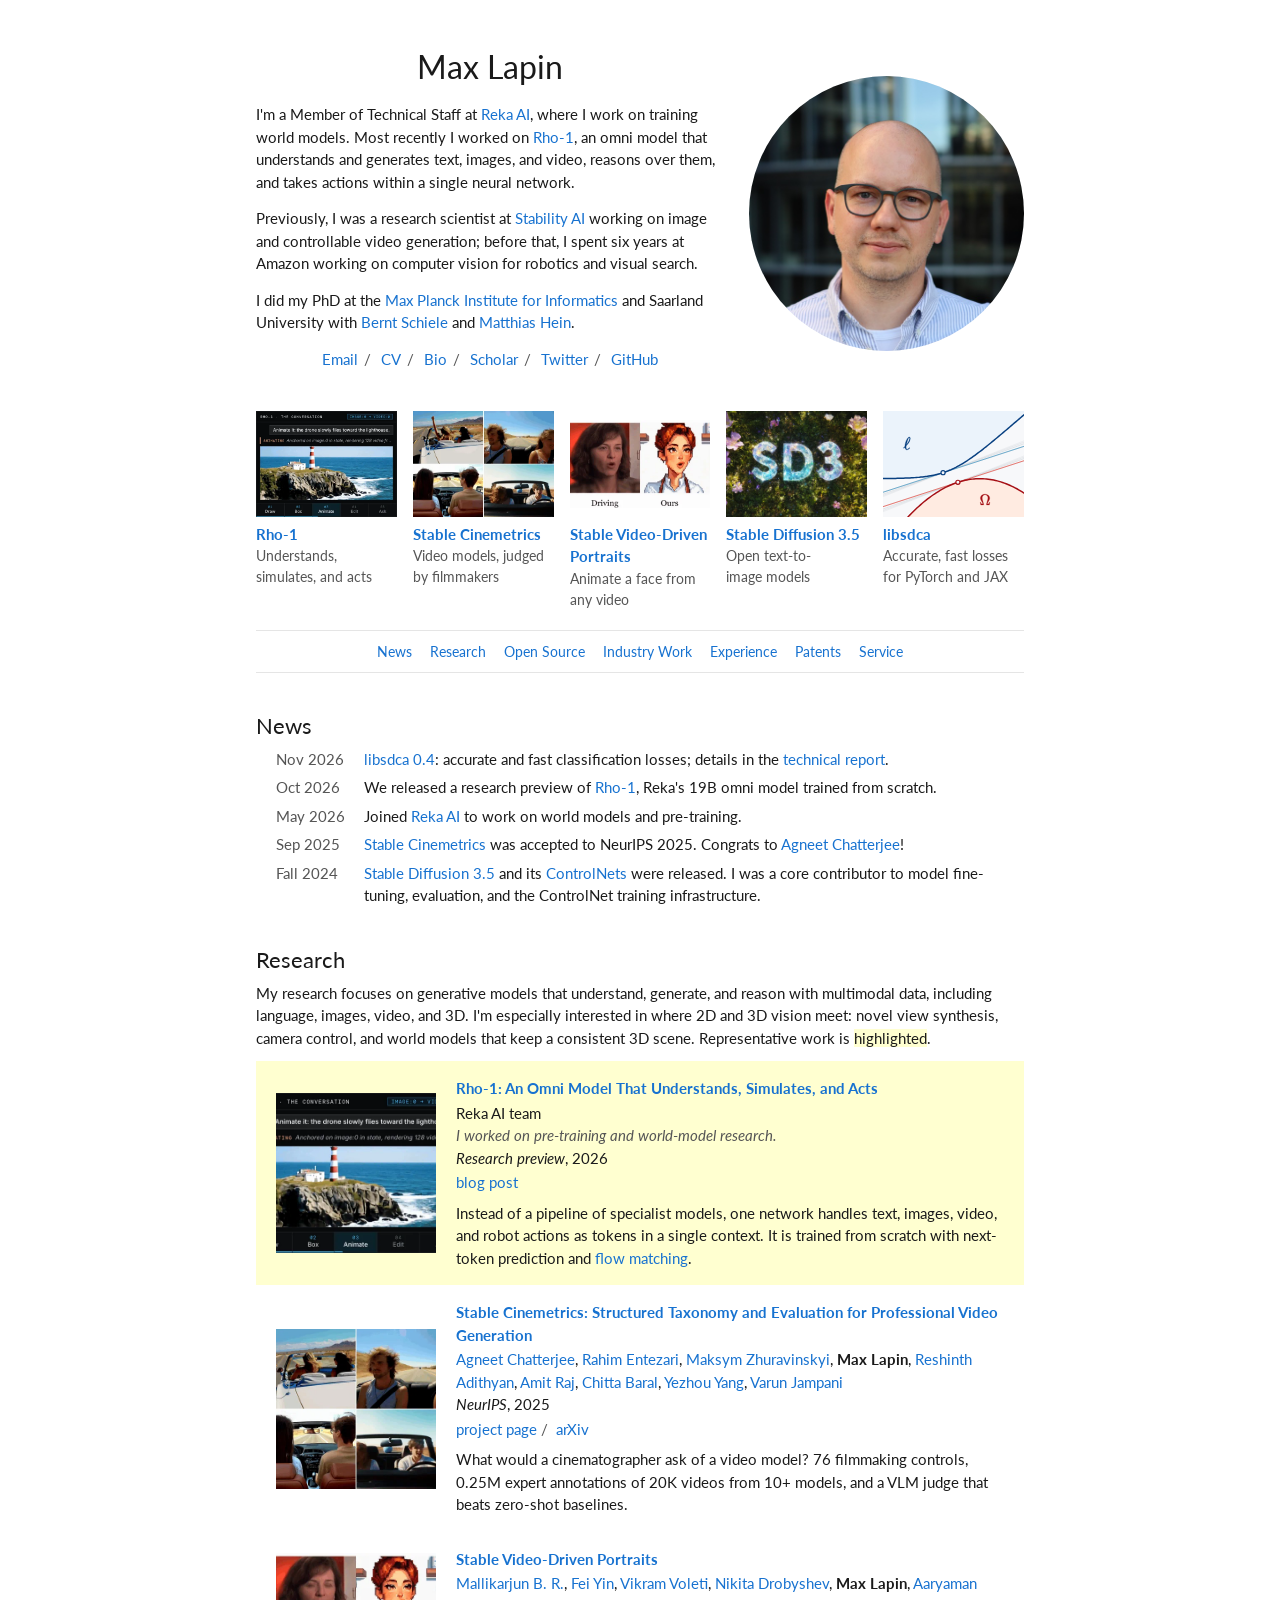
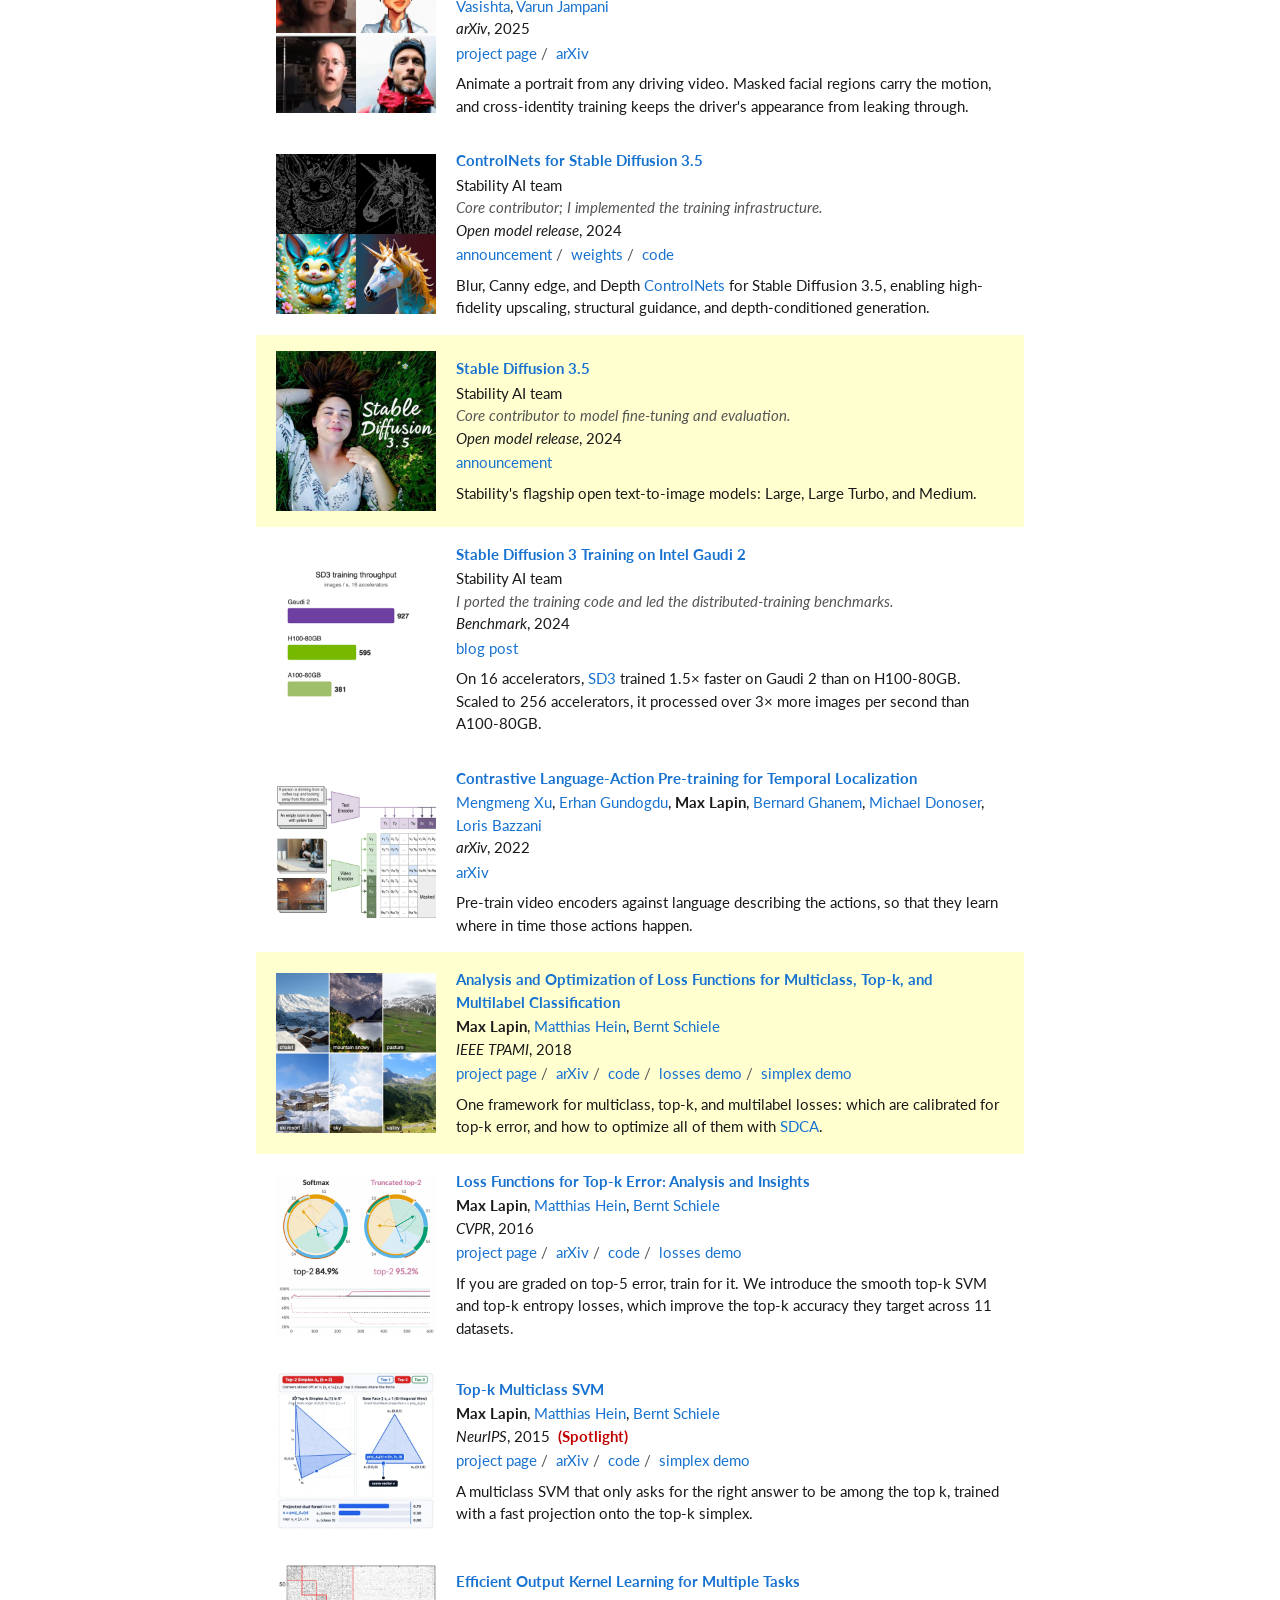
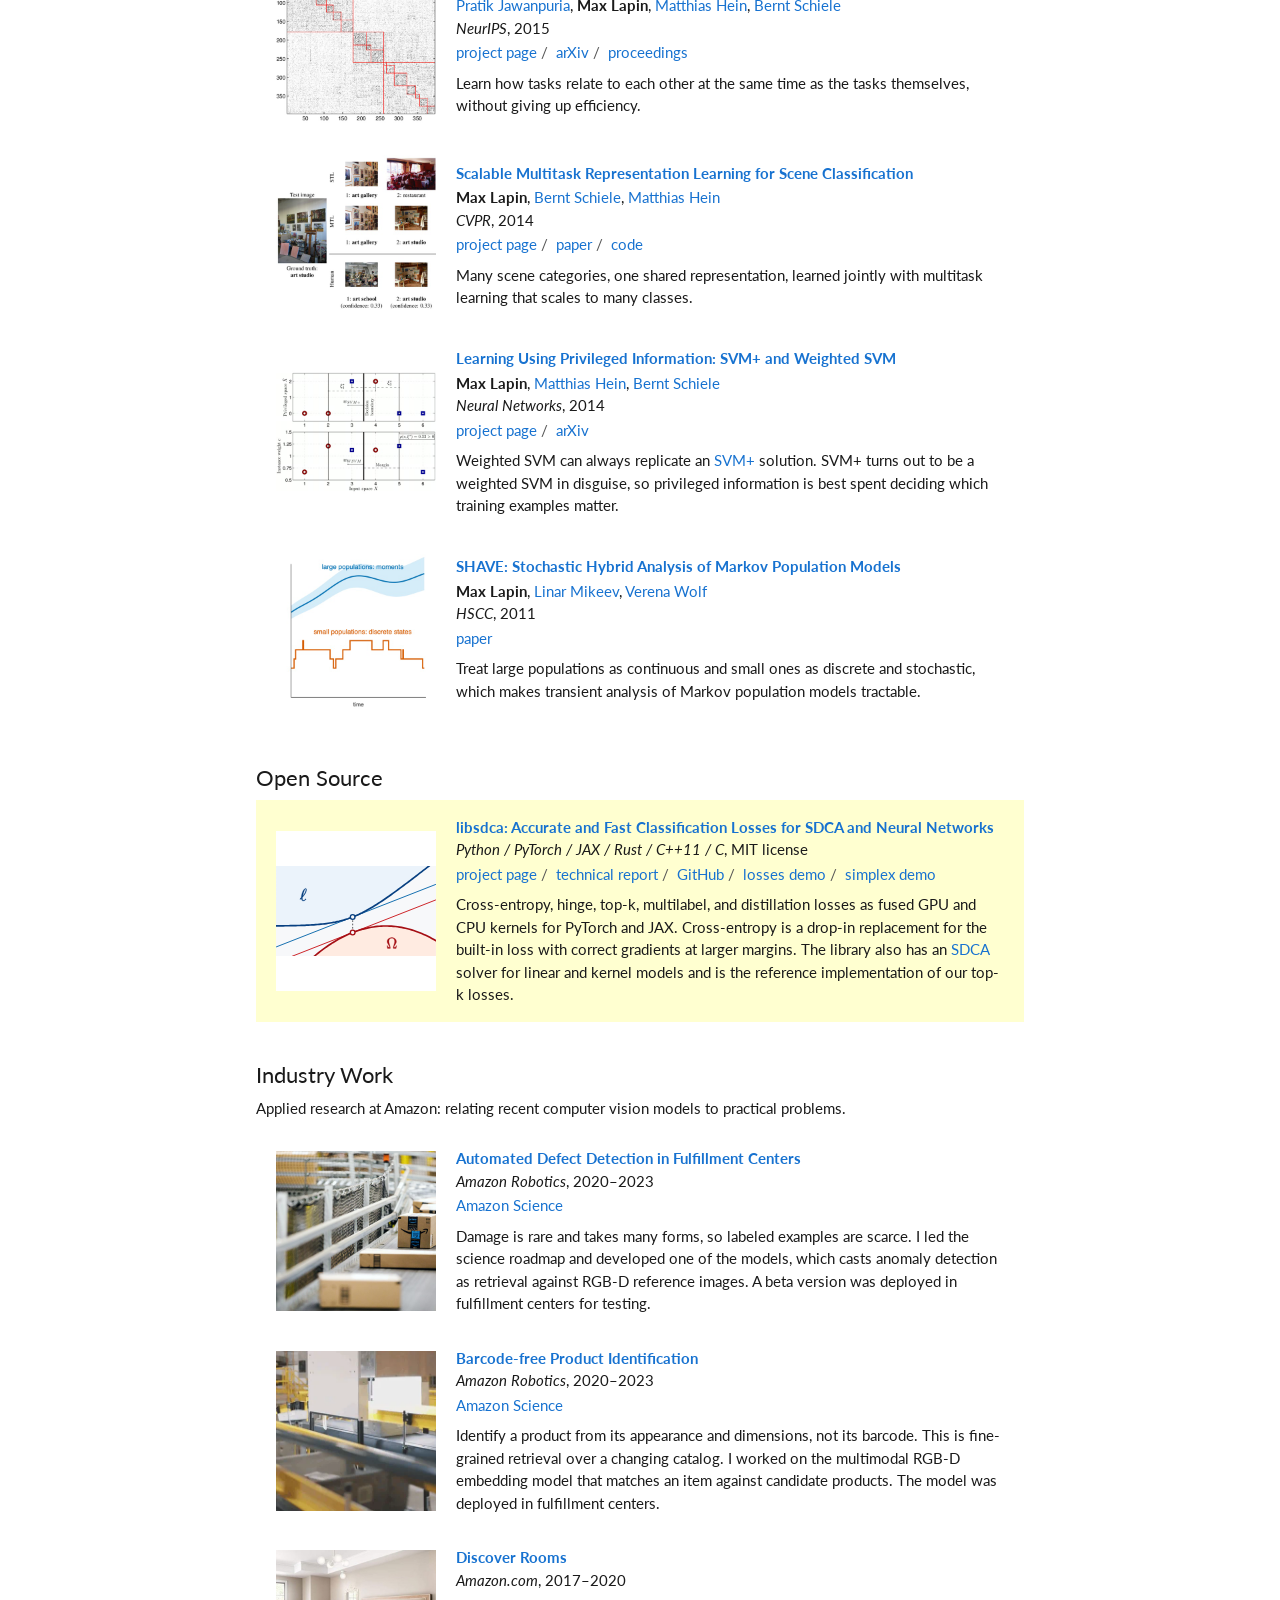
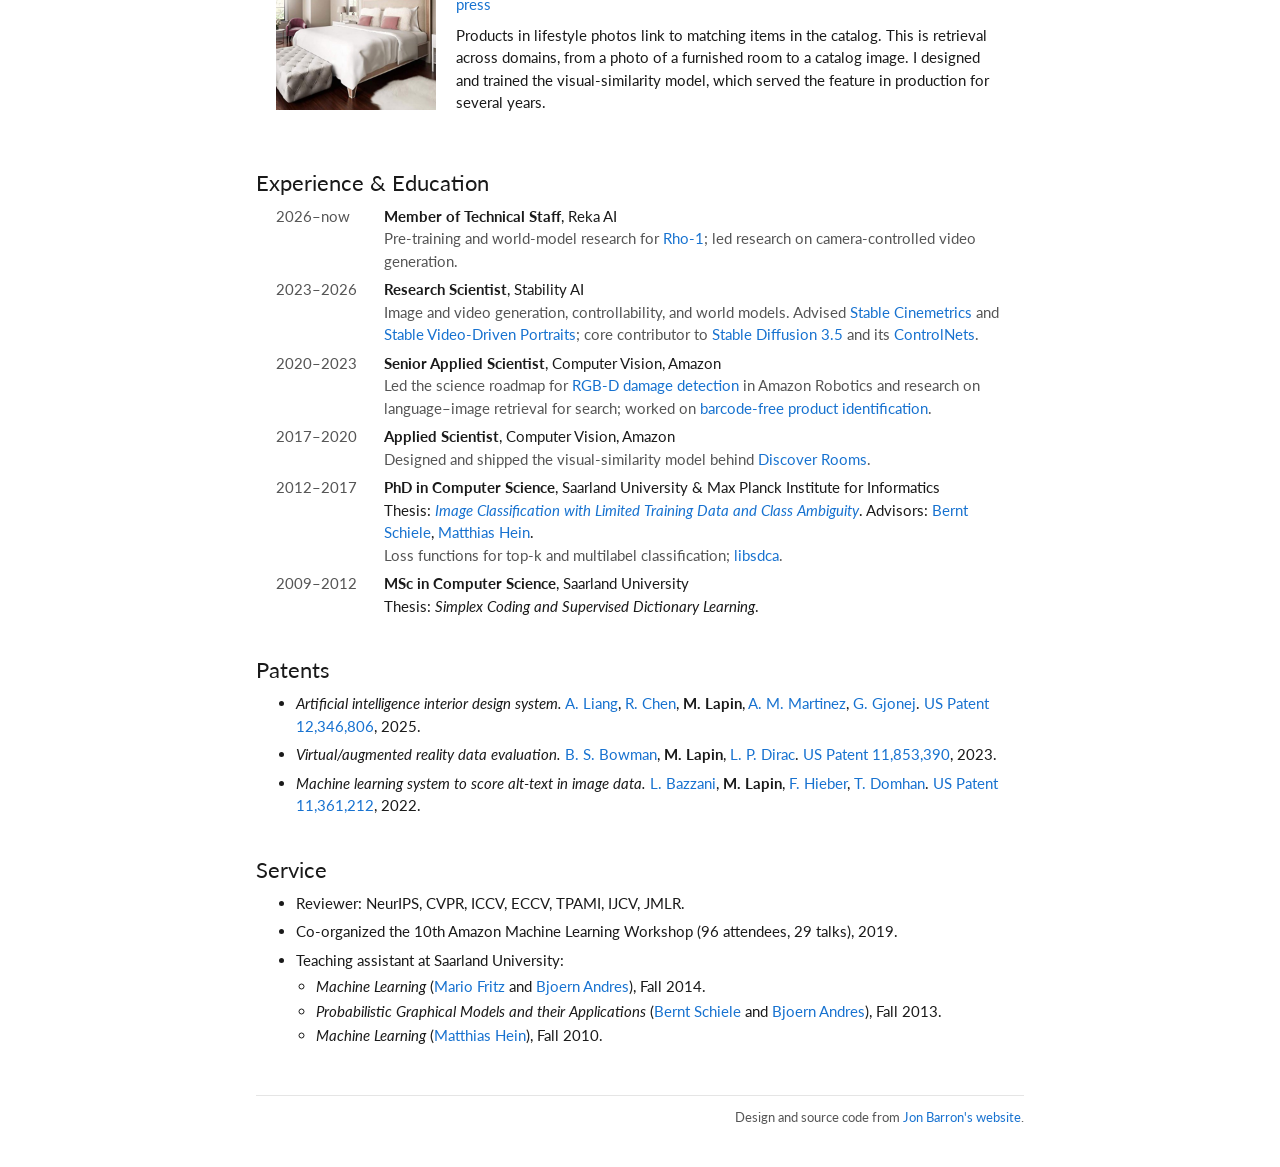
<file: index.html>
<!DOCTYPE html>
<html lang="en">
<head>
  <meta charset="utf-8">
  <meta name="viewport" content="width=device-width, initial-scale=1">
  <title>Max Lapin</title>
  <meta name="author" content="Max Lapin">
  <meta name="description" content="Max Lapin, Member of Technical Staff at Reka AI. Research on multimodal pre-training, video generation, and world models.">
  <meta property="og:title" content="Max Lapin">
  <meta property="og:description" content="Multimodal pre-training, video generation, and world models.">
  <meta property="og:type" content="website">
  <meta name="twitter:card" content="summary">
  <meta name="twitter:creator" content="@mlapin_">
  <link rel="icon" type="image/png" href="images/favicon.png">
  <link rel="preconnect" href="https://fonts.googleapis.com">
  <link rel="preconnect" href="https://fonts.gstatic.com" crossorigin>
  <link href="https://fonts.googleapis.com/css2?family=Lato:wght@400;700&display=swap" rel="stylesheet">
  <link rel="stylesheet" href="stylesheet.css">
</head>

<body>
<div class="page">

  <!-- ================= intro ================= -->
  <header class="intro">
    <div>
      <h1 class="name">Max Lapin</h1>
      <p>
        I'm a Member of Technical Staff at <a href="https://reka.ai/">Reka AI</a>, where I work on
        training world models. Most recently I worked on
        <a href="https://reka.ai/labs/research/rho-1-collapsing-the-multimodal-stack">Rho-1</a>, an omni model
        that understands and generates text, images, and video, reasons over them, and takes actions within a single
        neural network.
      </p>
      <p>
        Previously, I was a research scientist at <a href="https://stability.ai/">Stability AI</a> working on image and
        controllable video generation; before that, I spent six years at Amazon working on computer vision for robotics
        and visual search.
      </p>
      <p>
        I did my PhD at the <a href="https://www.mpi-inf.mpg.de/">Max Planck Institute for Informatics</a> and Saarland
        University with <a href="https://www.mpi-inf.mpg.de/departments/computer-vision-and-machine-learning/people/bernt-schiele">Bernt Schiele</a>
        and <a href="https://uni-tuebingen.de/en/fakultaeten/mathematisch-naturwissenschaftliche-fakultaet/fachbereiche/informatik/lehrstuehle/maschinelles-lernen/team/prof-dr-matthias-hein/">Matthias Hein</a>.
      </p>
      <p class="contact">
        <a href="mailto:maksim.lapin@gmail.com">Email</a><span class="sep">/</span>
        <a href="cv.pdf">CV</a><span class="sep">/</span>
        <a href="bio.txt">Bio</a><span class="sep">/</span>
        <a href="https://scholar.google.com/citations?user=axpNZUAAAAAJ">Scholar</a><span class="sep">/</span>
        <a href="https://x.com/mlapin_">Twitter</a><span class="sep">/</span>
        <a href="https://github.com/mlapin">GitHub</a>
      </p>
    </div>
    <div class="portrait thumb">
      Portrait<br>images/max.jpg
      <img src="images/max.jpg" alt="Photo of Max Lapin" onerror="this.remove()">
    </div>
  </header>

  <!-- Highlights: the few things to remember, one gloss each (after Ben Mildenhall's page). -->
  <section class="highlights" aria-label="Highlights">
    <a class="card" href="https://reka.ai/labs/research/rho-1-collapsing-the-multimodal-stack">
      <span class="thumb">Rho-1<picture><source media="(prefers-reduced-motion: reduce)" srcset="images/rho1_multimodal_session_still.webp"><img src="images/rho1_multimodal_session.webp" alt="" loading="lazy" onerror="this.remove()"></picture></span>
      <span class="card-title">Rho-1</span>
      <span class="gloss">Understands, simulates, and acts</span>
    </a>
    <a class="card" href="https://stable-cinemetrics.github.io/">
      <span class="thumb">Stable Cinemetrics<picture><source media="(prefers-reduced-motion: reduce)" srcset="images/cinemetrics_convertible_4x3_still.webp"><img src="images/cinemetrics_convertible_4x3.webp" alt="" loading="lazy" onerror="this.remove()"></picture></span>
      <span class="card-title">Stable Cinemetrics</span>
      <span class="gloss">Video models, judged by filmmakers</span>
    </a>
    <a class="card" href="https://stable-video-driven-portraits.github.io/">
      <span class="thumb">Stable Video-Driven Portraits<picture><source media="(prefers-reduced-motion: reduce)" srcset="images/portraits_cross2_labeled_still.webp"><img class="contain" src="images/portraits_cross2_labeled.webp" alt="" loading="lazy" onerror="this.remove()"></picture></span>
      <span class="card-title">Stable Video-Driven Portraits</span>
      <span class="gloss">Animate a face from any video</span>
    </a>
    <a class="card" href="https://stability.ai/news-updates/introducing-stable-diffusion-3-5">
      <span class="thumb">SD3.5<img src="images/sd35_text.jpg" alt="" loading="lazy" onerror="this.remove()"></span>
      <span class="card-title">Stable Diffusion 3.5</span>
      <span class="gloss">Open text-to-image models</span>
    </a>
    <a class="card" href="/libsdca/">
      <span class="thumb">libsdca<picture><source media="(prefers-reduced-motion: reduce)" srcset="images/libsdca-thumb_4x3_still.svg"><img src="images/libsdca-thumb_4x3.svg" alt="" loading="lazy" onerror="this.remove()"></picture></span>
      <span class="card-title">libsdca</span>
      <span class="gloss">Accurate, fast losses for PyTorch and JAX</span>
    </a>
  </section>

  <nav class="section-nav" aria-label="Sections">
    <a href="#news">News</a>
    <a href="#research">Research</a>
    <a href="#open-source">Open Source</a>
    <a href="#industry">Industry Work</a>
    <a href="#experience">Experience</a>
    <a href="#patents">Patents</a>
    <a href="#service">Service</a>
  </nav>

  <!-- ================= news =================
       Keep this to the last ~5 items; move older ones out rather than letting the list grow. -->
  <section id="news">
    <h2>News</h2>
    <ul class="news">
      <li><span class="date">Nov 2026</span><span><a href="/libsdca/">libsdca 0.4</a>: accurate and fast classification
        losses; details in the <a href="/libsdca/report/">technical report</a>.</span></li>
      <li><span class="date">Oct 2026</span><span>We released a research preview of
        <a href="https://reka.ai/labs/research/rho-1-collapsing-the-multimodal-stack">Rho-1</a>, Reka's 19B
        omni model trained from scratch.</span></li>
      <li><span class="date">May 2026</span><span>Joined <a href="https://reka.ai/">Reka AI</a> to work on world models and
        pre-training.</span></li>
      <li><span class="date">Sep 2025</span><span><a href="https://arxiv.org/abs/2509.26555">Stable Cinemetrics</a> was
        accepted to NeurIPS 2025. Congrats to <a href="https://agneetchatterjee.com/">Agneet Chatterjee</a>!</span></li>
      <li><span class="date">Fall 2024</span><span><a href="https://stability.ai/news-updates/introducing-stable-diffusion-3-5">Stable Diffusion 3.5</a> and its
        <a href="https://stability.ai/news-updates/sd3-5-large-controlnets">ControlNets</a> were released. I was a core
        contributor to model fine-tuning, evaluation, and the ControlNet training infrastructure.</span></li>
    </ul>
  </section>

  <!-- ================= research ================= -->
  <section id="research">
    <h2>Research</h2>
    <p class="section-intro">
      My research focuses on generative models that understand, generate, and reason with multimodal data, including
      language, images, video, and 3D. I'm especially interested in where 2D and 3D vision meet: novel view synthesis,
      camera control, and world models that keep a consistent 3D scene. Representative work is
      <span class="mark">highlighted</span>.
    </p>

    <div class="entries">

      <article class="entry highlight">
        <div class="thumb">
          Rho-1
          <picture><source media="(prefers-reduced-motion: reduce)" srcset="images/rho1_multimodal_session_still.webp"><img src="images/rho1_multimodal_session.webp" alt="Rho-1 single-session multimodal workflow" loading="lazy" onerror="this.remove()"></picture>
        </div>
        <div>
          <a class="title" href="https://reka.ai/labs/research/rho-1-collapsing-the-multimodal-stack">Rho-1: An Omni Model That Understands, Simulates, and Acts</a>
          <div class="authors">Reka AI team</div>
          <div class="role">I worked on pre-training and world-model research.</div>
          <div><span class="venue">Research preview</span>, 2026</div>
          <div class="links">
            <a href="https://reka.ai/labs/research/rho-1-collapsing-the-multimodal-stack">blog post</a>
          </div>
          <p>
            Instead of a pipeline of specialist models, one network handles text, images, video, and robot actions as
            tokens in a single context. It is trained from scratch with next-token prediction and
            <a href="https://arxiv.org/abs/2210.02747" title="Lipman et al., Flow Matching for Generative Modeling, ICLR 2023">flow matching</a>.
          </p>
        </div>
      </article>

      <article class="entry">
        <div class="thumb">
          Stable Cinemetrics
          <picture><source media="(prefers-reduced-motion: reduce)" srcset="images/cinemetrics_convertible_2x2_still.webp"><img src="images/cinemetrics_convertible_2x2.webp" alt="Stable Cinemetrics 2x2 video comparison on convertible desert highway dialogue prompt" loading="lazy" onerror="this.remove()"></picture>
        </div>
        <div>
          <a class="title" href="https://stable-cinemetrics.github.io/">Stable Cinemetrics: Structured Taxonomy and Evaluation for Professional Video Generation</a>
          <div class="authors">
            <a href="https://agneetchatterjee.com/">Agneet Chatterjee</a>, <a href="https://rahimentezari.github.io/">Rahim Entezari</a>, <a href="https://scholar.google.com/citations?user=BLXPkDEAAAAJ">Maksym Zhuravinskyi</a>, <strong title="Published as Maksim Lapin">Max Lapin</strong>, <a href="https://reshinthadithyan.github.io/">Reshinth Adithyan</a>,
            <a href="https://amitraj93.github.io/">Amit Raj</a>, <a href="https://chitta.orissalinks.com/www/">Chitta Baral</a>, <a href="https://faculty.engineering.asu.edu/yezhouyang/">Yezhou Yang</a>, <a href="https://varunjampani.github.io/">Varun Jampani</a>
          </div>
          <div><span class="venue">NeurIPS</span>, 2025</div>
          <div class="links">
            <a href="https://stable-cinemetrics.github.io/">project page</a><span class="sep">/</span>
            <a href="https://arxiv.org/abs/2509.26555">arXiv</a>
          </div>
          <p>
            What would a cinematographer ask of a video model? 76 filmmaking controls, 0.25M expert annotations of 20K
            videos from 10+ models, and a VLM judge that beats zero-shot baselines.
          </p>
        </div>
      </article>

      <article class="entry">
        <div class="thumb">
          Stable Video-Driven Portraits
          <picture><source media="(prefers-reduced-motion: reduce)" srcset="images/portraits_cross_2x2_still.webp"><img src="images/portraits_cross_2x2.webp" alt="Cross-reenactment of portraits from driving videos" loading="lazy" onerror="this.remove()"></picture>
        </div>
        <div>
          <a class="title" href="https://stable-video-driven-portraits.github.io/">Stable Video-Driven Portraits</a>
          <div class="authors">
            <a href="https://scholar.google.com/citations?user=NlAB4EsAAAAJ">Mallikarjun B. R.</a>, <a href="https://feiiyin.github.io/">Fei Yin</a>, <a href="https://voletiv.github.io/">Vikram Voleti</a>, <a href="https://neeek2303.github.io/">Nikita Drobyshev</a>, <strong title="Published as Maksim Lapin">Max Lapin</strong>, <a href="https://www.aaryaman.net/">Aaryaman Vasishta</a>,
            <a href="https://varunjampani.github.io/">Varun Jampani</a>
          </div>
          <div><span class="venue">arXiv</span>, 2025</div>
          <div class="links">
            <a href="https://stable-video-driven-portraits.github.io/">project page</a><span class="sep">/</span>
            <a href="https://arxiv.org/abs/2509.17476">arXiv</a>
          </div>
          <p>
            Animate a portrait from any driving video. Masked facial regions carry the motion, and cross-identity
            training keeps the driver's appearance from leaking through.
          </p>
        </div>
      </article>

      <article class="entry">
        <div class="thumb">
          SD3.5 ControlNets
          <img src="images/sd35_controlnets.jpg" alt="Canny edge conditioning and generated images with Stable Diffusion 3.5 ControlNets" loading="lazy" onerror="this.remove()">
        </div>
        <div>
          <a class="title" href="https://stability.ai/news-updates/sd3-5-large-controlnets">ControlNets for Stable Diffusion 3.5</a>
          <div class="authors">Stability AI team</div>
          <div class="role">Core contributor; I implemented the training infrastructure.</div>
          <div><span class="venue">Open model release</span>, 2024</div>
          <div class="links">
            <a href="https://stability.ai/news-updates/sd3-5-large-controlnets">announcement</a><span class="sep">/</span>
            <a href="https://huggingface.co/stabilityai/stable-diffusion-3.5-controlnets">weights</a><span class="sep">/</span>
            <a href="https://github.com/Stability-AI/sd3.5/">code</a>
          </div>
          <p>
            Blur, Canny edge, and Depth
            <a href="https://arxiv.org/abs/2302.05543" title="Zhang, Rao, and Agrawala, Adding Conditional Control to Text-to-Image Diffusion Models, ICCV 2023">ControlNets</a> for Stable Diffusion 3.5, enabling high-fidelity upscaling,
            structural guidance, and depth-conditioned generation.
          </p>
        </div>
      </article>

      <article class="entry highlight">
        <div class="thumb">
          Stable Diffusion 3.5
          <img src="images/sd35.jpg" alt="Images generated by Stable Diffusion 3.5" loading="lazy" onerror="this.remove()">
        </div>
        <div>
          <a class="title" href="https://stability.ai/news-updates/introducing-stable-diffusion-3-5">Stable Diffusion 3.5</a>
          <div class="authors">Stability AI team</div>
          <div class="role">Core contributor to model fine-tuning and evaluation.</div>
          <div><span class="venue">Open model release</span>, 2024</div>
          <div class="links">
            <a href="https://stability.ai/news-updates/introducing-stable-diffusion-3-5">announcement</a>
          </div>
          <p>
            Stability's flagship open text-to-image models: Large, Large Turbo, and Medium.
          </p>
        </div>
      </article>

      <article class="entry">
        <div class="thumb">
          SD3 on Gaudi 2
          <img src="images/gaudi.jpg" alt="SD3 training throughput on 16 accelerators: Gaudi 2, H100, A100" loading="lazy" onerror="this.remove()">
        </div>
        <div>
          <a class="title" href="https://stability.ai/news-updates/putting-the-ai-supercomputer-to-work">Stable Diffusion 3 Training on Intel Gaudi 2</a>
          <div class="authors">Stability AI team</div>
          <div class="role">I ported the training code and led the distributed-training benchmarks.</div>
          <div><span class="venue">Benchmark</span>, 2024</div>
          <div class="links">
            <a href="https://stability.ai/news-updates/putting-the-ai-supercomputer-to-work">blog post</a>
          </div>
          <p>
            On 16 accelerators,
            <a href="https://arxiv.org/abs/2403.03206" title="Esser et al., Scaling Rectified Flow Transformers for High-Resolution Image Synthesis, ICML 2024">SD3</a> trained 1.5&times; faster on Gaudi 2 than on H100-80GB. Scaled to 256
            accelerators, it processed over 3&times; more images per second than A100-80GB.
          </p>
        </div>
      </article>


      <article class="entry">
        <div class="thumb">
          CLAP
          <img src="images/clap.jpg" alt="Language-action alignment for temporal localization" loading="lazy" onerror="this.remove()">
        </div>
        <div>
          <a class="title" href="https://arxiv.org/abs/2204.12293">Contrastive Language-Action Pre-training for Temporal Localization</a>
          <div class="authors">
            <a href="https://mengmengxu.netlify.app/">Mengmeng Xu</a>, <a href="https://egundogdu.github.io/">Erhan Gundogdu</a>, <strong title="Published as Maksim Lapin">Max Lapin</strong>, <a href="https://www.bernardghanem.com/">Bernard Ghanem</a>, <a href="https://mike-dono-0815.github.io/homepage/">Michael Donoser</a>, <a href="https://lorisbaz.github.io/">Loris Bazzani</a>
          </div>
          <div><span class="venue">arXiv</span>, 2022</div>
          <div class="links">
            <a href="https://arxiv.org/abs/2204.12293">arXiv</a>
          </div>
          <p>
            Pre-train video encoders against language describing the actions, so that they learn where in time
            those actions happen.
          </p>
        </div>
      </article>

      <article class="entry highlight">
        <div class="thumb">
          Top-k losses (TPAMI)
          <img src="images/topk_tpami.jpg" alt="SUN397 scenes with ambiguous labels" loading="lazy" onerror="this.remove()">
        </div>
        <div>
          <a class="title" href="https://arxiv.org/abs/1612.03663">Analysis and Optimization of Loss Functions for Multiclass, Top-k, and Multilabel Classification</a>
          <div class="authors"><strong title="Published as Maksim Lapin">Max Lapin</strong>, <a href="https://uni-tuebingen.de/en/fakultaeten/mathematisch-naturwissenschaftliche-fakultaet/fachbereiche/informatik/lehrstuehle/maschinelles-lernen/team/prof-dr-matthias-hein/">Matthias Hein</a>, <a href="https://www.mpi-inf.mpg.de/departments/computer-vision-and-machine-learning/people/bernt-schiele">Bernt Schiele</a></div>
          <div><span class="venue">IEEE TPAMI</span>, 2018</div>
          <div class="links">
            <a href="https://www.mpi-inf.mpg.de/departments/computer-vision-and-machine-learning/research/object-recognition-and-scene-understanding/loss-functions-for-top-k-error">project page</a><span class="sep">/</span>
            <a href="https://arxiv.org/abs/1612.03663">arXiv</a><span class="sep">/</span>
            <a href="/libsdca/">code</a><span class="sep">/</span>
            <a href="topk/demo.html" title="Interactive demo: how softmax and top-k losses train a linear model">losses demo</a><span class="sep">/</span>
            <a href="topk/simplex.html" title="Interactive demo: projection onto the top-k simplex">simplex demo</a>
          </div>
          <p>
            One framework for multiclass, top-k, and multilabel losses: which are calibrated for top-k error, and how
            to optimize all of them with
            <a href="https://www.jmlr.org/papers/v14/shalev-shwartz13a.html" title="Shalev-Shwartz and Zhang, Stochastic Dual Coordinate Ascent Methods for Regularized Loss Minimization, JMLR 2013">SDCA</a>.
          </p>
        </div>
      </article>

      <article class="entry">
        <div class="thumb">
          Top-k Error (CVPR)
          <picture><source media="(prefers-reduced-motion: reduce)" srcset="images/topk_demo_still.webp"><img class="contain" src="images/topk_demo.gif" alt="Animated training of softmax and truncated top-2 entropy on the circle data: top-2 accuracy 85% vs. 95%" loading="lazy" onerror="this.remove()"></picture>
        </div>
        <div>
          <a class="title" href="https://arxiv.org/abs/1512.00486">Loss Functions for Top-k Error: Analysis and Insights</a>
          <div class="authors"><strong title="Published as Maksim Lapin">Max Lapin</strong>, <a href="https://uni-tuebingen.de/en/fakultaeten/mathematisch-naturwissenschaftliche-fakultaet/fachbereiche/informatik/lehrstuehle/maschinelles-lernen/team/prof-dr-matthias-hein/">Matthias Hein</a>, <a href="https://www.mpi-inf.mpg.de/departments/computer-vision-and-machine-learning/people/bernt-schiele">Bernt Schiele</a></div>
          <div><span class="venue">CVPR</span>, 2016</div>
          <div class="links">
            <a href="https://www.mpi-inf.mpg.de/departments/computer-vision-and-machine-learning/research/object-recognition-and-scene-understanding/loss-functions-for-top-k-error">project page</a><span class="sep">/</span>
            <a href="https://arxiv.org/abs/1512.00486">arXiv</a><span class="sep">/</span>
            <a href="/libsdca/">code</a><span class="sep">/</span>
            <a href="topk/demo.html" title="Interactive demo: how softmax and top-k losses train a linear model">losses demo</a>
          </div>
          <p>
            If you are graded on top-5 error, train for it. We introduce the smooth top-k SVM and top-k entropy losses,
            which improve the top-k accuracy they target across 11 datasets.
          </p>
        </div>
      </article>

      <article class="entry">
        <div class="thumb">
          Top-k SVM
          <picture><source media="(prefers-reduced-motion: reduce)" srcset="images/topk_svm_still.webp"><img class="contain" src="images/topk_svm.webp" alt="Animated projection onto the top-k simplex for k = 1, 2, 3" loading="lazy" onerror="this.remove()"></picture>
        </div>
        <div>
          <a class="title" href="https://arxiv.org/abs/1511.06683">Top-k Multiclass SVM</a>
          <div class="authors"><strong title="Published as Maksim Lapin">Max Lapin</strong>, <a href="https://uni-tuebingen.de/en/fakultaeten/mathematisch-naturwissenschaftliche-fakultaet/fachbereiche/informatik/lehrstuehle/maschinelles-lernen/team/prof-dr-matthias-hein/">Matthias Hein</a>, <a href="https://www.mpi-inf.mpg.de/departments/computer-vision-and-machine-learning/people/bernt-schiele">Bernt Schiele</a></div>
          <div><span class="venue">NeurIPS</span>, 2015 &nbsp;<strong class="award">(Spotlight)</strong></div>
          <div class="links">
            <a href="https://www.mpi-inf.mpg.de/departments/computer-vision-and-machine-learning/research/object-recognition-and-scene-understanding/top-k-multiclass-svm">project page</a><span class="sep">/</span>
            <a href="https://arxiv.org/abs/1511.06683">arXiv</a><span class="sep">/</span>
            <a href="/libsdca/">code</a><span class="sep">/</span>
            <a href="topk/simplex.html" title="Interactive demo: projection onto the top-k simplex">simplex demo</a>
          </div>
          <p>
            A multiclass SVM that only asks for the right answer to be among the top k, trained with a fast projection
            onto the top-k simplex.
          </p>
        </div>
      </article>

      <article class="entry">
        <div class="thumb">
          Output Kernel Learning
          <img src="images/okl.jpg" alt="Learned sparse task-relationship matrix on SUN397" loading="lazy" onerror="this.remove()">
        </div>
        <div>
          <a class="title" href="https://arxiv.org/abs/1511.05706">Efficient Output Kernel Learning for Multiple Tasks</a>
          <div class="authors"><a href="https://pratikjawanpuria.com/">Pratik Jawanpuria</a>, <strong title="Published as Maksim Lapin">Max Lapin</strong>, <a href="https://uni-tuebingen.de/en/fakultaeten/mathematisch-naturwissenschaftliche-fakultaet/fachbereiche/informatik/lehrstuehle/maschinelles-lernen/team/prof-dr-matthias-hein/">Matthias Hein</a>, <a href="https://www.mpi-inf.mpg.de/departments/computer-vision-and-machine-learning/people/bernt-schiele">Bernt Schiele</a></div>
          <div><span class="venue">NeurIPS</span>, 2015</div>
          <div class="links">
            <a href="https://www.mpi-inf.mpg.de/departments/computer-vision-and-machine-learning/research/object-recognition-and-scene-understanding/output-kernel-learning">project page</a><span class="sep">/</span>
            <a href="https://arxiv.org/abs/1511.05706">arXiv</a><span class="sep">/</span>
            <a href="https://proceedings.neurips.cc/paper/2015/hash/a5cdd4aa0048b187f7182f1b9ce7a6a7-Abstract.html">proceedings</a>
          </div>
          <p>
            Learn how tasks relate to each other at the same time as the tasks themselves, without giving up
            efficiency.
          </p>
        </div>
      </article>

      <article class="entry">
        <div class="thumb">
          Multitask Scene Classification
          <img src="images/multitask.jpg" alt="Scene classification predictions comparing STL, MTL, and human judgments" loading="lazy" onerror="this.remove()">
        </div>
        <div>
          <a class="title" href="https://openaccess.thecvf.com/content_cvpr_2014/html/Lapin_Scalable_Multitask_Representation_2014_CVPR_paper.html">Scalable Multitask Representation Learning for Scene Classification</a>
          <div class="authors"><strong title="Published as Maksim Lapin">Max Lapin</strong>, <a href="https://www.mpi-inf.mpg.de/departments/computer-vision-and-machine-learning/people/bernt-schiele">Bernt Schiele</a>, <a href="https://uni-tuebingen.de/en/fakultaeten/mathematisch-naturwissenschaftliche-fakultaet/fachbereiche/informatik/lehrstuehle/maschinelles-lernen/team/prof-dr-matthias-hein/">Matthias Hein</a></div>
          <div><span class="venue">CVPR</span>, 2014</div>
          <div class="links">
            <a href="https://www.mpi-inf.mpg.de/departments/computer-vision-and-machine-learning/research/object-recognition-and-scene-understanding/scalable-multitask-representation-learning-for-scene-classification">project page</a><span class="sep">/</span>
            <a href="https://openaccess.thecvf.com/content_cvpr_2014/html/Lapin_Scalable_Multitask_Representation_2014_CVPR_paper.html">paper</a><span class="sep">/</span>
            <a href="https://github.com/mlapin/cvpr14mtl">code</a>
          </div>
          <p>
            Many scene categories, one shared representation, learned jointly with multitask learning that scales to
            many classes.
          </p>
        </div>
      </article>

      <article class="entry">
        <div class="thumb">
          SVM+
          <img src="images/svmplus.jpg" alt="Weighted SVM replicating an SVM+ solution" loading="lazy" onerror="this.remove()">
        </div>
        <div>
          <a class="title" href="https://arxiv.org/abs/1306.3161">Learning Using Privileged Information: SVM+ and Weighted SVM</a>
          <div class="authors"><strong title="Published as Maksim Lapin">Max Lapin</strong>, <a href="https://uni-tuebingen.de/en/fakultaeten/mathematisch-naturwissenschaftliche-fakultaet/fachbereiche/informatik/lehrstuehle/maschinelles-lernen/team/prof-dr-matthias-hein/">Matthias Hein</a>, <a href="https://www.mpi-inf.mpg.de/departments/computer-vision-and-machine-learning/people/bernt-schiele">Bernt Schiele</a></div>
          <div><span class="venue">Neural Networks</span>, 2014</div>
          <div class="links">
            <a href="https://www.mpi-inf.mpg.de/departments/computer-vision-and-machine-learning/research/object-recognition-and-scene-understanding/learning-using-privileged-information-svm-and-weighted-svm">project page</a><span class="sep">/</span>
            <a href="https://arxiv.org/abs/1306.3161">arXiv</a>
          </div>
          <p>
            Weighted SVM can always replicate an
            <a href="https://doi.org/10.1016/j.neunet.2009.06.042" title="Vapnik and Vashist, A New Learning Paradigm: Learning Using Privileged Information, Neural Networks 2009">SVM+</a> solution. SVM+ turns out to be a weighted SVM in disguise, so
            privileged information is best spent deciding which training examples matter.
          </p>
        </div>
      </article>

      <article class="entry">
        <div class="thumb">
          SHAVE
          <img src="images/shave.jpg" alt="Illustration: moments for large populations, discrete states for small ones" loading="lazy" onerror="this.remove()">
        </div>
        <div>
          <a class="title" href="https://doi.org/10.1145/1967701.1967746">SHAVE: Stochastic Hybrid Analysis of Markov Population Models</a>
          <div class="authors"><strong title="Published as Maksim Lapin">Max Lapin</strong>, <a href="https://mosi.uni-saarland.de/people/linar/">Linar Mikeev</a>, <a href="https://mosi.uni-saarland.de/people/verena/">Verena Wolf</a></div>
          <div><span class="venue">HSCC</span>, 2011</div>
          <div class="links">
            <a href="https://doi.org/10.1145/1967701.1967746">paper</a>
          </div>
          <p>
            Treat large populations as continuous and small ones as discrete and stochastic, which makes transient
            analysis of Markov population models tractable.
          </p>
        </div>
      </article>

    </div>
  </section>

  <!-- ================= open source ================= -->
  <section id="open-source">
    <h2>Open Source</h2>
    <div class="entries">
      <article class="entry highlight">
        <div class="thumb">
          libsdca
          <picture><source media="(max-width: 640px) and (prefers-reduced-motion: reduce)" srcset="images/libsdca-thumb_16x9_still.svg"><source media="(prefers-reduced-motion: reduce)" srcset="images/libsdca-thumb_still.svg"><source media="(max-width: 640px)" srcset="images/libsdca-thumb_16x9.svg"><img class="contain" src="images/libsdca-thumb.svg" alt="A loss and a negated regularizer with a pair of parallel tangents: the tangents settle at the optimum, where the distance between them equals the smallest distance between the two curves" loading="lazy" onerror="this.remove()"></picture>
        </div>
        <div>
          <a class="title" href="/libsdca/">libsdca: Accurate and Fast Classification Losses for SDCA and Neural Networks</a>
          <div><span class="venue">Python / PyTorch / JAX / Rust / C++11 / C</span>, MIT license</div>
          <div class="links">
            <a href="/libsdca/">project page</a><span class="sep">/</span>
            <a href="/libsdca/report/">technical report</a><span class="sep">/</span>
            <a href="https://github.com/mlapin/libsdca">GitHub</a><span class="sep">/</span>
            <a href="topk/demo.html" title="Interactive demo: how softmax and top-k losses train a linear model">losses demo</a><span class="sep">/</span>
            <a href="topk/simplex.html" title="Interactive demo: projection onto the top-k simplex">simplex demo</a>
          </div>
          <p>
            Cross-entropy, hinge, top-k, multilabel, and distillation losses as fused GPU and CPU kernels for PyTorch
            and JAX. Cross-entropy is a drop-in replacement for the built-in loss with correct gradients at larger
            margins. The library also has an
            <a href="https://www.jmlr.org/papers/v14/shalev-shwartz13a.html" title="Shalev-Shwartz and Zhang, Stochastic Dual Coordinate Ascent Methods for Regularized Loss Minimization, JMLR 2013">SDCA</a> solver
            for linear and kernel models and is the reference implementation of our top-k losses.
          </p>
        </div>
      </article>
    </div>
  </section>

  <!-- ================= industry work ================= -->
  <section id="industry">
    <h2>Industry Work</h2>
    <p class="section-intro">
      Applied research at Amazon: relating recent computer vision models to practical problems.
    </p>

    <div class="entries">

      <article class="entry">
        <div class="thumb">
          Defect Detection
          <img src="images/defects.jpg" alt="Damaged item detection in a fulfillment center" loading="lazy" onerror="this.remove()">
        </div>
        <div>
          <a class="title" href="https://www.amazon.science/latest-news/the-surprisingly-subtle-challenge-of-automating-damage-detection">Automated Defect Detection in Fulfillment Centers</a>
          <div><span class="venue">Amazon Robotics</span>, 2020&ndash;2023</div>
          <div class="links">
            <a href="https://www.amazon.science/latest-news/the-surprisingly-subtle-challenge-of-automating-damage-detection">Amazon Science</a>
          </div>
          <p>
            Damage is rare and takes many forms, so labeled examples are scarce. I led the science roadmap and
            developed one of the models, which casts anomaly detection as retrieval against RGB-D reference
            images. A beta version was deployed in fulfillment centers for testing.
          </p>
        </div>
      </article>

      <article class="entry">
        <div class="thumb">
          Barcode-free ID
          <picture><source media="(prefers-reduced-motion: reduce)" srcset="images/barcodefree_scanner_still.webp"><img src="images/barcodefree_scanner.webp" alt="Product identification without barcodes" loading="lazy" onerror="this.remove()"></picture>
        </div>
        <div>
          <a class="title" href="https://www.amazon.science/latest-news/how-amazon-robotics-is-working-on-new-ways-to-eliminate-the-need-for-barcodes">Barcode-free Product Identification</a>
          <div><span class="venue">Amazon Robotics</span>, 2020&ndash;2023</div>
          <div class="links">
            <a href="https://www.amazon.science/latest-news/how-amazon-robotics-is-working-on-new-ways-to-eliminate-the-need-for-barcodes">Amazon Science</a>
          </div>
          <p>
            Identify a product from its appearance and dimensions, not its barcode. This is fine-grained retrieval
            over a changing catalog. I worked on the multimodal RGB-D embedding model that matches an item
            against candidate products. The model was deployed in fulfillment centers.
          </p>
        </div>
      </article>

      <article class="entry">
        <div class="thumb">
          Discover Rooms
          <img src="images/rooms.jpg" alt="Shoppable lifestyle image" loading="lazy" onerror="this.remove()">
        </div>
        <div>
          <a class="title" href="https://www.yahoo.com/entertainment/secret-amazon-feature-makes-easy-170000535.html">Discover Rooms</a>
          <div><span class="venue">Amazon.com</span>, 2017&ndash;2020</div>
          <div class="links">
            <a href="https://www.yahoo.com/entertainment/secret-amazon-feature-makes-easy-170000535.html">press</a>
          </div>
          <p>
            Products in lifestyle photos link to matching items in the catalog. This is retrieval across domains,
            from a photo of a furnished room to a catalog image. I designed and trained the visual-similarity model,
            which served the feature in production for several years.
          </p>
        </div>
      </article>

    </div>
  </section>

  <!-- ================= experience ================= -->
  <section id="experience">
    <h2>Experience &amp; Education</h2>
    <dl class="timeline">
      <dt>2026&ndash;now</dt>
      <dd><strong>Member of Technical Staff</strong>, Reka AI<br>
        <span class="what">Pre-training and world-model research for <a href="https://reka.ai/labs/research/rho-1-collapsing-the-multimodal-stack">Rho-1</a>; led research on camera-controlled video generation.</span></dd>
      <dt>2023&ndash;2026</dt>
      <dd><strong>Research Scientist</strong>, Stability AI<br>
        <span class="what">Image and video generation, controllability, and world models. Advised <a href="https://stable-cinemetrics.github.io/">Stable Cinemetrics</a> and <a href="https://stable-video-driven-portraits.github.io/">Stable Video-Driven Portraits</a>; core contributor to <a href="https://stability.ai/news-updates/introducing-stable-diffusion-3-5">Stable Diffusion 3.5</a> and its <a href="https://stability.ai/news-updates/sd3-5-large-controlnets">ControlNets</a>.</span></dd>
      <dt>2020&ndash;2023</dt>
      <dd><strong>Senior Applied Scientist</strong>, Computer Vision, Amazon<br>
        <span class="what">Led the science roadmap for <a href="https://www.amazon.science/latest-news/the-surprisingly-subtle-challenge-of-automating-damage-detection">RGB-D damage detection</a> in Amazon Robotics and research on language&ndash;image retrieval for search; worked on <a href="https://www.amazon.science/latest-news/how-amazon-robotics-is-working-on-new-ways-to-eliminate-the-need-for-barcodes">barcode-free product identification</a>.</span></dd>
      <dt>2017&ndash;2020</dt>
      <dd><strong>Applied Scientist</strong>, Computer Vision, Amazon<br>
        <span class="what">Designed and shipped the visual-similarity model behind <a href="https://www.yahoo.com/entertainment/secret-amazon-feature-makes-easy-170000535.html">Discover Rooms</a>.</span></dd>
      <dt>2012&ndash;2017</dt>
      <dd>
        <strong>PhD in Computer Science</strong>, Saarland University &amp; Max Planck Institute for Informatics<br>
        Thesis: <a href="https://publikationen.sulb.uni-saarland.de/handle/20.500.11880/26788"><em>Image
        Classification with Limited Training Data and Class Ambiguity</em></a>.
        Advisors: <a href="https://www.mpi-inf.mpg.de/departments/computer-vision-and-machine-learning/people/bernt-schiele">Bernt Schiele</a>, <a href="https://uni-tuebingen.de/en/fakultaeten/mathematisch-naturwissenschaftliche-fakultaet/fachbereiche/informatik/lehrstuehle/maschinelles-lernen/team/prof-dr-matthias-hein/">Matthias Hein</a>.<br>
        <span class="what">Loss functions for top-k and multilabel classification; <a href="/libsdca/">libsdca</a>.</span>
      </dd>
      <dt>2009&ndash;2012</dt>
      <dd>
        <strong>MSc in Computer Science</strong>, Saarland University<br>
        Thesis: <em>Simplex Coding and Supervised Dictionary Learning</em>.
      </dd>
    </dl>
  </section>

  <!-- ================= patents & service ================= -->
  <section id="patents">
    <h2>Patents</h2>
    <ul class="plain-list">
      <li>
        <em>Artificial intelligence interior design system.</em>
        <a href="https://scholar.google.com/scholar?q=author:%22Anqi+Liang%22+Amazon">A. Liang</a>,
        <a href="https://scholar.google.com/scholar?q=author:%22Rui+Chen%22+Amazon+%22Aleix+Martinez%22">R. Chen</a>,
        <strong>M. Lapin</strong>,
        <a href="https://aleix.ai/">A. M. Martinez</a>,
        <a href="https://scholar.google.com/scholar?q=author:%22Gerard+Gjonej%22">G. Gjonej</a>.
        <a href="https://patents.google.com/patent/US12346806B1/en">US Patent 12,346,806</a>, 2025.
      </li>
      <li>
        <em>Virtual/augmented reality data evaluation.</em>
        <a href="http://resume.bereft.net/">B. S. Bowman</a>,
        <strong>M. Lapin</strong>,
        <a href="http://www.leodirac.com/">L. P. Dirac</a>.
        <a href="https://patents.google.com/patent/US11853390B1/en">US Patent 11,853,390</a>, 2023.
      </li>
      <li>
        <em>Machine learning system to score alt-text in image data.</em>
        <a href="https://lorisbaz.github.io/">L. Bazzani</a>,
        <strong>M. Lapin</strong>,
        <a href="https://scholar.google.com/citations?user=UD177Q0AAAAJ">F. Hieber</a>,
        <a href="https://scholar.google.com/citations?user=WrbJw1wAAAAJ">T. Domhan</a>.
        <a href="https://patents.google.com/patent/US11361212B2/en">US Patent 11,361,212</a>, 2022.
      </li>
    </ul>
  </section>

  <section id="service">
    <h2>Service</h2>
    <ul class="plain-list">
      <li>Reviewer: NeurIPS, CVPR, ICCV, ECCV, TPAMI, IJCV, JMLR.</li>
      <li>Co-organized the 10th Amazon Machine Learning Workshop (96 attendees, 29 talks), 2019.</li>
      <li>
        Teaching assistant at Saarland University:
        <ul>
          <li><em>Machine Learning</em> (<a href="https://cispa.de/en/research/groups/fritz">Mario Fritz</a> and <a href="http://andres.sc/">Bjoern Andres</a>), Fall 2014.</li>
          <li><em>Probabilistic Graphical Models and their Applications</em> (<a href="https://www.mpi-inf.mpg.de/departments/computer-vision-and-machine-learning/people/bernt-schiele">Bernt Schiele</a> and <a href="http://andres.sc/">Bjoern Andres</a>), Fall 2013.</li>
          <li><em>Machine Learning</em> (<a href="https://uni-tuebingen.de/en/fakultaeten/mathematisch-naturwissenschaftliche-fakultaet/fachbereiche/informatik/lehrstuehle/maschinelles-lernen/team/prof-dr-matthias-hein/">Matthias Hein</a>), Fall 2010.</li>
        </ul>
      </li>
    </ul>
  </section>

  <footer>
    Design and source code from <a href="https://github.com/jonbarron/jonbarron.github.io">Jon Barron's website</a>.
  </footer>

</div>

</body>
</html>
</file>
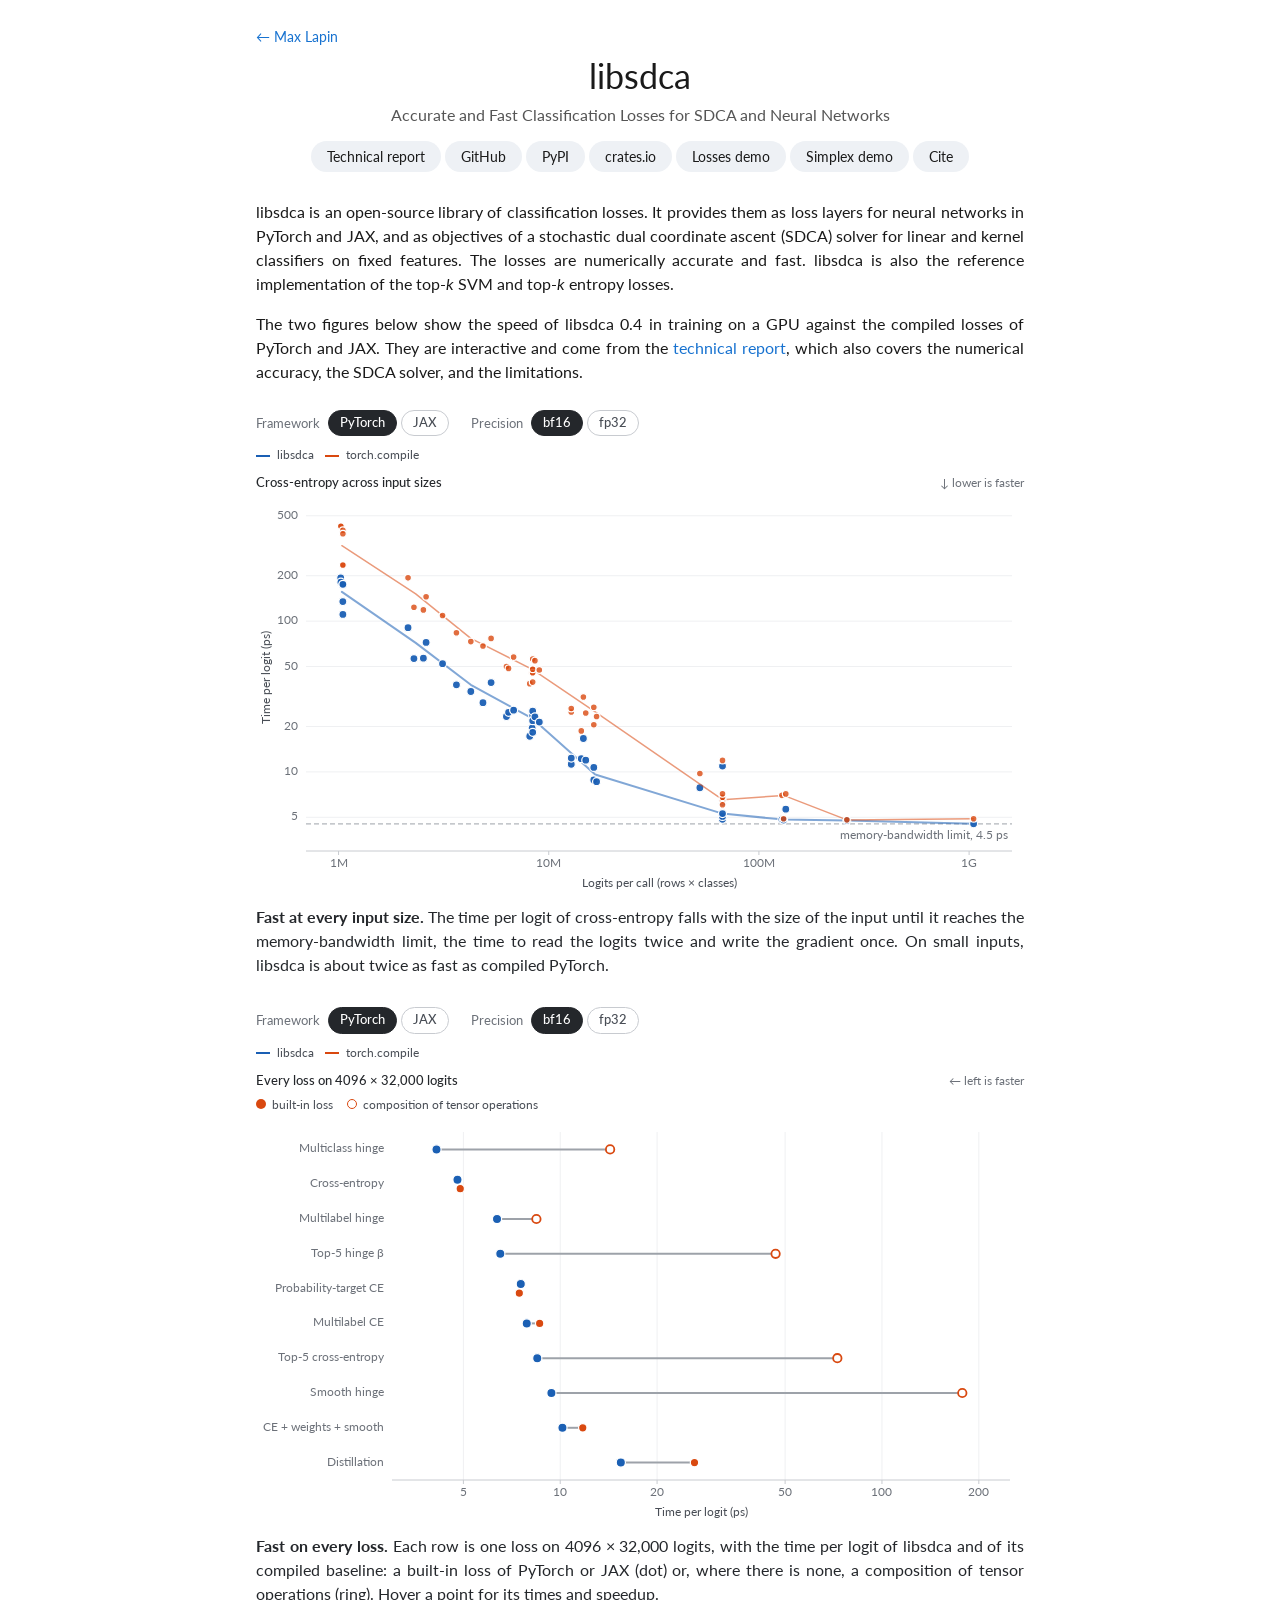
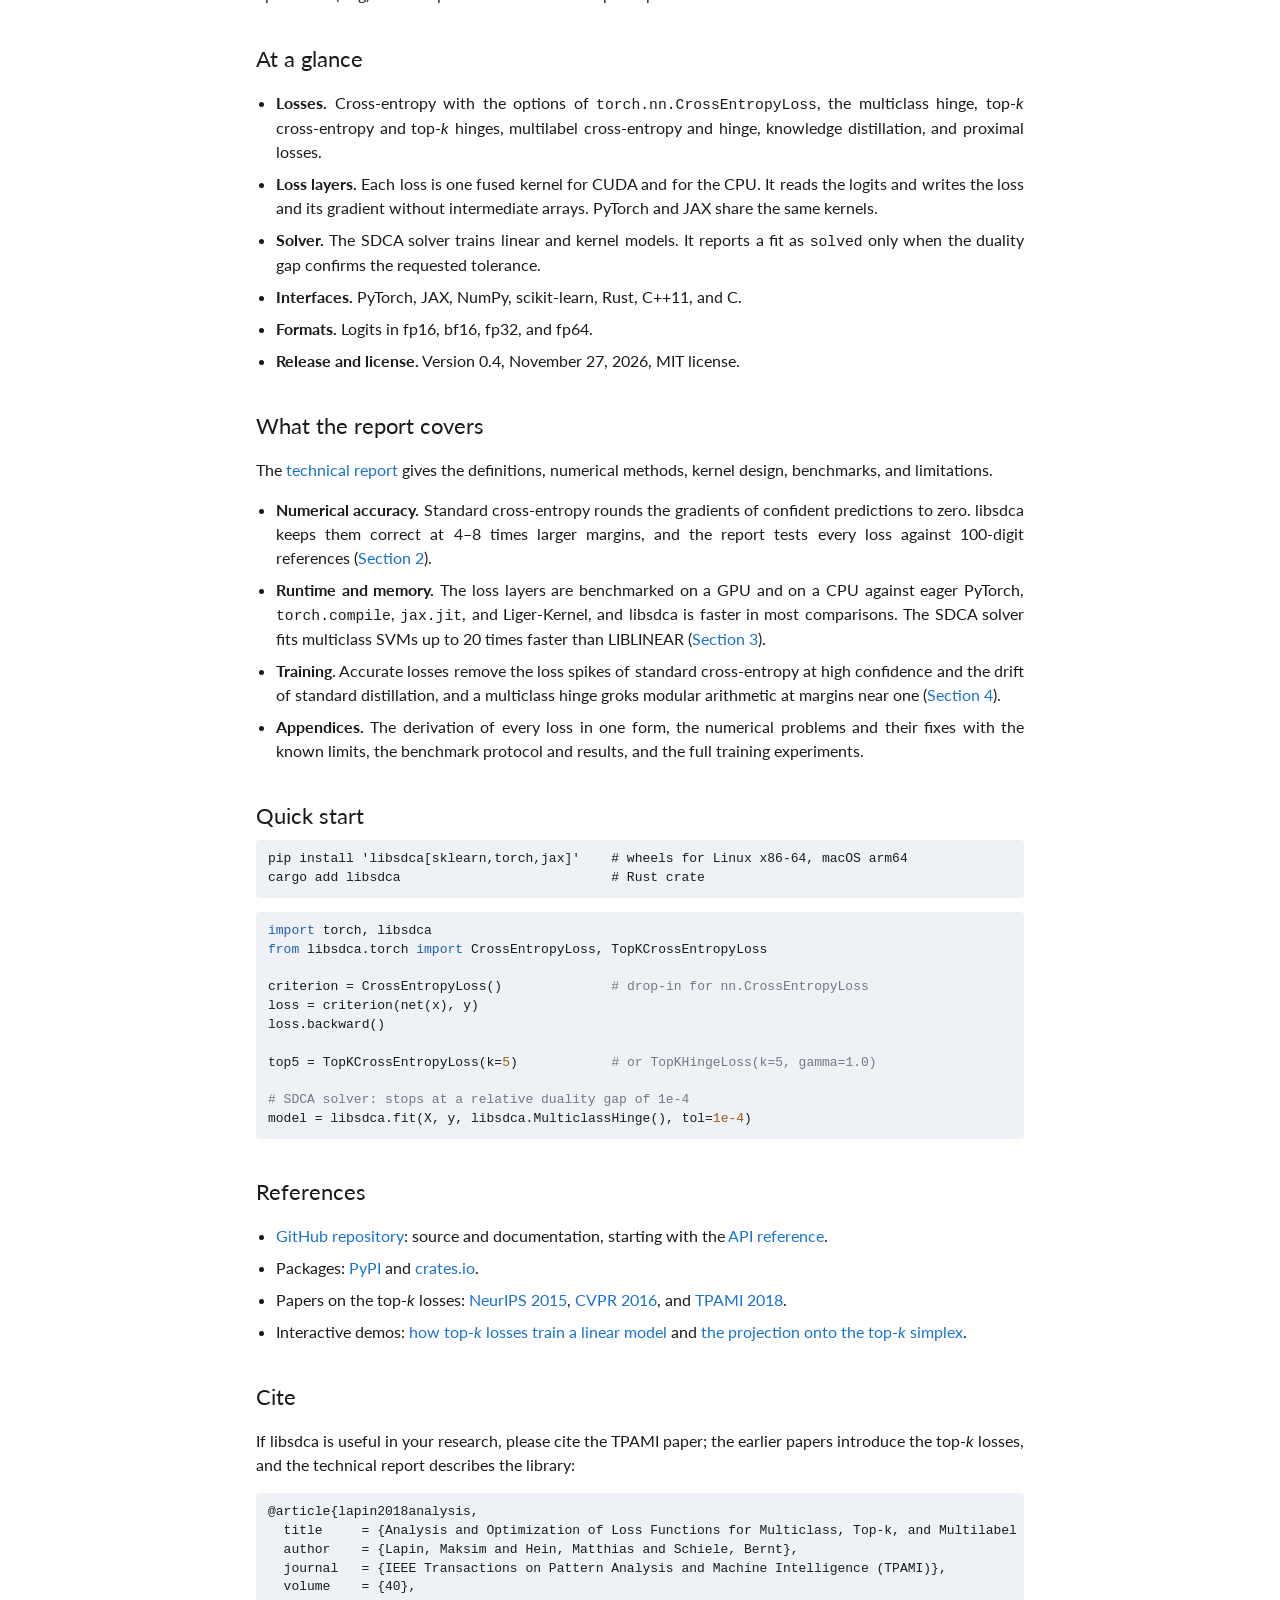
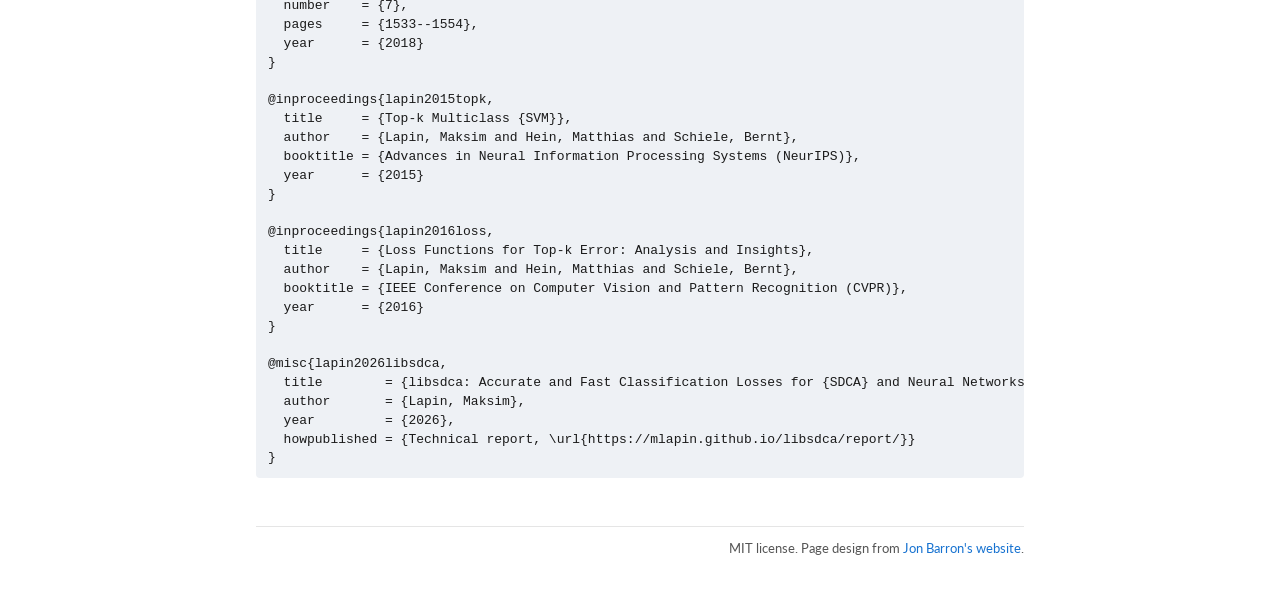
<file: libsdca/index.html>
<!DOCTYPE html>
<html lang="en">
<head>
  <meta charset="utf-8">
  <meta name="viewport" content="width=device-width, initial-scale=1">
  <title>libsdca: Accurate and Fast Classification Losses</title>
  <meta name="author" content="Max Lapin">
  <meta name="description" content="libsdca: accurate and fast classification losses for SDCA and neural networks. Multiclass, top-k, multilabel, and distillation losses as fused PyTorch and JAX loss layers and as objectives of an SDCA solver for linear and kernel models. MIT license.">
  <meta property="og:title" content="libsdca: Accurate and Fast Classification Losses for SDCA and Neural Networks">
  <meta property="og:description" content="Numerically accurate and fast classification losses: fused loss layers for PyTorch and JAX, and an SDCA solver for linear and kernel models.">
  <meta name="twitter:card" content="summary">
  <meta name="twitter:creator" content="@mlapin_">
  <link rel="icon" type="image/png" href="../images/favicon.png">
  <link rel="preconnect" href="https://fonts.googleapis.com">
  <link rel="preconnect" href="https://fonts.gstatic.com" crossorigin>
  <link href="https://fonts.googleapis.com/css2?family=Lato:wght@400;700&display=swap" rel="stylesheet">
  <link rel="stylesheet" href="../stylesheet.css">
  <link rel="stylesheet" href="figure1.css">
  <style>
    .back { font-size: 14px; }
    .takeaways { padding-left: 20px; }
    .takeaways li { margin: 8px 0; }
    pre {
      background: var(--thumb-bg); padding: 10px 12px; overflow-x: auto; font-size: 13px; border-radius: 4px;
      line-height: 1.45; margin: 8px 0 14px;
    }
    code { font-size: 0.92em; }
    /* Python tokens in the colors of the report's code listings */
    pre.code-listing code { font-size: inherit; }
    pre.code-listing :is(.c, .c1, .cm, .ch, .cs, .cp) { color: #737982; }
    pre.code-listing :is(.k, .kn, .kd, .kr, .kc, .kt, .ow) { color: #1a5fb4; }
    pre.code-listing :is(.s, .s1, .s2, .sa, .sb, .sc, .sd, .se, .sh, .si, .sx) { color: #2b7550; }
    pre.code-listing :is(.m, .mi, .mf, .mh, .mo, .mb, .il) { color: #9a5a12; }
    pre.code-listing :is(.nf, .nc, .nd, .nb, .fm) { color: #7a3e9d; }
    /* The panels of Figure 1 of the report, interactive, each within the text column */
    figure.teaser { margin: 26px 0 30px; }
    figure.teaser figcaption { margin-top: 12px; }
    figure.teaser noscript img { display: block; width: 100%; height: auto; }
    @media (min-width: 641px) { figure.teaser figcaption { text-align: justify; hyphens: auto; } }
  </style>
</head>

<body>
<div class="page project">

  <a class="back" href="/">&larr; Max Lapin</a>
  <header class="project-head">
    <h1>libsdca</h1>
    <p class="subtitle">Accurate and Fast Classification Losses for SDCA and Neural Networks</p>
    <nav class="pills" aria-label="Related links">
      <a href="/libsdca/report/">Technical report</a>
      <a href="https://github.com/mlapin/libsdca">GitHub</a>
      <a href="https://pypi.org/project/libsdca/">PyPI</a>
      <a href="https://crates.io/crates/libsdca">crates.io</a>
      <a href="/topk/demo.html">Losses demo</a>
      <a href="/topk/simplex.html">Simplex demo</a>
      <a href="#cite">Cite</a>
    </nav>
  </header>

  <div class="prose">
    <p>
      libsdca is an open-source library of classification losses. It provides them as loss layers for neural
      networks in PyTorch and JAX, and as objectives of a stochastic dual coordinate ascent (SDCA) solver for linear
      and kernel classifiers on fixed features. The losses are numerically accurate and fast.
      libsdca is also the reference implementation of the top-<i>k</i> SVM and top-<i>k</i> entropy losses.
    </p>

    <p>
      The two figures below show the speed of libsdca 0.4 in training on a GPU against the compiled losses of
      PyTorch and JAX. They are interactive and come from the <a href="/libsdca/report/#figure-1">technical
      report</a>, which also covers the numerical accuracy, the SDCA solver, and the limitations.
    </p>

    <figure class="teaser libsdca-figure">
      <div class="chart-mount" id="chart-teaser-a">
        <noscript><img src="../images/libsdca-figure1a.png" alt="Time per logit of cross-entropy against the number of logits for libsdca and torch.compile. libsdca is faster on small inputs and reaches the memory-bandwidth limit on large ones."></noscript>
      </div>
      <figcaption>
        <strong>Fast at every input size.</strong> The time per logit of cross-entropy falls with the size of
        the input until it reaches the memory-bandwidth limit, the time to read the logits twice and write the
        gradient once. On small inputs, libsdca is about twice as fast as compiled PyTorch.
      </figcaption>
    </figure>

    <figure class="teaser libsdca-figure">
      <div class="chart-mount" id="chart-teaser-b">
        <noscript><img src="../images/libsdca-figure1b.png" alt="Time per logit of every libsdca loss and of its compiled baseline on 4096 by 32,000 logits in training on a GPU. libsdca is faster than most built-in losses and than every composition of tensor operations."></noscript>
      </div>
      <figcaption>
        <strong>Fast on every loss.</strong> Each row is one loss on 4096 &times; 32,000 logits, with the time
        per logit of libsdca and of its compiled baseline: a built-in loss of PyTorch or JAX (dot) or, where
        there is none, a composition of tensor operations (ring). Hover a point for its times and speedup.
      </figcaption>
    </figure>

    <h2 id="facts">At a glance</h2>
    <ul class="takeaways">
      <li><strong>Losses.</strong> Cross-entropy with the options of <code>torch.nn.CrossEntropyLoss</code>, the
        multiclass hinge, top-<i>k</i> cross-entropy and top-<i>k</i> hinges, multilabel cross-entropy and hinge,
        knowledge distillation, and proximal losses.</li>
      <li><strong>Loss layers.</strong> Each loss is one fused kernel for CUDA and for the CPU. It reads the logits
        and writes the loss and its gradient without intermediate arrays. PyTorch and JAX share the same
        kernels.</li>
      <li><strong>Solver.</strong> The SDCA solver trains linear and kernel models. It reports a fit as
        <code>solved</code> only when the duality gap confirms the requested tolerance.</li>
      <li><strong>Interfaces.</strong> PyTorch, JAX, NumPy, scikit-learn, Rust, C++11, and C.</li>
      <li><strong>Formats.</strong> Logits in fp16, bf16, fp32, and fp64.</li>
      <li><strong>Release and license.</strong> Version 0.4, November 27, 2026, MIT license.</li>
    </ul>

    <h2 id="results">What the report covers</h2>
    <p>
      The <a href="/libsdca/report/">technical report</a> gives the definitions, numerical methods, kernel
      design, benchmarks, and limitations.
    </p>
    <ul class="takeaways">
      <li><strong>Numerical accuracy.</strong> Standard cross-entropy rounds the gradients of confident
        predictions to zero. libsdca keeps them correct at 4&ndash;8 times larger margins, and the report tests
        every loss against 100-digit references (<a href="/libsdca/report/#numerics">Section 2</a>).</li>
      <li><strong>Runtime and memory.</strong> The loss layers are benchmarked on a GPU and on a CPU against eager
        PyTorch, <code>torch.compile</code>, <code>jax.jit</code>, and Liger-Kernel, and libsdca is faster in
        most comparisons. The SDCA solver fits multiclass SVMs up to 20 times faster than LIBLINEAR
        (<a href="/libsdca/report/#performance">Section 3</a>).</li>
      <li><strong>Training.</strong> Accurate losses remove the loss spikes of standard cross-entropy at high
        confidence and the drift of standard distillation, and a multiclass hinge groks modular arithmetic at
        margins near one (<a href="/libsdca/report/#experiments">Section 4</a>).</li>
      <li><strong>Appendices.</strong> The derivation of every loss in one form, the numerical problems and their
        fixes with the known limits, the benchmark protocol and results, and the full training experiments.</li>
    </ul>

    <span id="install"></span>
    <h2 id="quickstart">Quick start</h2>
<pre>pip install 'libsdca[sklearn,torch,jax]'    # wheels for Linux x86-64, macOS arm64
cargo add libsdca                           # Rust crate</pre>
<pre class="code-listing"><code class="language-python"><span class="kn">import</span><span class="w"> </span><span class="nn">torch</span><span class="o">,</span><span class="w"> </span><span class="nn">libsdca</span>
<span class="kn">from</span><span class="w"> </span><span class="nn">libsdca.torch</span><span class="w"> </span><span class="kn">import</span> <span class="n">CrossEntropyLoss</span><span class="p">,</span> <span class="n">TopKCrossEntropyLoss</span>

<span class="n">criterion</span> <span class="o">=</span> <span class="n">CrossEntropyLoss</span><span class="p">()</span>              <span class="c1"># drop-in for nn.CrossEntropyLoss</span>
<span class="n">loss</span> <span class="o">=</span> <span class="n">criterion</span><span class="p">(</span><span class="n">net</span><span class="p">(</span><span class="n">x</span><span class="p">),</span> <span class="n">y</span><span class="p">)</span>
<span class="n">loss</span><span class="o">.</span><span class="n">backward</span><span class="p">()</span>

<span class="n">top5</span> <span class="o">=</span> <span class="n">TopKCrossEntropyLoss</span><span class="p">(</span><span class="n">k</span><span class="o">=</span><span class="mi">5</span><span class="p">)</span>            <span class="c1"># or TopKHingeLoss(k=5, gamma=1.0)</span>

<span class="c1"># SDCA solver: stops at a relative duality gap of 1e-4</span>
<span class="n">model</span> <span class="o">=</span> <span class="n">libsdca</span><span class="o">.</span><span class="n">fit</span><span class="p">(</span><span class="n">X</span><span class="p">,</span> <span class="n">y</span><span class="p">,</span> <span class="n">libsdca</span><span class="o">.</span><span class="n">MulticlassHinge</span><span class="p">(),</span> <span class="n">tol</span><span class="o">=</span><span class="mf">1e-4</span><span class="p">)</span></code></pre>

    <h2 id="references">References</h2>
    <ul class="takeaways">
      <li><a href="https://github.com/mlapin/libsdca">GitHub repository</a>: source and documentation, starting
        with the <a href="https://github.com/mlapin/libsdca/blob/master/docs/API.md">API reference</a>.</li>
      <li>Packages: <a href="https://pypi.org/project/libsdca/">PyPI</a> and
        <a href="https://crates.io/crates/libsdca">crates.io</a>.</li>
      <li>Papers on the top-<i>k</i> losses: <a href="https://arxiv.org/abs/1511.06683">NeurIPS 2015</a>,
        <a href="https://arxiv.org/abs/1512.00486">CVPR 2016</a>, and
        <a href="https://arxiv.org/abs/1612.03663">TPAMI 2018</a>.</li>
      <li>Interactive demos: <a href="/topk/demo.html">how top-<i>k</i> losses train a linear model</a> and
        <a href="/topk/simplex.html">the projection onto the top-<i>k</i> simplex</a>.</li>
    </ul>

    <h2 id="cite">Cite</h2>
    <p>If libsdca is useful in your research, please cite the TPAMI paper; the earlier papers introduce the
      top-<i>k</i> losses, and the technical report describes the library:</p>
<pre>@article{lapin2018analysis,
  title     = {Analysis and Optimization of Loss Functions for Multiclass, Top-k, and Multilabel Classification},
  author    = {Lapin, Maksim and Hein, Matthias and Schiele, Bernt},
  journal   = {IEEE Transactions on Pattern Analysis and Machine Intelligence (TPAMI)},
  volume    = {40},
  number    = {7},
  pages     = {1533--1554},
  year      = {2018}
}

@inproceedings{lapin2015topk,
  title     = {Top-k Multiclass {SVM}},
  author    = {Lapin, Maksim and Hein, Matthias and Schiele, Bernt},
  booktitle = {Advances in Neural Information Processing Systems (NeurIPS)},
  year      = {2015}
}

@inproceedings{lapin2016loss,
  title     = {Loss Functions for Top-k Error: Analysis and Insights},
  author    = {Lapin, Maksim and Hein, Matthias and Schiele, Bernt},
  booktitle = {IEEE Conference on Computer Vision and Pattern Recognition (CVPR)},
  year      = {2016}
}

@misc{lapin2026libsdca,
  title        = {libsdca: Accurate and Fast Classification Losses for {SDCA} and Neural Networks},
  author       = {Lapin, Maksim},
  year         = {2026},
  howpublished = {Technical report, \url{https://mlapin.github.io/libsdca/report/}}
}</pre>
  </div>

  <footer>MIT license. Page design from <a href="https://github.com/jonbarron/jonbarron.github.io">Jon Barron's website</a>.</footer>
</div>
<div id="chart-tooltip" class="chart-tooltip" hidden></div>
<script src="figure1.js"></script>
</body>
</html>
</file>
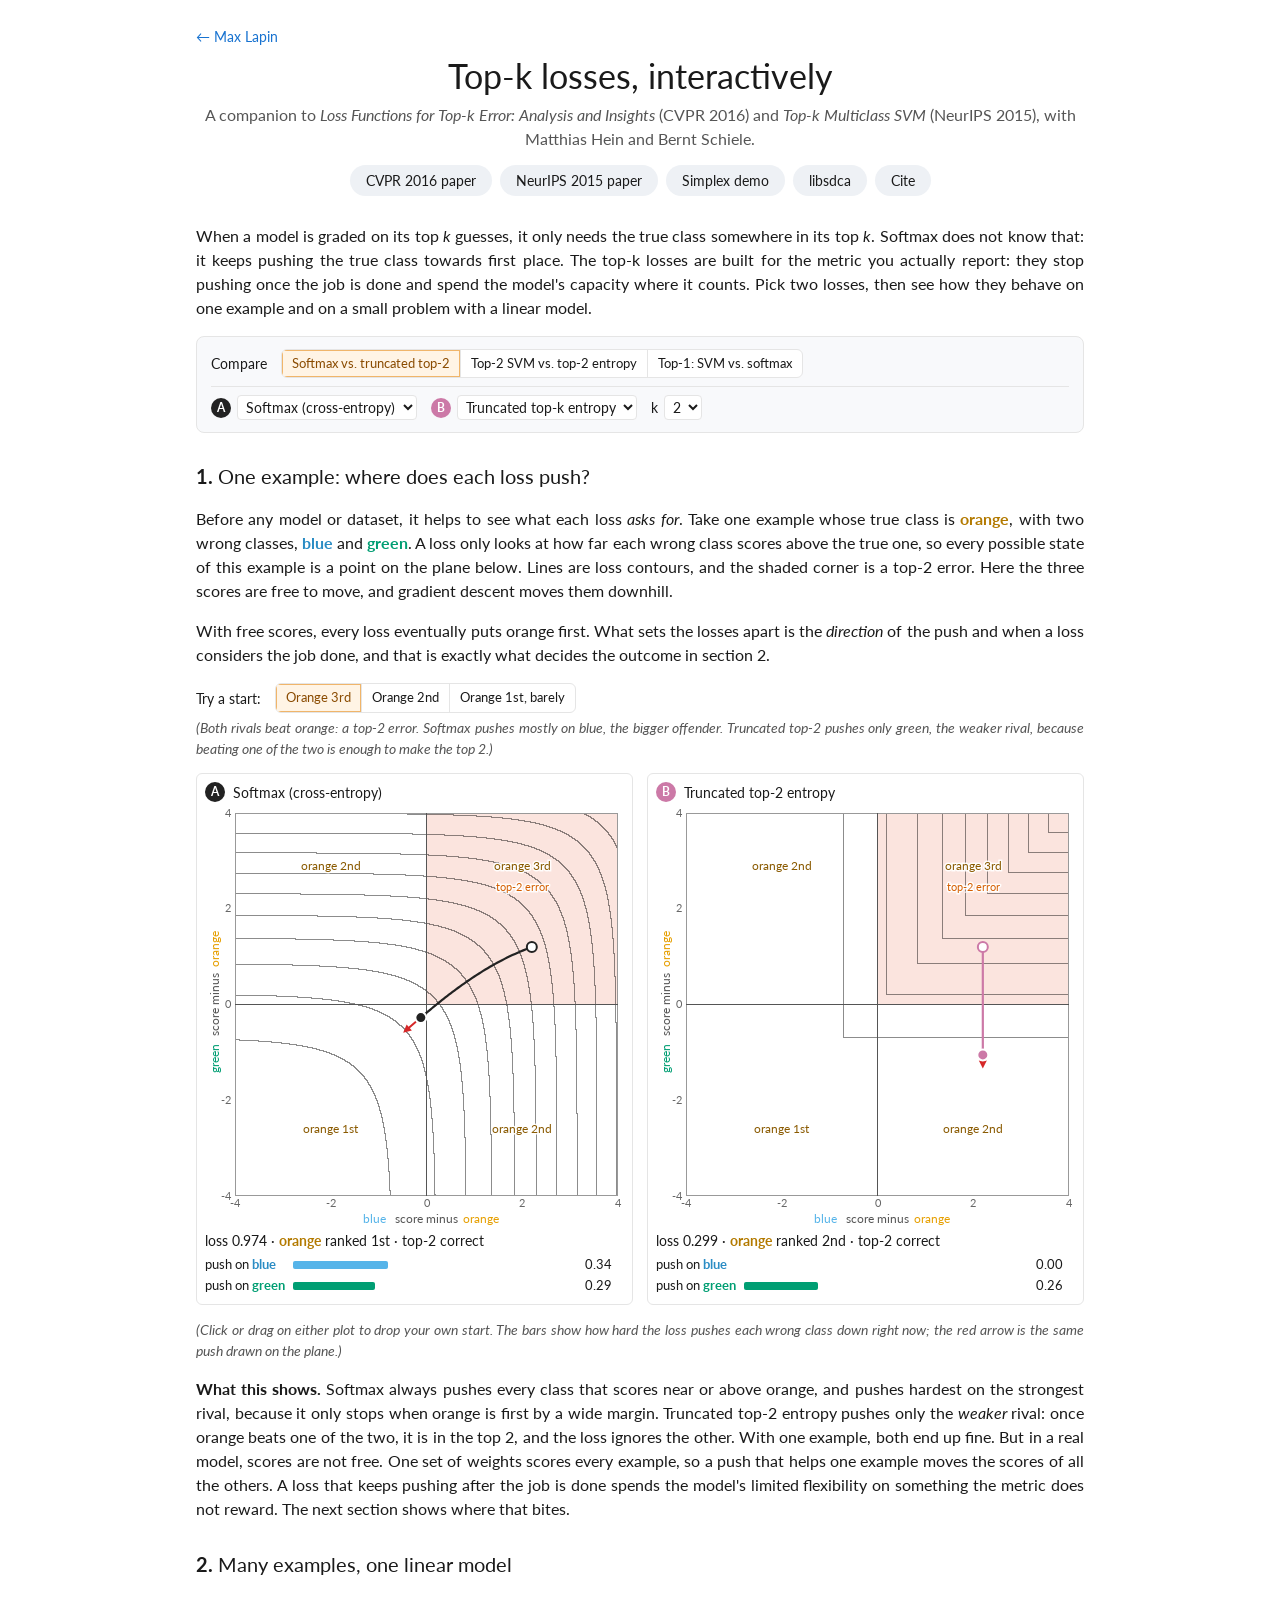
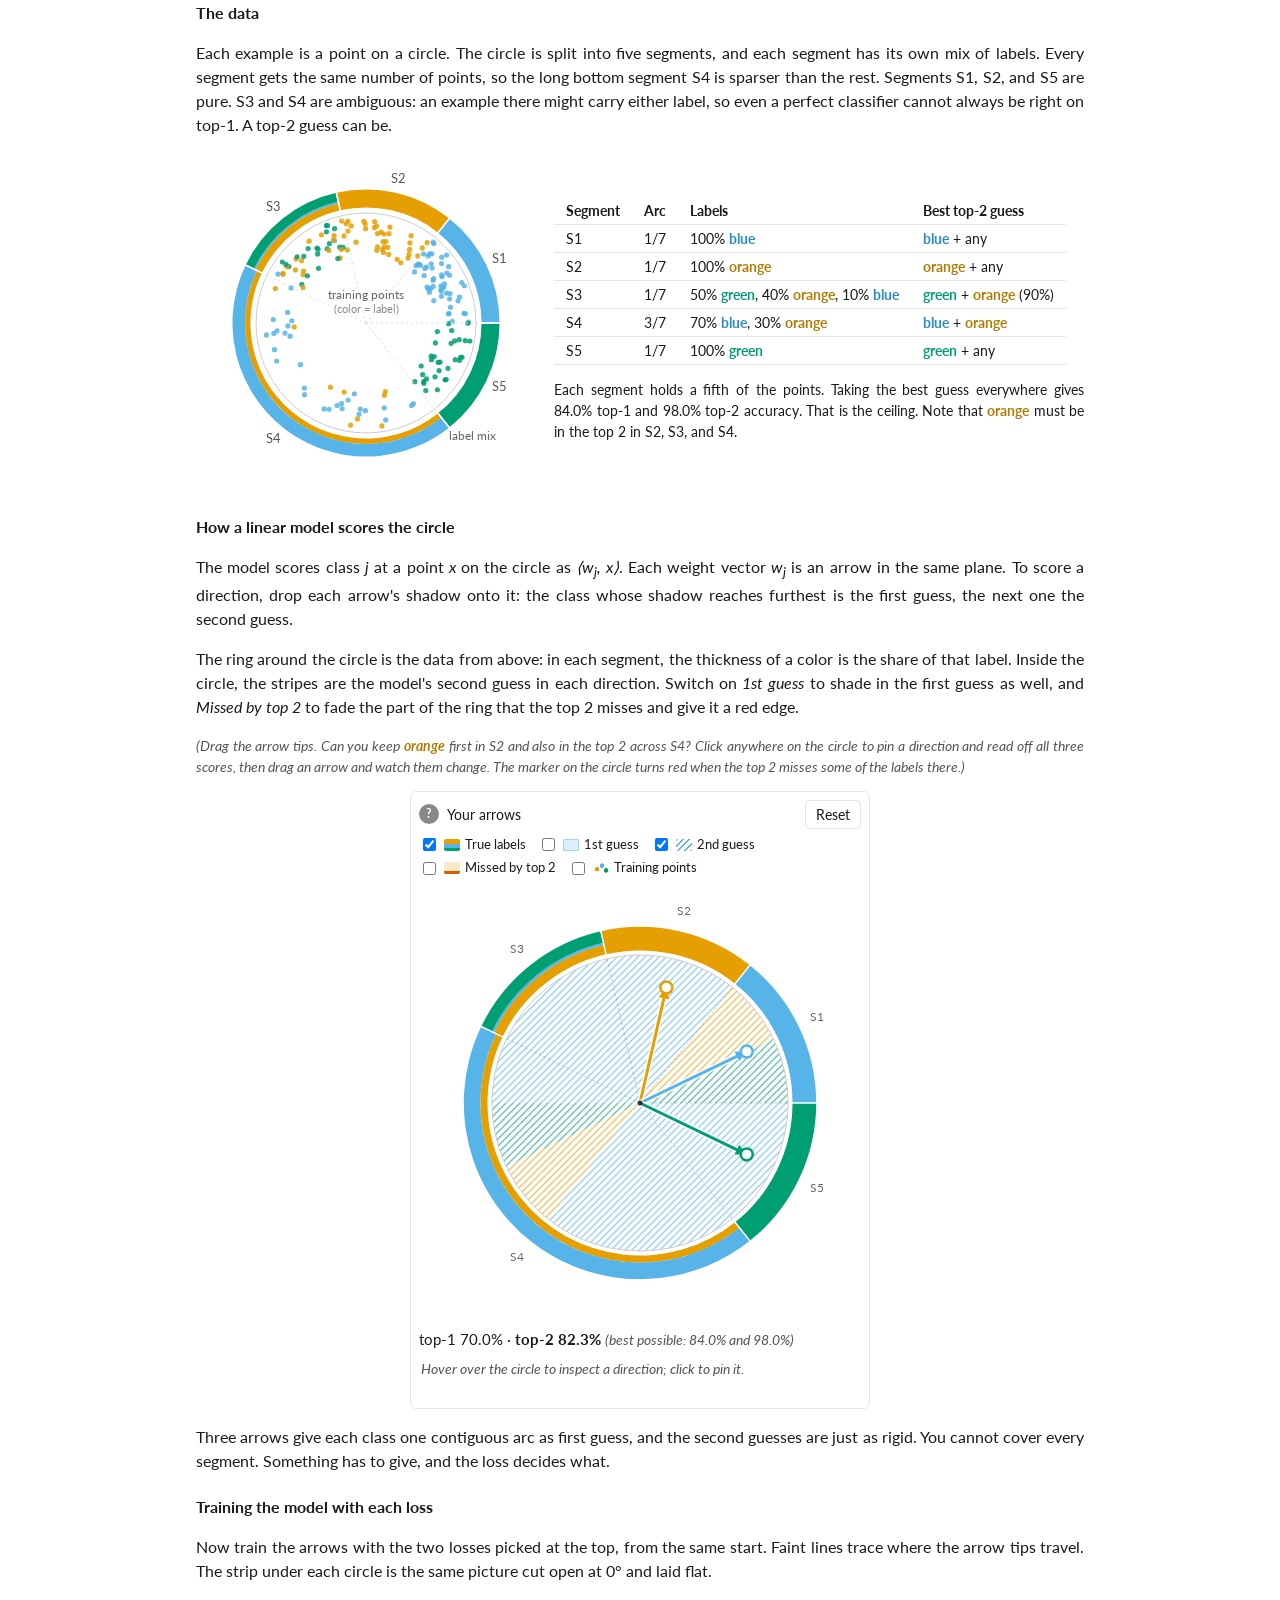
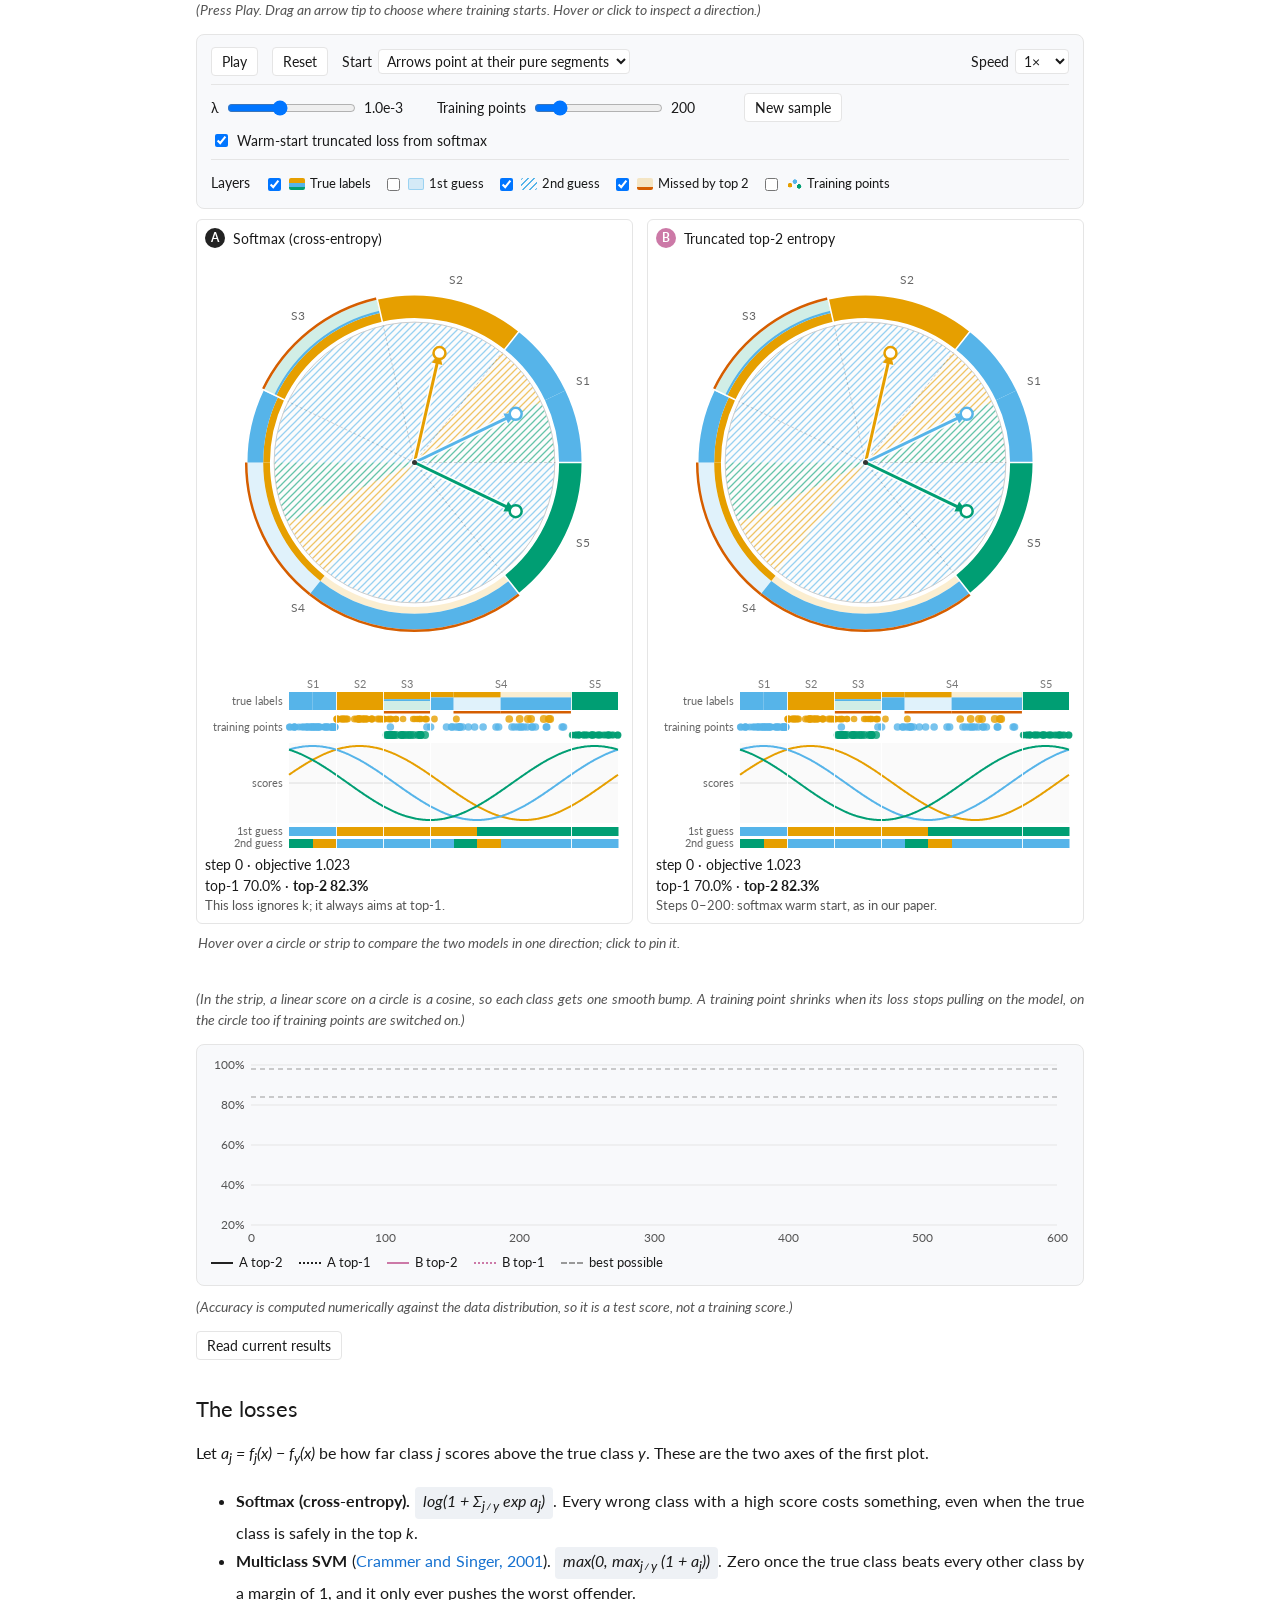
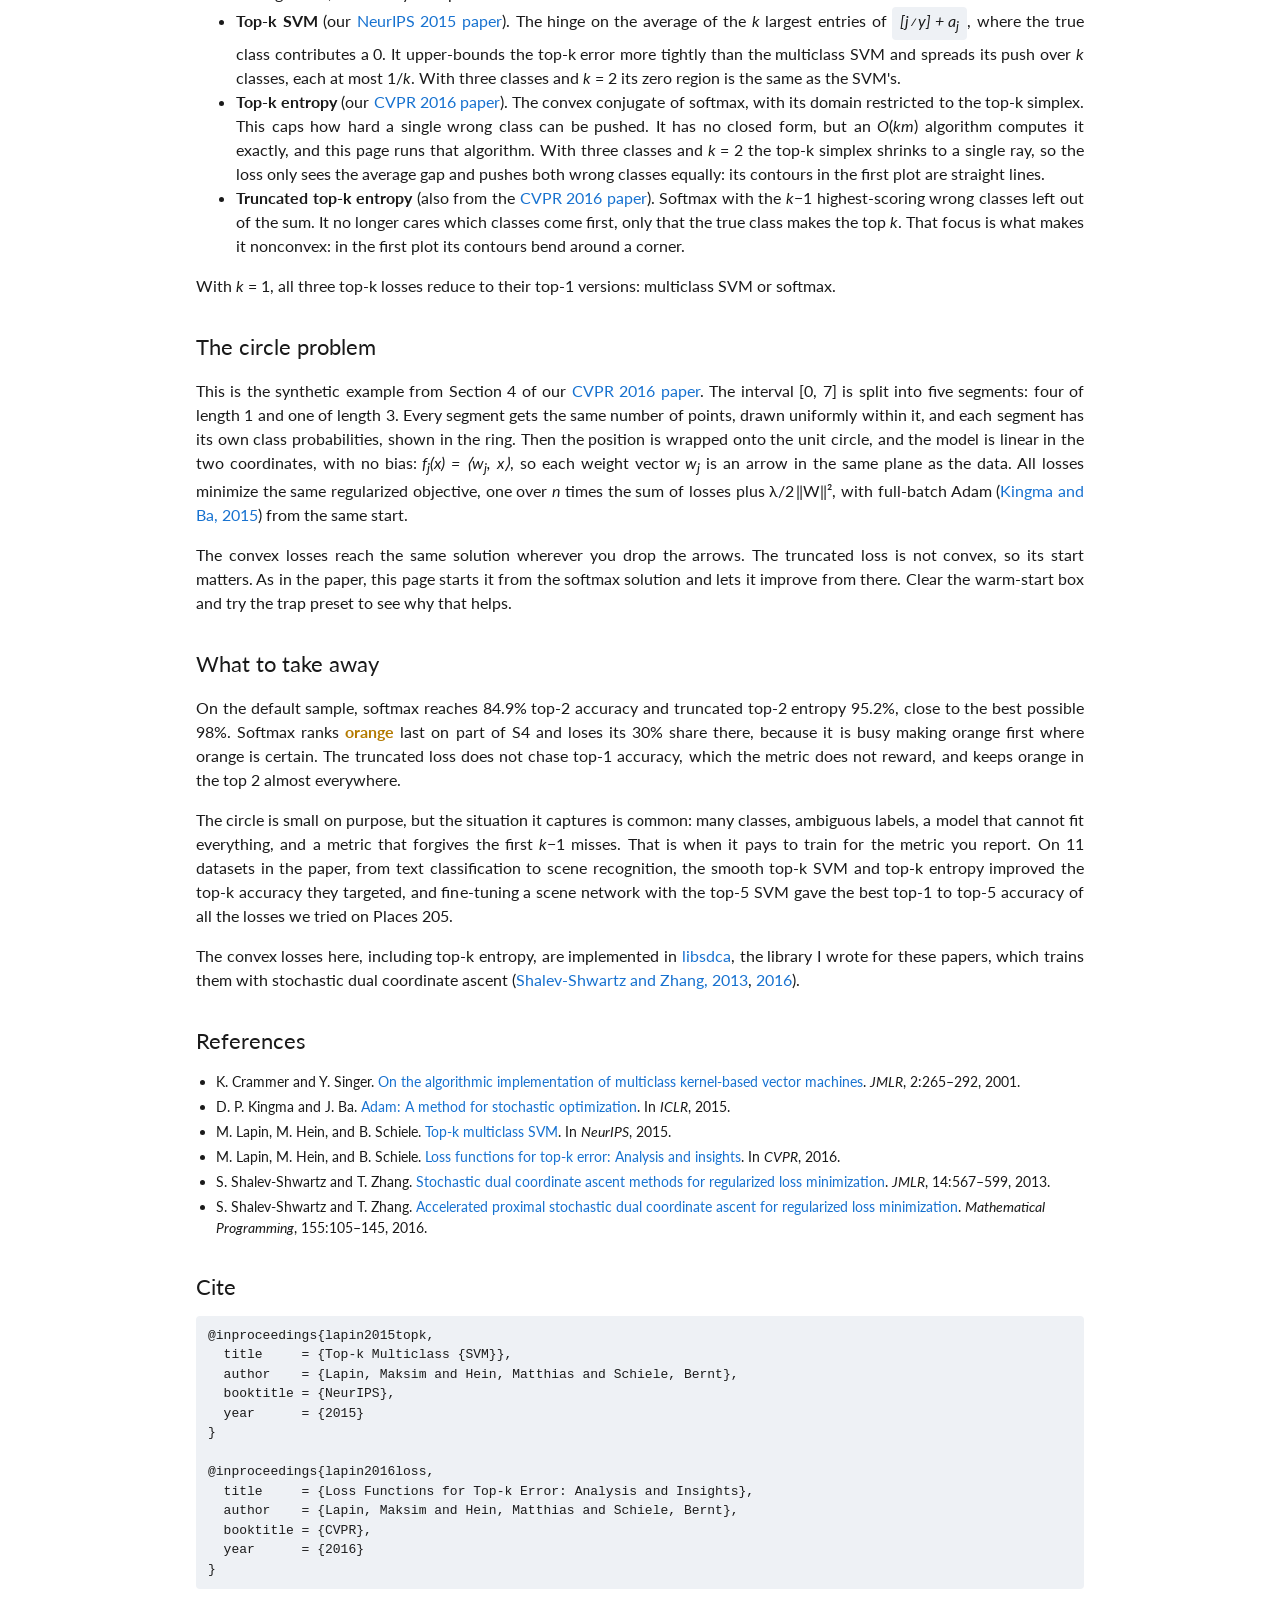
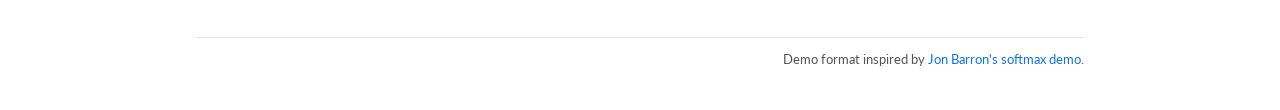
<file: topk/demo.html>
<!DOCTYPE html>
<html lang="en">
<head>
  <meta charset="utf-8">
  <meta name="viewport" content="width=device-width, initial-scale=1">
  <title>Top-k Losses Demo</title>
  <meta name="author" content="Max Lapin">
  <meta name="description" content="Interactive demo: see how softmax, multiclass SVM, and top-k losses push on a single example, then train linear classifiers with them on the synthetic circle data from Loss Functions for Top-k Error (CVPR 2016).">
  <meta property="og:title" content="Top-k losses: interactive demo">
  <meta property="og:description" content="Drop a starting point and watch softmax and top-k losses optimize side by side, and see why optimizing top-1 can cost you top-2.">
  <meta name="twitter:card" content="summary">
  <meta name="twitter:creator" content="@mlapin_">
  <link rel="icon" type="image/png" href="../images/favicon.png">
  <link rel="preconnect" href="https://fonts.googleapis.com">
  <link rel="preconnect" href="https://fonts.gstatic.com" crossorigin>
  <link href="https://fonts.googleapis.com/css2?family=Lato:wght@400;700&display=swap" rel="stylesheet">
  <link rel="stylesheet" href="../stylesheet.css">
  <style>
    :root {
      --c0: #E69F00;  /* orange, Okabe-Ito */
      --c1: #56B4E9;  /* sky blue */
      --c2: #009E73;  /* bluish green */
      --pa: #222;     /* model A */
      --pb: #CC79A7;  /* model B */
      --miss: #D55E00;
      --card: #f8f9fb;
    }
    .page { max-width: 920px; }
    .back { font-size: 14px; }
    .cue { color: var(--muted); font-style: italic; font-size: 14px; }
    h2.step { font-size: 20px; font-weight: 400; margin: 28px 0 4px; }
    h2.step b { font-weight: 700; }

    .card { background: var(--card); border: 1px solid var(--rule); border-radius: 8px; padding: 12px 14px; margin: 10px 0; }
    .bar { display: flex; flex-wrap: wrap; align-items: center; gap: 8px 14px; font-size: 14px; }
    .bar + .bar { margin-top: 8px; padding-top: 8px; border-top: 1px solid var(--rule); }
    .bar label { display: inline-flex; align-items: center; gap: 6px; }
    .bar .grow { flex: 1; }
    .seg { display: inline-flex; border: 1px solid var(--rule); border-radius: 6px; overflow: hidden; background: #fff; }
    .seg button { font: inherit; font-size: 13px; border: 0; background: transparent; padding: 4px 10px; cursor: pointer; color: var(--text); }
    .seg button + button { border-left: 1px solid var(--rule); }
    .seg button[aria-pressed="true"] { background: #fff4e5; color: #8a4b00; box-shadow: inset 0 0 0 1px #f0b56a; }
    button.btn, select, input[type=range] { font: inherit; font-size: 14px; }
    button.btn { border: 1px solid var(--rule); background: #fff; border-radius: 4px; padding: 3px 10px; cursor: pointer; color: var(--text); }
    button.btn:hover, button.btn:focus-visible, .seg button:hover { color: var(--link-hover); }
    select { padding: 2px 4px; border: 1px solid var(--rule); border-radius: 4px; background: #fff; color: var(--text); }
    .val { font-variant-numeric: tabular-nums; min-width: 4.2em; display: inline-block; }
    .tag {
      display: inline-block; width: 20px; height: 20px; border-radius: 50%; color: #fff; text-align: center;
      line-height: 20px; font-weight: 700; font-size: 12px; flex: none;
    }
    .o { color: #b37a00; font-weight: 700; } .b { color: #2a8cc4; font-weight: 700; } .g { color: var(--c2); font-weight: 700; }
    .A { color: var(--pa); font-weight: 700; } .B { color: var(--pb); font-weight: 700; }

    .panels { display: grid; grid-template-columns: 1fr 1fr; gap: 14px; }
    .panel { min-width: 0; background: #fff; border: 1px solid var(--rule); border-radius: 6px; padding: 8px; }
    .panel-head { display: flex; align-items: center; gap: 8px; font-size: 14px; }
    .panel canvas { display: block; width: 100%; touch-action: none; }
    canvas.sq { aspect-ratio: 1; margin-top: 4px; }
    canvas.land { aspect-ratio: 1; margin-top: 4px; cursor: crosshair; }
    canvas.strip { height: 172px; margin-top: 6px; }
    h3.sub { font-size: 16px; font-weight: 700; margin: 22px 0 4px; }
    .data-grid { display: grid; grid-template-columns: minmax(0, 340px) 1fr; gap: 18px; align-items: center; }
    #data { display: block; width: 100%; aspect-ratio: 1; }
    .data-table td, .data-table th { text-align: left !important; }
    .sand-wrap { max-width: 460px; margin: 0 auto; }
    #sand .stats { font-size: 15px; }
    .layers { display: flex; flex-wrap: wrap; gap: 4px 12px; font-size: 13px; margin: 6px 0 2px; }
    .layers label { display: inline-flex; align-items: center; gap: 5px; cursor: pointer; }
    .sw { display: inline-block; width: 16px; height: 12px; border-radius: 2px; flex: none; }
    .sw-labels { background: linear-gradient(to bottom, var(--c0) 0 40%, var(--c1) 40% 75%, var(--c2) 75%); }
    .sw-g1 { background: rgba(86, 180, 233, 0.22); box-shadow: inset 0 0 0 1px rgba(86, 180, 233, 0.45); }
    .sw-g2 { background: repeating-linear-gradient(135deg, var(--c1) 0 1.6px, transparent 1.6px 4.5px); }
    .sw-miss { background: linear-gradient(to bottom, rgba(230, 159, 0, 0.22) 0 72%, var(--miss) 72%); }
    .sw-points { background: radial-gradient(circle at 25% 60%, var(--c0) 0 2px, transparent 2.5px),
      radial-gradient(circle at 55% 30%, var(--c1) 0 2px, transparent 2.5px), radial-gradient(circle at 82% 70%, var(--c2) 0 2px, transparent 2.5px); }
    .insp { display: flex; flex-wrap: wrap; gap: 4px 22px; margin-top: 4px; }
    table.rank { border-collapse: collapse; font-size: 13px; }
    table.rank caption { text-align: left; font-weight: 700; padding: 2px 0; }
    table.rank th, table.rank td { padding: 1px 8px; text-align: right; }
    table.rank th { font-weight: 400; color: var(--muted); border-bottom: 1px solid var(--rule); }
    table.rank td:nth-child(2), table.rank th:nth-child(2) { text-align: left; }
    table.rank tr.cut td { border-bottom: 1.5px dashed #999; }
    .chip { display: inline-block; padding: 0 7px; margin: 2px 4px 2px 0; border-radius: 10px; font-size: 12px; font-weight: 400; }
    .chip.ok { background: #e2f3e9; color: #11663a; }
    .chip.bad { background: #fbe4da; color: #a33a00; }
    .chip.part { background: #fff1d6; color: #7a5200; }
    .stats { font-size: 14px; font-variant-numeric: tabular-nums; margin-top: 4px; }
    .stats .big { font-weight: 700; }
    .note { font-size: 13px; color: var(--muted); min-height: 1.4em; }
    .push { display: grid; grid-template-columns: auto 1fr 3em; align-items: center; gap: 2px 8px; font-size: 13px; margin-top: 4px; font-variant-numeric: tabular-nums; }
    .push i { display: block; height: 8px; border-radius: 2px; }
    .readout { font-size: 14px; min-height: 3em; margin: 8px 2px 0; font-variant-numeric: tabular-nums; }
    #chart { display: block; width: 100%; height: 190px; }
    .legend { display: flex; flex-wrap: wrap; gap: 4px 16px; font-size: 13px; margin: 6px 0 0; }
    .legend span { display: inline-flex; align-items: center; gap: 6px; }
    .ln { width: 22px; height: 0; border-top: 2px solid; display: inline-block; }

    .prose h2 { margin-top: 32px; }
    .formula { font-style: italic; background: var(--thumb-bg); padding: 2px 8px; border-radius: 4px; display: inline-block; margin: 2px 0; }
    table.results { border-collapse: collapse; font-size: 14px; font-variant-numeric: tabular-nums; margin: 8px 0; }
    table.results th, table.results td { padding: 3px 12px; border-bottom: 1px solid var(--rule); text-align: right; }
    table.results th:first-child, table.results td:first-child { text-align: left; }
    .refs-list { font-size: 14px; padding-left: 20px; }
    .refs-list li { margin: 4px 0; }
    pre.bib { background: var(--thumb-bg); padding: 10px 12px; overflow-x: auto; font-size: 13px; border-radius: 4px; }
    .sr { position: absolute; width: 1px; height: 1px; overflow: hidden; clip: rect(0 0 0 0); }

    @media (max-width: 680px) {
      .panels, .data-grid { grid-template-columns: 1fr; }
      .bar .grow { display: none; }
    }
  </style>
</head>

<body>
<div class="page project">

  <a class="back" href="/">&larr; Max Lapin</a>
  <header class="project-head">
    <h1>Top-k losses, interactively</h1>
    <p class="subtitle">
      A companion to <i>Loss Functions for Top-k Error: Analysis and Insights</i> (CVPR 2016) and
      <i>Top-k Multiclass SVM</i> (NeurIPS 2015), with Matthias Hein and Bernt Schiele.
    </p>
    <nav class="pills" aria-label="Related links">
      <a href="https://arxiv.org/abs/1512.00486">CVPR 2016 paper</a>
      <a href="https://arxiv.org/abs/1511.06683">NeurIPS 2015 paper</a>
      <a href="simplex.html">Simplex demo</a>
      <a href="/libsdca/">libsdca</a>
      <a href="#cite">Cite</a>
    </nav>
  </header>
  <p>
    When a model is graded on its top <i>k</i> guesses, it only needs the true class somewhere in its top <i>k</i>.
    Softmax does not know that: it keeps pushing the true class towards first place. The top-k losses are built for the
    metric you actually report: they stop pushing once the job is done and spend the model's capacity where it counts.
    Pick two losses, then see how they behave on one example and on a small problem with a linear model.
  </p>

  <div class="card" role="group" aria-label="Losses to compare">
    <div class="bar">
      <span>Compare</span>
      <div class="seg" id="presets">
        <button type="button" data-preset="fig4">Softmax vs. truncated top-2</button>
        <button type="button" data-preset="convex">Top-2 SVM vs. top-2 entropy</button>
        <button type="button" data-preset="top1">Top-1: SVM vs. softmax</button>
      </div>
    </div>
    <div class="bar">
      <label><span class="tag" style="background:var(--pa)">A</span><select id="lossA" aria-label="Loss for model A"></select></label>
      <label><span class="tag" style="background:var(--pb)">B</span><select id="lossB" aria-label="Loss for model B"></select></label>
      <label>k <select id="k"><option value="1">1</option><option value="2" selected>2</option></select></label>
    </div>
  </div>

  <!-- ===================== 1. one example ===================== -->
  <h2 class="step"><b>1.</b> One example: where does each loss push?</h2>
  <p>
    Before any model or dataset, it helps to see what each loss <i>asks for</i>. Take one example whose true class
    is <span class="o">orange</span>, with two wrong classes, <span class="b">blue</span> and <span class="g">green</span>.
    A loss only looks at how far each wrong class scores above the true one, so every possible state of this example
    is a point on the plane below. Lines are loss contours, and the shaded corner is a top-<span class="kval">2</span>
    error. Here the three scores are free to move, and gradient descent moves them downhill.
  </p>
  <p>
    With free scores, every loss eventually puts orange first. What sets the losses apart is the <i>direction</i> of
    the push and when a loss considers the job done, and that is exactly what decides the outcome in section 2.
  </p>
  <div class="bar" style="margin:6px 0 2px">
    <span>Try a start:</span>
    <div class="seg" id="oneStarts">
      <button type="button" data-x="2.2" data-y="1.2">Orange 3rd</button>
      <button type="button" data-x="2.5" data-y="-1.5">Orange 2nd</button>
      <button type="button" data-x="-0.4" data-y="-0.6">Orange 1st, barely</button>
    </div>
  </div>
  <p class="cue" id="oneCaption" style="margin-top:4px"></p>
  <div class="panels" id="land">
    <div class="panel" data-id="A">
      <div class="panel-head"><span class="tag" style="background:var(--pa)">A</span><span class="lname"></span></div>
      <canvas class="land" role="img" aria-label="Loss landscape for model A"></canvas>
      <div class="stats"></div>
      <div class="push"></div>
    </div>
    <div class="panel" data-id="B">
      <div class="panel-head"><span class="tag" style="background:var(--pb)">B</span><span class="lname"></span></div>
      <canvas class="land" role="img" aria-label="Loss landscape for model B"></canvas>
      <div class="stats"></div>
      <div class="push"></div>
    </div>
  </div>
  <p class="cue">
    (Click or drag on either plot to drop your own start. The bars show how hard the loss pushes each wrong class
    down right now; the red arrow is the same push drawn on the plane.)
  </p>
  <p>
    <b>What this shows.</b> Softmax always pushes every class that scores near or above orange, and pushes hardest on
    the strongest rival, because it only stops when orange is first by a wide margin. Truncated top-2 entropy pushes
    only the <i>weaker</i> rival: once orange beats one of the two, it is in the top 2, and the loss ignores the
    other. With one example, both end up fine. But in a real model, scores are not free. One set of weights scores
    every example, so a push that helps one example moves the scores of all the others. A loss that keeps pushing
    after the job is done spends the model's limited flexibility on something the metric does not reward. The next
    section shows where that bites.
  </p>

  <!-- ===================== 2. circle ===================== -->
  <h2 class="step"><b>2.</b> Many examples, one linear model</h2>

  <h3 class="sub">The data</h3>
  <p>
    Each example is a point on a circle. The circle is split into five segments, and each segment has its own mix of
    labels. Every segment gets the same number of points, so the long bottom segment S4 is sparser than the rest.
    Segments S1, S2, and S5 are pure. S3 and S4 are ambiguous: an example there might carry either label, so even a
    perfect classifier cannot always be right on top-1. A top-2 guess can be.
  </p>
  <div class="data-grid">
    <canvas id="data" role="img" aria-label="The data: training points on the circle, colored by label, and the label mix of each segment"></canvas>
    <div>
      <table class="results data-table">
        <thead><tr><th>Segment</th><th>Arc</th><th>Labels</th><th>Best top-2 guess</th></tr></thead>
        <tbody>
          <tr><td>S1</td><td>1/7</td><td>100% <span class="b">blue</span></td><td><span class="b">blue</span> + any</td></tr>
          <tr><td>S2</td><td>1/7</td><td>100% <span class="o">orange</span></td><td><span class="o">orange</span> + any</td></tr>
          <tr><td>S3</td><td>1/7</td><td>50% <span class="g">green</span>, 40% <span class="o">orange</span>, 10% <span class="b">blue</span></td><td><span class="g">green</span> + <span class="o">orange</span> (90%)</td></tr>
          <tr><td>S4</td><td>3/7</td><td>70% <span class="b">blue</span>, 30% <span class="o">orange</span></td><td><span class="b">blue</span> + <span class="o">orange</span></td></tr>
          <tr><td>S5</td><td>1/7</td><td>100% <span class="g">green</span></td><td><span class="g">green</span> + any</td></tr>
        </tbody>
      </table>
      <p style="font-size:14px">
        Each segment holds a fifth of the points. Taking the best guess everywhere gives 84.0% top-1 and 98.0% top-2
        accuracy. That is the ceiling. Note that <span class="o">orange</span> must be in the top 2 in S2, S3, and S4.
      </p>
    </div>
  </div>

  <h3 class="sub">How a linear model scores the circle</h3>
  <p>
    The model scores class <i>j</i> at a point <i>x</i> on the circle as <i>&lang;w<sub>j</sub>, x&rang;</i>.
    Each weight vector <i>w<sub>j</sub></i> is an arrow in the same plane. To score a direction, drop each arrow's
    shadow onto it: the class whose shadow reaches furthest is the first guess, the next one the second guess.
  </p>
  <p>
    The ring around the circle is the data from above: in each segment, the thickness of a color is the share of
    that label. Inside the circle, the stripes are the model's second guess in each direction. Switch on
    <i>1st guess</i> to shade in the first guess as well, and <i>Missed by top <span class="kval">2</span></i> to
    fade the part of the ring that the top <span class="kval">2</span> misses and give it a red edge.
  </p>
  <p class="cue">
    (Drag the arrow tips. Can you keep <span class="o">orange</span> first in S2 and also in the top 2 across S4?
    Click anywhere on the circle to pin a direction and read off all three scores, then drag an arrow and watch
    them change. The marker on the circle turns red when the top 2 misses some of the labels there.)
  </p>
  <div class="sand-wrap">
    <div class="panel" id="sand">
      <div class="panel-head"><span class="tag" style="background:#888">?</span><span>Your arrows</span>
        <span class="grow" style="flex:1"></span><button class="btn" id="sandReset" type="button">Reset</button></div>
      <div class="layers" role="group" aria-label="Layers"></div>
      <canvas class="sq" role="img" aria-label="Your arrows on the circle: true labels, first guess shading, second guess stripes"></canvas>
      <div class="stats"></div>
      <div class="readout" id="sandReadout" aria-live="off"></div>
    </div>
  </div>
  <p>
    Three arrows give each class one contiguous arc as first guess, and the second guesses are just as rigid. You
    cannot cover every segment. Something has to give, and the loss decides what.
  </p>

  <h3 class="sub">Training the model with each loss</h3>
  <p>
    Now train the arrows with the two losses picked at the top, from the same start. Faint lines trace where the
    arrow tips travel. The strip under each circle is the same picture cut open at 0&deg; and laid flat.
  </p>
  <p class="cue">(Press Play. Drag an arrow tip to choose where training starts. Hover or click to inspect a direction.)</p>

  <div class="card" role="group" aria-label="Training controls">
    <div class="bar">
      <button class="btn" id="play" type="button">Play</button>
      <button class="btn" id="reset" type="button">Reset</button>
      <label>Start
        <select id="start">
          <option value="segments">Arrows point at their pure segments</option>
          <option value="trap">A start that traps the truncated loss</option>
          <option value="small">Tiny random weights</option>
          <option value="random">Random</option>
          <option value="custom" hidden>Custom (dragged)</option>
        </select>
      </label>
      <span class="grow"></span>
      <label>Speed
        <select id="speed"><option value="1" selected>1&times;</option><option value="4">4&times;</option><option value="16">16&times;</option></select>
      </label>
    </div>
    <div class="bar">
      <label>&lambda; <input type="range" id="lambda" min="-5" max="0" step="0.25" value="-3"><span class="val" id="lambdaVal"></span></label>
      <label>Training points <input type="range" id="n" min="50" max="1000" step="50" value="200"><span class="val" id="nVal"></span></label>
      <button class="btn" id="resample" type="button">New sample</button>
      <label><input type="checkbox" id="warm" checked> Warm-start truncated loss from softmax</label>
    </div>
    <div class="bar"><span>Layers</span><div class="layers" role="group" aria-label="Layers"></div></div>
  </div>

  <div class="panels" id="circ">
    <div class="panel" data-id="A">
      <div class="panel-head"><span class="tag" style="background:var(--pa)">A</span><span class="lname"></span></div>
      <canvas class="sq" role="img" aria-label="Model A on the circle: weight arrows, true labels, first and second guesses"></canvas>
      <canvas class="strip" role="img" aria-label="Model A unrolled: true labels, training points, class scores, guesses"></canvas>
      <div class="stats"></div>
      <div class="note"></div>
    </div>
    <div class="panel" data-id="B">
      <div class="panel-head"><span class="tag" style="background:var(--pb)">B</span><span class="lname"></span></div>
      <canvas class="sq" role="img" aria-label="Model B on the circle: weight arrows, true labels, first and second guesses"></canvas>
      <canvas class="strip" role="img" aria-label="Model B unrolled: true labels, training points, class scores, guesses"></canvas>
      <div class="stats"></div>
      <div class="note"></div>
    </div>
  </div>
  <div class="readout" id="readout" aria-live="off"></div>
  <p class="cue">
    (In the strip, a linear score on a circle is a cosine, so each class gets one smooth bump. A training point
    shrinks when its loss stops pulling on the model, on the circle too if training points are switched on.)
  </p>

  <div class="card">
    <canvas id="chart" role="img" aria-label="Accuracy during training"></canvas>
    <div class="legend" role="group" aria-label="Accuracy chart legend">
      <span><i class="ln" style="border-color:var(--pa)"></i>A top-2</span>
      <span><i class="ln" style="border-color:var(--pa);border-top-style:dotted"></i>A top-1</span>
      <span><i class="ln" style="border-color:var(--pb)"></i>B top-2</span>
      <span><i class="ln" style="border-color:var(--pb);border-top-style:dotted"></i>B top-1</span>
      <span><i class="ln" style="border-color:#999;border-top-style:dashed"></i>best possible</span>
    </div>
  </div>
  <p class="cue" style="margin-top:0">
    (Accuracy is computed numerically against the data distribution, so it is a test score, not a training score.)
  </p>
  <button class="btn" id="summarize" type="button">Read current results</button>
  <p id="results-summary" role="status" aria-live="polite" aria-atomic="true"></p>

  <div class="prose">
    <h2>The losses</h2>
    <p>Let <i>a<sub>j</sub> = f<sub>j</sub>(x) &minus; f<sub>y</sub>(x)</i> be how far class <i>j</i> scores above
      the true class <i>y</i>. These are the two axes of the first plot.</p>
    <ul>
      <li><strong>Softmax (cross-entropy).</strong>
        <span class="formula">log(1 + &Sigma;<sub>j&ne;y</sub> exp a<sub>j</sub>)</span>.
        Every wrong class with a high score costs something, even when the true class is safely in the top <i>k</i>.</li>
      <li><strong>Multiclass SVM</strong> (<a href="#ref-cs01">Crammer and Singer, 2001</a>).
        <span class="formula">max(0, max<sub>j&ne;y</sub> (1 + a<sub>j</sub>))</span>.
        Zero once the true class beats every other class by a margin of 1, and it only ever pushes the worst offender.</li>
      <li><strong>Top-k SVM</strong> (our <a href="#ref-lhs15">NeurIPS 2015 paper</a>). The hinge on the average of the <i>k</i> largest entries of
        <span class="formula">[j&ne;y] + a<sub>j</sub></span>, where the true class contributes a 0. It upper-bounds
        the top-k error more tightly than the multiclass SVM and spreads its push over <i>k</i> classes, each at most
        1/<i>k</i>. With three classes and <i>k</i> = 2 its zero region is the same as the SVM's.</li>
      <li><strong>Top-k entropy</strong> (our <a href="#ref-lhs16">CVPR 2016 paper</a>). The convex conjugate of softmax, with its domain restricted to
        the top-k simplex. This caps how hard a single wrong class can be pushed. It has no closed form, but an
        <i>O</i>(<i>km</i>) algorithm computes it exactly, and this page runs that algorithm. With three classes and
        <i>k</i> = 2 the top-k simplex shrinks to a single ray, so the loss only sees the average gap and pushes both
        wrong classes equally: its contours in the first plot are straight lines.</li>
      <li><strong>Truncated top-k entropy</strong> (also from the <a href="#ref-lhs16">CVPR 2016 paper</a>). Softmax with the <i>k</i>&minus;1 highest-scoring
        wrong classes left out of the sum. It no longer cares which classes come first, only that the true class
        makes the top <i>k</i>. That focus is what makes it nonconvex: in the first plot its contours bend around a corner.</li>
    </ul>
    <p>With <i>k</i> = 1, all three top-k losses reduce to their top-1 versions: multiclass SVM or softmax.</p>

    <h2>The circle problem</h2>
    <p>
      This is the synthetic example from Section 4 of our <a href="#ref-lhs16">CVPR 2016 paper</a>. The interval [0, 7] is split into five
      segments: four of length 1 and one of length 3. Every segment gets the same number of points, drawn uniformly
      within it, and each segment has its own class probabilities, shown in the ring. Then the position is wrapped
      onto the unit circle, and the model is linear in the two coordinates, with no bias:
      <i>f<sub>j</sub>(x) = &lang;w<sub>j</sub>, x&rang;</i>, so each weight vector <i>w<sub>j</sub></i> is an arrow
      in the same plane as the data. All losses minimize the same regularized objective, one over <i>n</i> times the
      sum of losses plus &lambda;/2&thinsp;&#8214;W&#8214;&sup2;, with full-batch Adam
      (<a href="#ref-kb15">Kingma and Ba, 2015</a>) from the same start.
    </p>
    <p>
      The convex losses reach the same solution wherever you drop the arrows. The truncated loss is not convex, so
      its start matters. As in the paper, this page starts it from the softmax solution and lets it improve from
      there. Clear the warm-start box and try the trap preset to see why that helps.
    </p>

    <h2>What to take away</h2>
    <p>
      On the default sample, softmax reaches 84.9% top-2 accuracy and truncated top-2 entropy 95.2%, close to the best
      possible 98%. Softmax ranks <span class="o">orange</span> last on part of S4 and loses its 30% share there,
      because it is busy making orange first where orange is certain. The truncated loss does not chase top-1
      accuracy, which the metric does not reward, and keeps orange in the top 2 almost everywhere.
    </p>
    <p>
      The circle is small on purpose, but the situation it captures is common: many classes, ambiguous labels, a
      model that cannot fit everything, and a metric that forgives the first <i>k</i>&minus;1 misses. That is when it
      pays to train for the metric you report. On 11 datasets in the paper, from text classification to scene
      recognition, the smooth top-k SVM and top-k entropy improved the top-k accuracy they targeted, and fine-tuning a
      scene network with the top-5 SVM gave the best top-1 to top-5 accuracy of all the losses we tried on Places 205.
    </p>
    <p>
      The convex losses here, including top-k entropy, are implemented in <a href="/libsdca/">libsdca</a>, the
      library I wrote for these papers, which trains them with stochastic dual coordinate ascent
      (<a href="#ref-ssz13">Shalev-Shwartz and Zhang, 2013</a>, <a href="#ref-ssz16">2016</a>).
    </p>

    <h2 id="references">References</h2>
    <ul class="refs-list">
      <li id="ref-cs01">K. Crammer and Y. Singer.
        <a href="https://www.jmlr.org/papers/v2/crammer01a.html">On the algorithmic implementation of multiclass
        kernel-based vector machines</a>. <i>JMLR</i>, 2:265&ndash;292, 2001.</li>
      <li id="ref-kb15">D. P. Kingma and J. Ba. <a href="https://arxiv.org/abs/1412.6980">Adam: A method for
        stochastic optimization</a>. In <i>ICLR</i>, 2015.</li>
      <li id="ref-lhs15">M. Lapin, M. Hein, and B. Schiele. <a href="https://arxiv.org/abs/1511.06683">Top-k
        multiclass SVM</a>. In <i>NeurIPS</i>, 2015.</li>
      <li id="ref-lhs16">M. Lapin, M. Hein, and B. Schiele. <a href="https://arxiv.org/abs/1512.00486">Loss
        functions for top-k error: Analysis and insights</a>. In <i>CVPR</i>, 2016.</li>
      <li id="ref-ssz13">S. Shalev-Shwartz and T. Zhang.
        <a href="https://www.jmlr.org/papers/v14/shalev-shwartz13a.html">Stochastic dual coordinate ascent methods
        for regularized loss minimization</a>. <i>JMLR</i>, 14:567&ndash;599, 2013.</li>
      <li id="ref-ssz16">S. Shalev-Shwartz and T. Zhang. <a href="https://doi.org/10.1007/s10107-014-0839-0">Accelerated
        proximal stochastic dual coordinate ascent for regularized loss minimization</a>. <i>Mathematical
        Programming</i>, 155:105&ndash;145, 2016.</li>
    </ul>

    <h2 id="cite">Cite</h2>
<pre class="bib">@inproceedings{lapin2015topk,
  title     = {Top-k Multiclass {SVM}},
  author    = {Lapin, Maksim and Hein, Matthias and Schiele, Bernt},
  booktitle = {NeurIPS},
  year      = {2015}
}

@inproceedings{lapin2016loss,
  title     = {Loss Functions for Top-k Error: Analysis and Insights},
  author    = {Lapin, Maksim and Hein, Matthias and Schiele, Bernt},
  booktitle = {CVPR},
  year      = {2016}
}</pre>
  </div>

  <footer>
    Demo format inspired by <a href="https://jonbarron.info/softmaxfix/demo.html">Jon Barron's softmax demo</a>.
  </footer>
</div>

<script>
(function () {
  'use strict';

  var $ = function (id) { return document.getElementById(id); };
  var M = 3;
  var CNAME = ['orange', 'blue', 'green'];
  var REDUCED = window.matchMedia && window.matchMedia('(prefers-reduced-motion: reduce)').matches;

  // ---------- losses: each returns {L, g} with g = dL/df ----------
  function lse(v) {
    var m = -Infinity, i, s = 0;
    for (i = 0; i < v.length; i++) if (v[i] > m) m = v[i];
    if (m === -Infinity) return m;
    for (i = 0; i < v.length; i++) s += Math.exp(v[i] - m);
    return m + Math.log(s);
  }
  function softplus(x) { return x > 0 ? x + Math.log1p(Math.exp(-x)) : Math.log1p(Math.exp(x)); }

  function softmaxLoss(f, y) {
    var Z = lse(f), g = [];
    for (var j = 0; j < M; j++) g.push(Math.exp(f[j] - Z));
    g[y] -= 1;
    return { L: Z - f[y], g: g };
  }

  // Top-k hinge alpha, eq. (6). k = 1 is the multiclass SVM of Crammer and Singer.
  function topkHinge(f, y, k) {
    var v = [], idx = [], j, g = [0, 0, 0], L = 0;
    for (j = 0; j < M; j++) { v.push((j === y ? 0 : 1) + f[j] - f[y]); idx.push(j); }
    idx.sort(function (p, q) { return v[q] - v[p]; });
    for (j = 0; j < k; j++) L += v[idx[j]];
    L /= k;
    if (L <= 0) return { L: 0, g: g };
    for (j = 0; j < k; j++) if (idx[j] !== y) { g[idx[j]] += 1 / k; g[y] -= 1 / k; }
    return { L: L, g: g };
  }

  // Top-k entropy, eq. (15), computed with the algorithm in Sec. 2.4 (eqs. 18-20).
  function topkEntropy(f, y, k) {
    var idx = [], a = [], j;
    for (j = 0; j < M; j++) if (j !== y) { idx.push(j); a.push(f[j] - f[y]); }
    var d = a.length;
    k = Math.min(k, d);
    var order = a.map(function (_, i) { return i; }).sort(function (p, q) { return a[q] - a[p]; });
    var nU = 0, rho, alpha, logQ, logs, log1ms, s, t, hasM;
    for (;;) {
      rho = nU / k; alpha = 0;
      for (j = 0; j < nU; j++) alpha += a[order[j]];
      alpha /= k;
      var aM = order.slice(nU).map(function (i) { return a[i]; });
      hasM = aM.length > 0;
      var logZ = hasM ? lse(aM) : -Infinity;
      logQ = (rho < 1 ? (1 - rho) * Math.log(1 - rho) : 0) - rho * Math.log(k) - alpha - (hasM ? (1 - rho) * logZ : 0);
      logs = -softplus(logQ); log1ms = logQ - softplus(logQ); s = Math.exp(logs);
      if (!hasM) { t = 0; break; }
      t = logZ + softplus(logQ) - Math.log(1 - rho);
      var mid = logs - Math.log(k) + t;
      var ok = aM[0] <= mid + 1e-12 && (nU === 0 || mid <= a[order[nU - 1]] + 1e-12);
      if (ok || nU + 1 >= k + (d > k ? 0 : 1)) break;
      nU++;
    }
    var x = new Array(d), sx = 0;
    for (j = 0; j < d; j++) x[j] = 0;
    for (j = 0; j < d; j++) {
      var i = order[j];
      x[i] = j < nU ? s / k : Math.exp(a[i] - t);
      sx += x[i];
    }
    var L = alpha * s - (nU ? rho * s * (logs - Math.log(k)) : 0) + (rho < 1 ? (1 - rho) * s * t : 0) - (1 - s) * log1ms;
    var g = [0, 0, 0];
    for (j = 0; j < d; j++) g[idx[j]] = x[j];
    g[y] = -sx;
    return { L: L, g: g };
  }

  // Truncated top-k entropy, eq. (22): drop the k-1 highest-scoring wrong classes from the softmax sum.
  function truncEntropy(f, y, k) {
    var others = [], j;
    for (j = 0; j < M; j++) if (j !== y) others.push(j);
    others.sort(function (p, q) { return f[p] - f[q]; });
    var J = others.slice(0, M - k), z = J.map(function (i) { return f[i] - f[y]; });
    var g = [0, 0, 0];
    if (!J.length) return { L: 0, g: g };
    var L = softplus(lse(z));
    for (j = 0; j < J.length; j++) { var q = Math.exp(z[j] - L); g[J[j]] += q; g[y] -= q; }
    return { L: L, g: g };
  }

  var LOSSES = {
    softmax: { name: 'Softmax (cross-entropy)', fn: function (f, y) { return softmaxLoss(f, y); }, usesK: false },
    svm:     { name: 'Multiclass SVM', fn: function (f, y) { return topkHinge(f, y, 1); }, usesK: false },
    topksvm: { name: 'Top-k SVM', fn: topkHinge, usesK: true },
    topkent: { name: 'Top-k entropy', fn: topkEntropy, usesK: true },
    trunc:   { name: 'Truncated top-k entropy', fn: truncEntropy, usesK: true }
  };
  function lossName(key, k) { return LOSSES[key].usesK ? LOSSES[key].name.replace('-k', '-' + k) : LOSSES[key].name; }

  function rank(f) {
    var r = [0, 1, 2];
    r.sort(function (p, q) { return f[q] - f[p] || p - q; });
    return r;
  }

  // ---------- the circle problem from Sec. 4 of the CVPR 2016 paper ----------
  var SEG = [0, 1, 2, 3, 6, 7];               // segment edges on [0, 7]
  var PY = [[0, 1, 0.4, 0.3, 0],              // p(orange | segment)
            [1, 0, 0.1, 0.7, 0],              // p(blue | segment)
            [0, 0, 0.5, 0,   1]];             // p(green | segment)
  var BAYES = { 1: 4.2 / 5, 2: 4.9 / 5 };     // best achievable top-1 / top-2 accuracy
  function segOf(t) { for (var s = 0; s < 4; s++) if (t < SEG[s + 1]) return s; return 4; }
  function segLen(s) { return SEG[s + 1] - SEG[s]; }
  function segOfAngle(th) { var t = (th / (2 * Math.PI)) % 1; if (t < 0) t += 1; return segOf(7 * t); }
  function pAt(s) { return [PY[0][s], PY[1][s], PY[2][s]]; }

  function mulberry32(a) {
    return function () {
      a |= 0; a = a + 0x6D2B79F5 | 0;
      var t = Math.imul(a ^ a >>> 15, 1 | a);
      t = t + Math.imul(t ^ t >>> 7, 61 | t) ^ t;
      return ((t ^ t >>> 14) >>> 0) / 4294967296;
    };
  }

  // Each segment gets the same share of the points, whatever its length, so S4 is sparser.
  function sample(n, seed) {
    var rnd = mulberry32(seed * 7919 + 17), X = [], Y = [], TH = [];
    for (var i = 0; i < n; i++) {
      var s = Math.min(4, Math.floor(5 * rnd())), t = SEG[s] + segLen(s) * rnd(), u = rnd(), y = 0, c = PY[0][s];
      while (u >= c && y < M - 1) { y++; c += PY[y][s]; }
      var th = 2 * Math.PI * t / 7;
      X.push([Math.cos(th), Math.sin(th)]); Y.push(y); TH.push(th);
    }
    return { X: X, Y: Y, TH: TH };
  }

  var GRID = (function () {
    var G = 3500, X = [], P = [], Wt = [];
    for (var i = 0; i < G; i++) {
      var t = (i + 0.5) * 7 / G, th = 2 * Math.PI * t / 7, s = segOf(t);
      X.push([Math.cos(th), Math.sin(th)]); P.push(pAt(s)); Wt.push(7 / (5 * segLen(s)));
    }
    return { X: X, P: P, W: Wt };
  })();

  function fromPolar(degs, r) {
    return degs.map(function (d) { var a = d * Math.PI / 180; return [r * Math.cos(a), r * Math.sin(a)]; });
  }
  var STARTS = {
    segments: function () { return fromPolar([540 / 7, 180 / 7, 2340 / 7], 0.6); },   // centers of S2, S1, S5
    trap:     function () { return fromPolar([30, 150, 270], 0.6); },
    small:    function () {
      var rnd = mulberry32(12345), W = [];
      for (var j = 0; j < M; j++) W.push([(rnd() - 0.5) * 0.02, (rnd() - 0.5) * 0.02]);
      return W;
    },
    random:   function () {
      var rnd = mulberry32(state.randSeed++ * 104729 + 7), W = [];
      for (var j = 0; j < M; j++) {
        var a = 2 * Math.PI * rnd(), r = 0.3 + 1.2 * rnd();
        W.push([r * Math.cos(a), r * Math.sin(a)]);
      }
      return W;
    }
  };
  function copyW(W) { return W.map(function (w) { return [w[0], w[1]]; }); }

  // ---------- model ----------
  var MAX_STEPS = 600;
  var WARM = 200;

  function Model(lossKey) { this.loss = lossKey; this.reset(); }
  Model.prototype.reset = function () {
    this.W = copyW(state.W0); this.m = []; this.v = [];
    for (var j = 0; j < M; j++) { this.m.push([0, 0]); this.v.push([0, 0]); }
    this.step = 0; this.t0 = 0; this.obj = NaN; this.force = []; this.hist = []; this.trail = [copyW(this.W)];
    this.record();
  };
  Model.prototype.scores = function (x) {
    var W = this.W;
    return [W[0][0] * x[0] + W[0][1] * x[1], W[1][0] * x[0] + W[1][1] * x[1], W[2][0] * x[0] + W[2][1] * x[1]];
  };
  Model.prototype.warming = function () {
    return state.warm && this.loss === 'trunc' && state.k > 1 && this.step < WARM;
  };
  Model.prototype.objective = function () {
    var n = state.data.Y.length, G = [[0, 0], [0, 0], [0, 0]], L = 0;
    var loss = LOSSES[this.warming() ? 'softmax' : this.loss].fn;
    this.force = new Array(n);
    for (var i = 0; i < n; i++) {
      var x = state.data.X[i], r = loss(this.scores(x), state.data.Y[i], state.k);
      L += r.L;
      this.force[i] = Math.sqrt(r.g[0] * r.g[0] + r.g[1] * r.g[1] + r.g[2] * r.g[2]);
      for (var j = 0; j < M; j++) { G[j][0] += r.g[j] * x[0]; G[j][1] += r.g[j] * x[1]; }
    }
    var lam = state.lambda, reg = 0;
    for (var j2 = 0; j2 < M; j2++) for (var c = 0; c < 2; c++) {
      G[j2][c] = G[j2][c] / n + lam * this.W[j2][c];
      reg += this.W[j2][c] * this.W[j2][c];
    }
    this.obj = L / n + lam / 2 * reg;
    return G;
  };
  Model.prototype.adamStep = function () {
    if (state.warm && this.loss === 'trunc' && state.k > 1 && this.step === WARM) {
      // Switch from the softmax warm start to the truncated loss with a fresh optimizer.
      this.t0 = WARM;
      for (var j0 = 0; j0 < M; j0++) { this.m[j0] = [0, 0]; this.v[j0] = [0, 0]; }
    }
    var G = this.objective(), it = ++this.step - this.t0, lr = 0.05 / Math.sqrt(1 + it / 200);
    var b1 = 0.9, b2 = 0.999;
    for (var j = 0; j < M; j++) for (var c = 0; c < 2; c++) {
      this.m[j][c] = b1 * this.m[j][c] + (1 - b1) * G[j][c];
      this.v[j][c] = b2 * this.v[j][c] + (1 - b2) * G[j][c] * G[j][c];
      var mh = this.m[j][c] / (1 - Math.pow(b1, it)), vh = this.v[j][c] / (1 - Math.pow(b2, it));
      this.W[j][c] -= lr * mh / (Math.sqrt(vh) + 1e-8);
    }
    if (this.step % 10 === 0) this.trail.push(copyW(this.W));
  };
  Model.prototype.accuracy = function () {
    var a1 = 0, a2 = 0, N = GRID.X.length;
    for (var i = 0; i < N; i++) {
      var r = rank(this.scores(GRID.X[i])), p = GRID.P[i], w = GRID.W[i];
      a1 += w * p[r[0]]; a2 += w * (p[r[0]] + p[r[1]]);
    }
    return { 1: a1 / N, 2: a2 / N };
  };
  Model.prototype.record = function () {
    if (this.step === 0) this.objective();
    this.acc = this.accuracy();
    this.hist.push([this.step, this.acc[1], this.acc[2]]);
  };

  // ---------- state & URL ----------
  var PRESETS = {
    fig4:   { A: 'softmax', B: 'trunc',   k: 2 },
    convex: { A: 'topksvm', B: 'topkent', k: 2 },
    top1:   { A: 'svm',     B: 'softmax', k: 1 }
  };

  var params = new URLSearchParams(location.search);
  function num(key, def, lo, hi) {
    var v = parseFloat(params.get(key));
    return isFinite(v) ? Math.min(hi, Math.max(lo, v)) : def;
  }
  function lossParam(key, def) { var v = params.get(key); return Object.prototype.hasOwnProperty.call(LOSSES, v) ? v : def; }

  var state = {
    k: num('k', 2, 1, 2) | 0,
    logLambda: num('lambda', -3, -5, 0),
    n: Math.round(num('n', 200, 50, 1000) / 50) * 50,
    seed: num('seed', 1, 1, 1e6) | 0,
    speed: num('speed', 1, 1, 16) | 0,
    warm: params.get('warm') !== '0',
    playing: params.get('play') === '1',
    start: STARTS[params.get('start')] ? params.get('start') : 'segments',
    randSeed: 1,
    hover: null,          // hovered angle on the circle, or null
    pin: { sand: null, circ: null },   // clicked (pinned) angle per group of circles
    one: { a: [num('x', 2.2, -4, 4), num('y', 1.2, -4, 4)] }
  };
  state.lambda = Math.pow(10, state.logLambda);
  state.data = sample(state.n, state.seed);
  state.W0 = STARTS[state.start]();
  (function () {
    var w = (params.get('w') || '').split(',').map(parseFloat);
    if (w.length === 6 && w.every(isFinite)) { state.W0 = [[w[0], w[1]], [w[2], w[3]], [w[4], w[5]]]; state.start = 'custom'; }
  })();

  function makePanels(rootId) {
    return Array.prototype.map.call(document.querySelectorAll('#' + rootId + ' .panel'), function (el) {
      return {
        id: el.getAttribute('data-id'), el: el,
        lname: el.querySelector('.lname'),
        canvas: el.querySelector('canvas'),
        strip: el.querySelector('canvas.strip'),
        stats: el.querySelector('.stats'),
        note: el.querySelector('.note'),
        push: el.querySelector('.push')
      };
    });
  }
  var landPanels = makePanels('land');
  var circPanels = makePanels('circ');
  circPanels[0].model = new Model(lossParam('a', 'softmax'));
  circPanels[1].model = new Model(lossParam('b', 'trunc'));
  function lossOf(i) { return circPanels[i].model.loss; }

  var css = getComputedStyle(document.documentElement);
  var CLS = ['--c0', '--c1', '--c2'].map(function (v) { return css.getPropertyValue(v).trim(); });
  var PCOL = { A: css.getPropertyValue('--pa').trim(), B: css.getPropertyValue('--pb').trim() };
  var MISS = css.getPropertyValue('--miss').trim();

  // ---------- controls ----------
  ['lossA', 'lossB'].forEach(function (id, i) {
    var sel = $(id);
    Object.keys(LOSSES).forEach(function (key) {
      var o = document.createElement('option'); o.value = key; o.textContent = LOSSES[key].name; sel.appendChild(o);
    });
    sel.value = lossOf(i);
    sel.addEventListener('change', function () {
      circPanels[i].model.loss = sel.value; circPanels[i].model.reset(); lossesChanged();
    });
  });
  $('k').value = String(state.k);
  $('k').addEventListener('change', function () { state.k = +this.value; resetAll(); lossesChanged(); });
  Array.prototype.forEach.call(document.querySelectorAll('#presets button'), function (btn) {
    btn.addEventListener('click', function () {
      var pr = PRESETS[btn.getAttribute('data-preset')];
      circPanels[0].model.loss = $('lossA').value = pr.A;
      circPanels[1].model.loss = $('lossB').value = pr.B;
      state.k = pr.k; $('k').value = String(pr.k);
      resetAll(); lossesChanged();
    });
  });
  function syncPresetButtons() {
    Array.prototype.forEach.call(document.querySelectorAll('#presets button'), function (btn) {
      var pr = PRESETS[btn.getAttribute('data-preset')];
      btn.setAttribute('aria-pressed', String(pr.A === lossOf(0) && pr.B === lossOf(1) && pr.k === state.k));
    });
  }
  function lossesChanged() {
    syncPresetButtons();
    Array.prototype.forEach.call(document.querySelectorAll('.kval'), function (el) { el.textContent = state.k; });
    restartOne(); writeURL(); drawAll();
  }

  $('lambda').value = String(state.logLambda);
  $('n').value = String(state.n);
  $('speed').value = String(state.speed);
  $('warm').checked = state.warm;
  $('start').value = state.start;

  function resetAll() { circPanels.forEach(function (p) { p.model.reset(); }); }
  function writeURL() {
    var q = new URLSearchParams({ a: lossOf(0), b: lossOf(1), k: state.k, lambda: state.logLambda, n: state.n, seed: state.seed });
    if (state.start === 'custom') q.set('w', [].concat.apply([], state.W0).map(function (v) { return v.toFixed(3); }).join(','));
    else if (state.start !== 'segments') q.set('start', state.start);
    if (!state.warm) q.set('warm', '0');
    try { history.replaceState(null, '', '?' + q.toString()); } catch (e) { /* file:// in some browsers */ }
  }
  function settingsChanged() { resetAll(); writeURL(); drawAll(); }

  $('lambda').addEventListener('input', function () {
    state.logLambda = +this.value; state.lambda = Math.pow(10, state.logLambda); settingsChanged();
  });
  $('n').addEventListener('input', function () { state.n = +this.value; state.data = sample(state.n, state.seed); settingsChanged(); });
  $('resample').addEventListener('click', function () { state.seed += 1; state.data = sample(state.n, state.seed); settingsChanged(); });
  $('warm').addEventListener('change', function () { state.warm = this.checked; settingsChanged(); });
  $('start').addEventListener('change', function () {
    if (!STARTS[this.value]) return;
    state.start = this.value; state.W0 = STARTS[this.value](); settingsChanged();
  });
  $('speed').addEventListener('change', function () { state.speed = +this.value; });
  $('reset').addEventListener('click', function () {
    if (state.start === 'random') state.W0 = STARTS.random();
    resetAll(); drawAll();
  });
  $('play').addEventListener('click', function () {
    if (circPanels.every(function (p) { return p.model.step >= MAX_STEPS; })) resetAll();
    setPlaying(!state.playing);
  });
  function setPlaying(on) {
    state.playing = on;
    $('play').textContent = on ? 'Pause' : 'Play';
    if (on) kick();
  }
  $('summarize').addEventListener('click', function () {
    var results = circPanels.map(function (p) {
      var m = p.model;
      return 'Model ' + p.id + ', ' + lossName(m.loss, state.k) + ', step ' + m.step +
        ': top-1 accuracy ' + (100 * m.acc[1]).toFixed(1) + ' percent; top-2 accuracy ' +
        (100 * m.acc[2]).toFixed(1) + ' percent.';
    });
    $('results-summary').textContent = results.join(' ') +
      ' Best possible: top-1 ' + (100 * BAYES[1]).toFixed(1) + ' percent; top-2 ' + (100 * BAYES[2]).toFixed(1) + ' percent.';
  });

  // ---------- drawing helpers ----------
  function setupCanvas(cv) {
    var dpr = window.devicePixelRatio || 1, w = cv.clientWidth, h = cv.clientHeight;
    if (cv.width !== Math.round(w * dpr) || cv.height !== Math.round(h * dpr)) {
      cv.width = Math.round(w * dpr); cv.height = Math.round(h * dpr);
    }
    var ctx = cv.getContext('2d');
    ctx.setTransform(dpr, 0, 0, dpr, 0, 0);
    ctx.clearRect(0, 0, w, h);
    return { ctx: ctx, w: w, h: h, dpr: dpr };
  }
  function ring(ctx, cx, cy, r0, r1, a0, a1, color) {
    // Math angles (counter-clockwise); canvas y points down, so negate.
    ctx.beginPath();
    ctx.arc(cx, cy, r1, -a0, -a1, true);
    ctx.arc(cx, cy, r0, -a1, -a0, false);
    ctx.closePath();
    ctx.fillStyle = color; ctx.fill();
  }
  function arrow(ctx, x0, y0, x1, y1, color, width, head) {
    var dx = x1 - x0, dy = y1 - y0, len = Math.hypot(dx, dy);
    if (len < 0.5) return;
    var ux = dx / len, uy = dy / len, hh = Math.min(head, len * 0.6);
    ctx.strokeStyle = color; ctx.fillStyle = color; ctx.lineWidth = width; ctx.lineCap = 'round';
    ctx.beginPath(); ctx.moveTo(x0, y0); ctx.lineTo(x1 - ux * hh * 0.8, y1 - uy * hh * 0.8); ctx.stroke();
    ctx.beginPath();
    ctx.moveTo(x1, y1);
    ctx.lineTo(x1 - ux * hh - uy * hh * 0.5, y1 - uy * hh + ux * hh * 0.5);
    ctx.lineTo(x1 - ux * hh + uy * hh * 0.5, y1 - uy * hh - ux * hh * 0.5);
    ctx.closePath(); ctx.fill();
  }
  function label(ctx, text, x, y, align, color, font) {
    ctx.font = font || '12px Lato, sans-serif'; ctx.textAlign = align || 'left'; ctx.textBaseline = 'middle';
    ctx.lineWidth = 3; ctx.strokeStyle = 'rgba(255,255,255,0.9)'; ctx.strokeText(text, x, y);
    ctx.fillStyle = color || '#444'; ctx.fillText(text, x, y);
  }

  // =====================================================================
  // 1. One example: loss landscape over the two score gaps
  // =====================================================================
  var LIM = 4, ETA = 0.03, ONE_STEPS = 700, ONE_HOLD = 80;
  var landCache = {};

  function oneLoss(key, a) { return LOSSES[key].fn([0, a[0], a[1]], 0, state.k); }

  function landGeom(c) {
    var padL = 30, padB = 28, padT = 6, padR = 6;
    var size = Math.min(c.w - padL - padR, c.h - padT - padB);
    return {
      x0: padL, y0: padT, s: size,
      X: function (a) { return padL + (a + LIM) / (2 * LIM) * size; },
      Y: function (b) { return padT + (LIM - b) / (2 * LIM) * size; },
      inv: function (px, py) { return [(px - padL) / size * 2 * LIM - LIM, LIM - (py - padT) / size * 2 * LIM]; }
    };
  }

  // Background: rank regions, zero-loss region, and contour lines, rendered once per loss and k.
  function landImage(key, size, dpr) {
    var n = Math.min(Math.round(size * Math.min(dpr, 2)), 640);
    var id = key + '|' + state.k + '|' + n;
    if (landCache[id]) return landCache[id];
    var L = new Float32Array(n * n), i, j;
    for (j = 0; j < n; j++) for (i = 0; i < n; i++) {
      L[j * n + i] = oneLoss(key, [(i + 0.5) / n * 2 * LIM - LIM, LIM - (j + 0.5) / n * 2 * LIM]).L;
    }
    var cv = document.createElement('canvas'); cv.width = cv.height = n;
    var ctx = cv.getContext('2d'), img = ctx.createImageData(n, n), D = img.data, STEP = 0.4;
    for (j = 0; j < n; j++) for (i = 0; i < n; i++) {
      var a = (i + 0.5) / n * 2 * LIM - LIM, b = LIM - (j + 0.5) / n * 2 * LIM;
      var rk = 1 + (a > 0) + (b > 0), o = 4 * (j * n + i), v = L[j * n + i];
      var r = 255, g = 255, bl = 255;
      if (rk > state.k) { r = 251; g = 228; bl = 222; }
      if (v <= 1e-9) { r = 224; g = 236; bl = 250; }
      var li = Math.floor(v / STEP);
      var edge = (i + 1 < n && Math.floor(L[j * n + i + 1] / STEP) !== li) ||
                 (j + 1 < n && Math.floor(L[(j + 1) * n + i] / STEP) !== li);
      if (edge && v > 1e-9) { r = Math.round(r * 0.55); g = Math.round(g * 0.55); bl = Math.round(bl * 0.55); }
      D[o] = r; D[o + 1] = g; D[o + 2] = bl; D[o + 3] = 255;
    }
    ctx.putImageData(img, 0, 0);
    landCache[id] = cv;
    return cv;
  }

  function restartOne() {
    state.one.runs = landPanels.map(function (p, i) {
      return { key: lossOf(i), a: state.one.a.slice(), path: [state.one.a.slice()], step: 0, hold: 0 };
    });
    syncOneStarts();
  }
  function stepOne(run) {
    if (run.step >= ONE_STEPS) { run.hold++; return; }
    var r = oneLoss(run.key, run.a);
    run.a = [run.a[0] - ETA * r.g[1], run.a[1] - ETA * r.g[2]];
    run.step++;
    if (Math.abs(run.a[0]) > LIM || Math.abs(run.a[1]) > LIM) { run.step = ONE_STEPS; }
    if (run.step % 3 === 0 || run.step >= ONE_STEPS) run.path.push(run.a.slice());
  }

  function drawLand(p, i) {
    var c = setupCanvas(p.canvas), ctx = c.ctx, G = landGeom(c), run = state.one.runs[i], key = run.key;
    p.lname.textContent = lossName(key, state.k);
    ctx.imageSmoothingEnabled = true;
    ctx.drawImage(landImage(key, G.s, c.dpr), G.x0, G.y0, G.s, G.s);
    ctx.strokeStyle = '#999'; ctx.lineWidth = 1; ctx.strokeRect(G.x0 + 0.5, G.y0 + 0.5, G.s - 1, G.s - 1);
    ctx.strokeStyle = '#555'; ctx.beginPath();
    ctx.moveTo(G.X(0), G.y0); ctx.lineTo(G.X(0), G.y0 + G.s); ctx.moveTo(G.x0, G.Y(0)); ctx.lineTo(G.x0 + G.s, G.Y(0)); ctx.stroke();

    // Region labels.
    var f = '12px Lato, sans-serif', q = LIM / 2;
    label(ctx, 'orange 1st', G.X(-q), G.Y(-q - 0.6), 'center', '#8a5a00', f);
    label(ctx, 'orange 2nd', G.X(-q), G.Y(q + 0.9), 'center', '#8a5a00', f);
    label(ctx, 'orange 2nd', G.X(q), G.Y(-q - 0.6), 'center', '#8a5a00', f);
    label(ctx, 'orange 3rd', G.X(q), G.Y(q + 0.9), 'center', '#8a5a00', f);
    label(ctx, 'top-' + state.k + ' error', G.X(q), G.Y(q + 0.45), 'center', MISS, '11px Lato, sans-serif');
    if (state.k === 1) {
      label(ctx, 'top-1 error', G.X(-q), G.Y(q + 0.45), 'center', MISS, '11px Lato, sans-serif');
      label(ctx, 'top-1 error', G.X(q), G.Y(-q - 0.15), 'center', MISS, '11px Lato, sans-serif');
    }
    if (key === 'svm' || key === 'topksvm') label(ctx, 'zero loss', G.X(-2.6), G.Y(-3.6), 'center', '#3b6fb0', '11px Lato, sans-serif');

    // Axes.
    ctx.font = '11px Lato, sans-serif'; ctx.fillStyle = '#666'; ctx.textAlign = 'center'; ctx.textBaseline = 'top';
    [-4, -2, 0, 2, 4].forEach(function (t) { ctx.fillText(String(t), G.X(t), G.y0 + G.s + 2); });
    ctx.textAlign = 'right'; ctx.textBaseline = 'middle';
    [-4, -2, 0, 2, 4].forEach(function (t) { ctx.fillText(String(t), G.x0 - 4, G.Y(t)); });
    ctx.font = '12px Lato, sans-serif'; ctx.textAlign = 'center'; ctx.textBaseline = 'bottom';
    var by = c.h - 1, mx = G.x0 + G.s / 2;
    ctx.fillStyle = CLS[1]; ctx.fillText('blue', mx - 52, by);
    ctx.fillStyle = '#555'; ctx.fillText('score minus', mx, by);
    ctx.fillStyle = CLS[0]; ctx.fillText('orange', mx + 54, by);
    ctx.save(); ctx.translate(10, G.y0 + G.s / 2); ctx.rotate(-Math.PI / 2);
    ctx.textBaseline = 'middle';
    ctx.fillStyle = CLS[2]; ctx.fillText('green', -54, 0);
    ctx.fillStyle = '#555'; ctx.fillText('score minus', 0, 0);
    ctx.fillStyle = CLS[0]; ctx.fillText('orange', 56, 0);
    ctx.restore();

    // Path, start, current point, and the push at the current point.
    var col = PCOL[p.id];
    ctx.save(); ctx.beginPath(); ctx.rect(G.x0, G.y0, G.s, G.s); ctx.clip();
    ctx.strokeStyle = col; ctx.lineWidth = 2.2; ctx.lineJoin = 'round'; ctx.beginPath();
    run.path.forEach(function (pt, t) { if (t) ctx.lineTo(G.X(pt[0]), G.Y(pt[1])); else ctx.moveTo(G.X(pt[0]), G.Y(pt[1])); });
    ctx.lineTo(G.X(run.a[0]), G.Y(run.a[1])); ctx.stroke();
    var r = oneLoss(key, run.a), px = G.X(run.a[0]), py = G.Y(run.a[1]), sc = G.s / (2 * LIM) * 1.1;
    arrow(ctx, px, py, px - sc * r.g[1], py + sc * r.g[2], '#d62728', 2, 8);
    ctx.restore();
    ctx.beginPath(); ctx.arc(G.X(state.one.a[0]), G.Y(state.one.a[1]), 5, 0, 2 * Math.PI);
    ctx.lineWidth = 2; ctx.strokeStyle = col; ctx.fillStyle = '#fff'; ctx.fill(); ctx.stroke();
    ctx.beginPath(); ctx.arc(px, py, 5.5, 0, 2 * Math.PI);
    ctx.fillStyle = col; ctx.fill(); ctx.lineWidth = 2; ctx.strokeStyle = '#fff'; ctx.stroke();

    // Readout.
    var rk = 1 + (run.a[0] > 0) + (run.a[1] > 0), ok = rk <= state.k;
    p.stats.innerHTML = 'loss ' + r.L.toFixed(3) + ' &middot; <span class="o">orange</span> ranked ' +
      ['1st', '2nd', '3rd'][rk - 1] + ' &middot; ' +
      (ok ? 'top-' + state.k + ' correct' : '<span style="color:' + MISS + '">top-' + state.k + ' error</span>');
    var pushes = [[1, 'blue', 'b'], [2, 'green', 'g']].map(function (e) {
      var v = Math.max(0, r.g[e[0]]);
      return '<span>push on <span class="' + e[2] + '">' + e[1] + '</span></span>' +
        '<span><i style="width:' + (100 * Math.min(1, v)).toFixed(1) + '%;background:' + CLS[e[0]] + '"></i></span>' +
        '<span>' + v.toFixed(2) + '</span>';
    });
    p.push.innerHTML = pushes.join('');
  }

  landPanels.forEach(function (p) {
    var drag = false;
    function at(e) {
      var rect = p.canvas.getBoundingClientRect(), G = landGeom({ w: rect.width, h: rect.height });
      var a = G.inv(e.clientX - rect.left, e.clientY - rect.top);
      state.one.a = [Math.max(-LIM + 0.05, Math.min(LIM - 0.05, a[0])), Math.max(-LIM + 0.05, Math.min(LIM - 0.05, a[1]))];
      restartOne(); kick();
    }
    p.canvas.addEventListener('pointerdown', function (e) { drag = true; p.canvas.setPointerCapture(e.pointerId); at(e); });
    p.canvas.addEventListener('pointermove', function (e) { if (drag) at(e); });
    p.canvas.addEventListener('pointerup', function () { drag = false; });
    p.canvas.addEventListener('pointercancel', function () { drag = false; });
  });

  // Suggested starts, each with what to look for (written for the default softmax vs. truncated comparison).
  var ONE_CAPTIONS = [
    'Both rivals beat orange: a top-2 error. Softmax pushes mostly on blue, the bigger offender. Truncated top-2 ' +
      'pushes only green, the weaker rival, because beating one of the two is enough to make the top 2.',
    'Orange is already 2nd, so there is no top-2 error. Softmax still pushes blue down hard: it wants orange first. ' +
      'Truncated top-2 leaves blue alone and only widens the gap over green.',
    'Orange is already 1st. Softmax and the entropy losses keep pushing, more and more weakly, to widen the margin. ' +
      'The SVM losses stop as soon as the margin reaches 1.'
  ];
  function syncOneStarts() {
    var active = -1;
    Array.prototype.forEach.call(document.querySelectorAll('#oneStarts button'), function (btn, i) {
      var on = Math.abs(+btn.getAttribute('data-x') - state.one.a[0]) < 1e-9 && Math.abs(+btn.getAttribute('data-y') - state.one.a[1]) < 1e-9;
      btn.setAttribute('aria-pressed', String(on));
      if (on) active = i;
    });
    $('oneCaption').textContent = active >= 0 ? '(' + ONE_CAPTIONS[active] + ')' : '(Your own start. Compare the two push bars.)';
  }
  Array.prototype.forEach.call(document.querySelectorAll('#oneStarts button'), function (btn) {
    btn.addEventListener('click', function () {
      state.one.a = [+btn.getAttribute('data-x'), +btn.getAttribute('data-y')];
      restartOne(); kick();
    });
  });

  // =====================================================================
  // 2. The circle: weight arrows, rings, unrolled strip
  // =====================================================================
  var drag = null;   // {panel, j, scale} while dragging an arrow tip

  function circleGeom(c) {
    var S = Math.min(c.w, c.h);
    return { cx: c.w / 2, cy: c.h / 2, R: 0.335 * S, S: S };
  }
  function weightScale(p, R) {
    if (drag && drag.panel.group === p.group) return drag.scale;
    var mx = 0;
    p.model.W.forEach(function (w) { mx = Math.max(mx, Math.hypot(w[0], w[1])); });
    return 0.8 * R / Math.max(0.25, mx);
  }
  function topkMass(sc, pr, k) { var r = rank(sc), s = 0; for (var j = 0; j < k; j++) s += pr[r[j]]; return s; }
  // Group consecutive equal values so translucent bands are drawn as one shape each.
  function runs(vals) {
    var out = [], i0 = 0;
    for (var i = 1; i <= vals.length; i++) {
      if (i === vals.length || Math.abs(vals[i] - vals[i0]) > 1e-6) { out.push({ i0: i0, i1: i, v: vals[i0] }); i0 = i; }
    }
    return out;
  }

  var RING = { t0: 1.03, t1: 1.19 };

  var LAYERS = [
    { key: 'labels', name: 'True labels' },
    { key: 'g1', name: '1st guess' },
    { key: 'g2', name: '2nd guess' },
    { key: 'miss', name: 'Missed by top <span class="kval">2</span>' },
    { key: 'points', name: 'Training points' }
  ];
  // Layers are chosen separately for the sandbox and for the trained models.
  state.layers = {
    sand: { labels: true, g1: false, g2: true, miss: false, points: false },
    circ: { labels: true, g1: false, g2: true, miss: true, points: false }
  };
  Array.prototype.forEach.call(document.querySelectorAll('.layers'), function (box) {
    var layers = state.layers[box.closest('#sand') ? 'sand' : 'circ'];
    LAYERS.forEach(function (L) {
      var lab = document.createElement('label');
      lab.innerHTML = '<input type="checkbox" data-layer="' + L.key + '"' + (layers[L.key] ? ' checked' : '') +
        '><i class="sw sw-' + L.key + '"></i><span>' + L.name + '</span>';
      lab.querySelector('input').addEventListener('change', function () { layers[L.key] = this.checked; drawAll(); });
      box.appendChild(lab);
    });
  });

  // Diagonal stripes in one class color, drawn at device resolution.
  function stripes(ctx, color, dpr) {
    var n = Math.round(7 * dpr), c = document.createElement('canvas'), g = c.getContext('2d');
    c.width = c.height = n;
    g.strokeStyle = color; g.lineWidth = 1.3 * dpr; g.beginPath();
    for (var o = -n; o <= n; o += n) { g.moveTo(o - 1, n + 1); g.lineTo(o + n + 1, -1); }
    g.stroke();
    var pat = ctx.createPattern(c, 'repeat');
    if (pat.setTransform && window.DOMMatrix) pat.setTransform(new DOMMatrix().scale(1 / dpr));
    return pat;
  }

  // Angle currently inspected in a group of circles: a pinned direction wins over hover.
  function inspected(group) {
    if (state.pin[group] !== null) return state.pin[group];
    return state.hoverOwner === group ? state.hover : null;
  }

  // Which classes the model ranks in its top k, per angular step: a bit mask, so equal runs can be merged.
  function topkMasks(model, steps, k) {
    var out = [];
    for (var i = 0; i < steps; i++) {
      var ang = 2 * Math.PI * (i + 0.5) / steps, rk = rank(model.scores([Math.cos(ang), Math.sin(ang)])), m = 0;
      for (var j = 0; j < k; j++) m |= 1 << rk[j];
      out.push(segOfAngle(ang) * 8 + m);
    }
    return out;
  }

  // The true labels of each direction, with the share the model's top k misses faded out.
  function drawTruthRing(ctx, cx, cy, R, model, k) {
    var STEPS = 720, da = 2 * Math.PI / STEPS;
    var vals = model ? topkMasks(model, STEPS, k) : null;
    var groups = model ? runs(vals) : [0, 1, 2, 3, 4].map(function (s) {
      return { i0: SEG[s] / 7 * STEPS, i1: SEG[s + 1] / 7 * STEPS, v: s * 8 + 7 };
    });
    groups.forEach(function (g) {
      var s = Math.floor(g.v / 8), mask = g.v % 8, r = RING.t0 * R, missed = 0;
      for (var j = 0; j < M; j++) {
        var dr = PY[j][s] * (RING.t1 - RING.t0) * R;
        if (dr <= 0) continue;
        var hit = mask & (1 << j);
        if (!hit) missed += PY[j][s];
        ctx.globalAlpha = hit ? 1 : 0.18;
        ring(ctx, cx, cy, r, r + dr, g.i0 * da, g.i1 * da, CLS[j]);
        r += dr;
      }
      ctx.globalAlpha = 1;
      if (missed > 1e-6) ring(ctx, cx, cy, RING.t1 * R, RING.t1 * R + 2.5, g.i0 * da, g.i1 * da, MISS);
    });
    for (var s = 0; s < 5; s++) {
      var bd = 2 * Math.PI * SEG[s] / 7;
      ctx.strokeStyle = '#fff'; ctx.lineWidth = 1.5; ctx.beginPath();
      ctx.moveTo(cx + RING.t0 * R * Math.cos(bd), cy - RING.t0 * R * Math.sin(bd));
      ctx.lineTo(cx + (RING.t1 * R + 3) * Math.cos(bd), cy - (RING.t1 * R + 3) * Math.sin(bd)); ctx.stroke();
    }
  }

  // Training points scattered radially inside the circle; size can encode how hard each one pulls.
  var JITTER = [];
  function drawPoints(ctx, cx, cy, R, force) {
    var n = state.data.Y.length, i, maxF = 0;
    if (JITTER.length !== n) { var rnd = mulberry32(99); JITTER = []; for (i = 0; i < n; i++) JITTER.push(rnd()); }
    if (force) for (i = 0; i < n; i++) maxF = Math.max(maxF, force[i] || 0);
    for (i = 0; i < n; i++) {
      var th = state.data.TH[i], r = R * (0.62 + 0.32 * JITTER[i]);
      var rad = force ? 0.9 + 2.3 * Math.sqrt((force[i] || 0) / Math.max(maxF, 1e-9)) : 2.6;
      ctx.beginPath(); ctx.arc(cx + r * Math.cos(th), cy - r * Math.sin(th), rad, 0, 2 * Math.PI);
      ctx.fillStyle = CLS[state.data.Y[i]]; ctx.globalAlpha = 0.85; ctx.fill(); ctx.globalAlpha = 1;
    }
  }

  function drawCircle(p) {
    var c = setupCanvas(p.canvas), ctx = c.ctx, G = circleGeom(c), cx = G.cx, cy = G.cy, R = G.R;
    var model = p.model, k = state.k, i, j, s;
    if (p.lname) p.lname.textContent = lossName(model.loss, k);
    var sc = weightScale(p, R);
    p.scale = sc;

    var LY = state.layers[p.group], h = inspected(p.group);
    ctx.fillStyle = '#fcfcfc'; ctx.beginPath(); ctx.arc(cx, cy, R, 0, 2 * Math.PI); ctx.fill();

    // First guess as a light shading, second guess as stripes, merged into runs of equal ranking.
    if (LY.g1 || LY.g2) {
      var NW = 720, dw = 2 * Math.PI / NW, codes = [];
      for (i = 0; i < NW; i++) {
        var aw = (i + 0.5) * dw, fw = model.scores([Math.cos(aw), Math.sin(aw)]), rw = rank(fw);
        codes.push(Math.abs(fw[rw[0]] - fw[rw[2]]) < 1e-9 ? -1 : rw[0] * 3 + rw[1]);
      }
      var pats = CLS.map(function (col) { return stripes(ctx, col, c.dpr); });
      runs(codes).forEach(function (g) {
        if (g.v < 0) return;
        var w0 = g.i0 * dw, w1 = g.i1 * dw;
        if (LY.g1) { ctx.globalAlpha = 0.2; ring(ctx, cx, cy, 0, R, w0, w1, CLS[Math.floor(g.v / 3)]); }
        if (LY.g2) { ctx.globalAlpha = k >= 2 ? 0.6 : 0.25; ring(ctx, cx, cy, 0, R, w0, w1, pats[g.v % 3]); }
        ctx.globalAlpha = 1;
      });
    }
    ctx.beginPath(); ctx.arc(cx, cy, R, 0, 2 * Math.PI); ctx.strokeStyle = '#ccc'; ctx.lineWidth = 1; ctx.stroke();
    for (s = 0; s < 5; s++) {
      var bd = 2 * Math.PI * SEG[s] / 7, mid = Math.PI * (SEG[s] + SEG[s + 1]) / 7;
      ctx.strokeStyle = 'rgba(0,0,0,0.18)'; ctx.lineWidth = 1; ctx.setLineDash([2, 3]); ctx.beginPath();
      ctx.moveTo(cx, cy); ctx.lineTo(cx + R * Math.cos(bd), cy - R * Math.sin(bd)); ctx.stroke(); ctx.setLineDash([]);
      label(ctx, 'S' + (s + 1), cx + 1.33 * R * Math.cos(mid), cy - 1.33 * R * Math.sin(mid), 'center', '#666', '12px Lato, sans-serif');
    }
    if (LY.labels) drawTruthRing(ctx, cx, cy, R, LY.miss ? model : null, k);
    else if (LY.miss) {
      runs(topkMasks(model, 720, k)).forEach(function (g) {
        var sg = Math.floor(g.v / 8), mask = g.v % 8, miss = false;
        for (var jj = 0; jj < M; jj++) if (PY[jj][sg] > 0 && !(mask & (1 << jj))) miss = true;
        if (miss) ring(ctx, cx, cy, RING.t1 * R, RING.t1 * R + 2.5, g.i0 * 2 * Math.PI / 720, g.i1 * 2 * Math.PI / 720, MISS);
      });
    }
    if (LY.points) drawPoints(ctx, cx, cy, R, p.group === 'sand' ? null : model.force);

    // Trails of the arrow tips.
    for (j = 0; j < M; j++) {
      ctx.strokeStyle = CLS[j]; ctx.globalAlpha = 0.45; ctx.lineWidth = 1.5; ctx.beginPath();
      model.trail.forEach(function (W, t) {
        var X = cx + sc * W[j][0], Y = cy - sc * W[j][1];
        if (t) ctx.lineTo(X, Y); else ctx.moveTo(X, Y);
      });
      ctx.lineTo(cx + sc * model.W[j][0], cy - sc * model.W[j][1]); ctx.stroke();
      ctx.globalAlpha = 1;
    }

    // Inspected direction: each arrow's shadow on it; dots and rank numbers are drawn over the arrows below.
    var shadows = [];
    if (h !== null) {
      var ux = Math.cos(h), uy = Math.sin(h), pinned = state.pin[p.group] !== null, rh = rank(model.scores([ux, uy]));
      ctx.strokeStyle = '#333'; ctx.lineWidth = pinned ? 1.5 : 1; ctx.setLineDash(pinned ? [] : [4, 3]); ctx.beginPath();
      ctx.moveTo(cx - R * ux, cy + R * uy); ctx.lineTo(cx + R * ux, cy - R * uy); ctx.stroke(); ctx.setLineDash([]);
      var mx = cx + R * ux, my = cy - R * uy, ph = pAt(segOfAngle(h));
      if (ph[rh[0]] + ph[rh[1]] < 0.999) {
        ctx.beginPath(); ctx.arc(mx, my, 7, 0, 2 * Math.PI); ctx.fillStyle = '#d7191c'; ctx.fill();
        ctx.strokeStyle = '#fff'; ctx.lineWidth = 2; ctx.stroke();
        ctx.strokeStyle = '#fff'; ctx.lineWidth = 2; ctx.beginPath();
        ctx.moveTo(mx - 2.8, my - 2.8); ctx.lineTo(mx + 2.8, my + 2.8); ctx.moveTo(mx + 2.8, my - 2.8); ctx.lineTo(mx - 2.8, my + 2.8); ctx.stroke();
      } else {
        ctx.beginPath(); ctx.arc(mx, my, 5.5, 0, 2 * Math.PI); ctx.fillStyle = '#fff'; ctx.fill();
        ctx.strokeStyle = '#333'; ctx.lineWidth = 2; ctx.stroke();
        ctx.beginPath(); ctx.arc(mx, my, 2, 0, 2 * Math.PI); ctx.fillStyle = '#333'; ctx.fill();
      }
      rh.forEach(function (jj, r) {
        var w = model.W[jj], d = w[0] * ux + w[1] * uy, fx = cx + sc * d * ux, fy = cy - sc * d * uy, side = r === 1 ? -1 : 1;
        ctx.strokeStyle = CLS[jj]; ctx.lineWidth = 1.2; ctx.setLineDash([2, 2]); ctx.beginPath();
        ctx.moveTo(cx + sc * w[0], cy - sc * w[1]); ctx.lineTo(fx, fy); ctx.stroke(); ctx.setLineDash([]);
        shadows.push({ j: jj, r: r, x: fx, y: fy, bx: fx - side * uy * 13, by: fy - side * ux * 13 });
      });
    }

    for (j = 0; j < M; j++) {
      var tx2 = cx + sc * model.W[j][0], ty2 = cy - sc * model.W[j][1];
      ctx.globalAlpha = 0.9; arrow(ctx, cx, cy, tx2, ty2, '#fff', 6, 12); ctx.globalAlpha = 1;
      arrow(ctx, cx, cy, tx2, ty2, CLS[j], 3, 11);
    }
    var canDrag = p.group === 'sand' || !state.playing;
    for (j = 0; j < M; j++) {
      var hx = cx + sc * model.W[j][0], hy = cy - sc * model.W[j][1];
      if (canDrag) {
        ctx.beginPath(); ctx.arc(hx, hy, drag && drag.panel === p && drag.j === j ? 8 : 6, 0, 2 * Math.PI);
        ctx.fillStyle = '#fff'; ctx.fill(); ctx.strokeStyle = CLS[j]; ctx.lineWidth = 2.5; ctx.stroke();
      }
    }
    ctx.beginPath(); ctx.arc(cx, cy, 2.5, 0, 2 * Math.PI); ctx.fillStyle = '#333'; ctx.fill();
    shadows.forEach(function (sh) {
      ctx.beginPath(); ctx.arc(sh.x, sh.y, 4, 0, 2 * Math.PI); ctx.fillStyle = CLS[sh.j]; ctx.fill();
      ctx.strokeStyle = '#fff'; ctx.lineWidth = 1.2; ctx.stroke();
      ctx.beginPath(); ctx.arc(sh.bx, sh.by, 7, 0, 2 * Math.PI); ctx.fill(); ctx.stroke();
      ctx.font = 'bold 10px Lato, sans-serif'; ctx.textAlign = 'center'; ctx.textBaseline = 'middle'; ctx.fillStyle = '#fff';
      ctx.fillText(String(sh.r + 1), sh.bx, sh.by + 0.5);
    });

    var acc = model.acc;
    if (p.group === 'sand') {
      p.stats.innerHTML = 'top-1 ' + (100 * acc[1]).toFixed(1) + '% &middot; <b>top-2 ' + (100 * acc[2]).toFixed(1) +
        '%</b> <span class="cue">(best possible: ' + (100 * BAYES[1]).toFixed(1) + '% and ' + (100 * BAYES[2]).toFixed(1) + '%)</span>';
      return;
    }
    p.stats.innerHTML =
      'step ' + model.step + ' &middot; objective ' + (isFinite(model.obj) ? model.obj.toFixed(3) : '&ndash;') + '<br>' +
      '<span class="' + (k === 1 ? 'big' : '') + '">top-1 ' + (100 * acc[1]).toFixed(1) + '%</span> &middot; ' +
      '<span class="' + (k === 2 ? 'big' : '') + '">top-2 ' + (100 * acc[2]).toFixed(1) + '%</span>';
    var L = LOSSES[model.loss];
    p.note.textContent = model.warming() ? 'Steps 0\u2013' + WARM + ': softmax warm start, as in our paper.'
      : (state.warm && model.loss === 'trunc' && k > 1) ? 'Started from the softmax solution at step ' + WARM + '.'
      : L.usesK && k === 1 ? 'With k = 1 this is the same as ' + (model.loss === 'topksvm' ? 'the multiclass SVM.' : 'softmax.')
      : (!L.usesK && k === 2 ? 'This loss ignores k; it always aims at top-1.' : '');
  }

  function stripGeom(c) {
    var gx = 84, w = c.w - gx - 6;
    return {
      gx: gx, w: w,
      X: function (th) { return gx + w * th / (2 * Math.PI); },
      inv: function (px) { return Math.max(0, Math.min(2 * Math.PI - 1e-6, (px - gx) / w * 2 * Math.PI)); },
      rows: { seg: [0, 12], truth: [14, 32], pts: [37, 61], score: [65, 145], g1: [149, 158], g2: [161, 170] }
    };
  }

  function drawStrip(p) {
    var c = setupCanvas(p.strip), ctx = c.ctx, G = stripGeom(c), R = G.rows, model = p.model, k = state.k, i, j, s;
    var lf = '11px Lato, sans-serif';
    function rowLabel(t, row, color) { label(ctx, t, G.gx - 6, (row[0] + row[1]) / 2, 'right', color || '#666', lf); }

    for (s = 0; s < 5; s++) {
      var sx0 = G.X(2 * Math.PI * SEG[s] / 7), sx1 = G.X(2 * Math.PI * SEG[s + 1] / 7);
      ctx.font = lf; ctx.fillStyle = '#777'; ctx.textAlign = 'center'; ctx.textBaseline = 'middle';
      ctx.fillText('S' + (s + 1), (sx0 + sx1) / 2, (R.seg[0] + R.seg[1]) / 2);
    }
    // True labels, with the share the model's top k misses faded out (as on the circle).
    var NT = 720;
    runs(topkMasks(model, NT, k)).forEach(function (g) {
      var sg = Math.floor(g.v / 8), mask = g.v % 8, y = R.truth[0], missed = false;
      var x0 = G.gx + G.w * g.i0 / NT, x1 = G.gx + G.w * g.i1 / NT;
      for (j = 0; j < M; j++) {
        var hgt = PY[j][sg] * (R.truth[1] - R.truth[0]);
        if (hgt <= 0) continue;
        var hit = mask & (1 << j);
        if (!hit) missed = true;
        ctx.globalAlpha = hit ? 1 : 0.18; ctx.fillStyle = CLS[j]; ctx.fillRect(x0, y, x1 - x0, hgt);
        y += hgt;
      }
      ctx.globalAlpha = 1;
      if (missed) { ctx.fillStyle = MISS; ctx.fillRect(x0, R.truth[1] + 1, x1 - x0, 2.5); }
    });
    rowLabel('true labels', R.truth);

    // Training points, one row per class; size = how hard the example pulls on the model.
    var maxF = 0, n = state.data.Y.length;
    for (i = 0; i < n; i++) maxF = Math.max(maxF, model.force[i] || 0);
    var rh = (R.pts[1] - R.pts[0]) / 3;
    for (i = 0; i < n; i++) {
      var yy = state.data.Y[i], fr = model.force.length ? model.force[i] / Math.max(maxF, 1e-9) : 1;
      ctx.beginPath();
      ctx.arc(G.X(state.data.TH[i]), R.pts[0] + rh * (yy + 0.5), 0.8 + 3.2 * Math.sqrt(fr), 0, 2 * Math.PI);
      ctx.fillStyle = CLS[yy]; ctx.globalAlpha = 0.8; ctx.fill(); ctx.globalAlpha = 1;
    }
    rowLabel('training points', R.pts);

    // Scores: one cosine per class.
    var NS = Math.max(120, Math.round(G.w)), mxs = 1e-6, curves = [[], [], []], ranks = [];
    for (i = 0; i <= NS; i++) {
      var th = 2 * Math.PI * i / NS, f = model.scores([Math.cos(th), Math.sin(th)]);
      for (j = 0; j < M; j++) { curves[j].push(f[j]); mxs = Math.max(mxs, Math.abs(f[j])); }
      ranks.push(rank(f));
    }
    var sy0 = R.score[0], sy1 = R.score[1], smid = (sy0 + sy1) / 2, sh = (sy1 - sy0) / 2 - 3;
    ctx.fillStyle = '#fafafa'; ctx.fillRect(G.gx, sy0, G.w, sy1 - sy0);
    ctx.strokeStyle = '#ddd'; ctx.lineWidth = 1; ctx.beginPath(); ctx.moveTo(G.gx, smid); ctx.lineTo(G.gx + G.w, smid); ctx.stroke();
    for (j = 0; j < M; j++) {
      ctx.strokeStyle = CLS[j]; ctx.lineWidth = 2; ctx.beginPath();
      for (i = 0; i <= NS; i++) {
        var px = G.gx + G.w * i / NS, py = smid - sh * curves[j][i] / mxs;
        if (i) ctx.lineTo(px, py); else ctx.moveTo(px, py);
      }
      ctx.stroke();
    }
    rowLabel('scores', R.score);

    // Guesses.
    for (i = 0; i < NS; i++) {
      var xa = G.gx + G.w * i / NS, xb = G.gx + G.w * (i + 1) / NS + 0.5, rk = ranks[i];
      ctx.fillStyle = CLS[rk[0]]; ctx.fillRect(xa, R.g1[0], xb - xa, R.g1[1] - R.g1[0]);
      ctx.globalAlpha = k >= 2 ? 1 : 0.25;
      ctx.fillStyle = CLS[rk[1]]; ctx.fillRect(xa, R.g2[0], xb - xa, R.g2[1] - R.g2[0]);
      ctx.globalAlpha = 1;
    }
    rowLabel('1st guess', R.g1); rowLabel('2nd guess', R.g2);

    // Segment boundaries and hover cursor.
    ctx.strokeStyle = 'rgba(255,255,255,0.9)'; ctx.lineWidth = 1;
    for (s = 1; s < 5; s++) {
      var bx = Math.round(G.X(2 * Math.PI * SEG[s] / 7)) + 0.5;
      ctx.beginPath(); ctx.moveTo(bx, R.truth[0]); ctx.lineTo(bx, R.g2[1]); ctx.stroke();
    }
    var hc = inspected('circ');
    if (hc !== null) {
      var hx = Math.round(G.X(hc)) + 0.5;
      ctx.strokeStyle = '#333'; ctx.setLineDash(state.pin.circ !== null ? [] : [4, 3]); ctx.beginPath(); ctx.moveTo(hx, R.truth[0]); ctx.lineTo(hx, R.g2[1]); ctx.stroke(); ctx.setLineDash([]);
    }
  }

  // The data alone: training points on the circle and the label mix of each segment.
  function drawData() {
    var cv = $('data'); if (!cv) return;
    var c = setupCanvas(cv), ctx = c.ctx, cx = c.w / 2, cy = c.h / 2, R = 0.33 * Math.min(c.w, c.h), i, s;
    ctx.beginPath(); ctx.arc(cx, cy, R * 0.98, 0, 2 * Math.PI); ctx.strokeStyle = '#ccc'; ctx.lineWidth = 1; ctx.stroke();
    drawPoints(ctx, cx, cy, R, null);
    drawTruthRing(ctx, cx, cy, R, null, state.k);
    for (s = 0; s < 5; s++) {
      var bd = 2 * Math.PI * SEG[s] / 7, mid = Math.PI * (SEG[s] + SEG[s + 1]) / 7;
      ctx.strokeStyle = '#fff'; ctx.lineWidth = 1.5; ctx.beginPath();
      ctx.moveTo(cx + RING.t0 * R * Math.cos(bd), cy - RING.t0 * R * Math.sin(bd));
      ctx.lineTo(cx + RING.t1 * R * Math.cos(bd), cy - RING.t1 * R * Math.sin(bd)); ctx.stroke();
      ctx.strokeStyle = '#ddd'; ctx.lineWidth = 1; ctx.setLineDash([2, 3]); ctx.beginPath();
      ctx.moveTo(cx, cy); ctx.lineTo(cx + R * Math.cos(bd), cy - R * Math.sin(bd)); ctx.stroke(); ctx.setLineDash([]);
      label(ctx, 'S' + (s + 1), cx + 1.32 * R * Math.cos(mid), cy - 1.32 * R * Math.sin(mid), 'center', '#555', '13px Lato, sans-serif');
    }
    label(ctx, 'training points', cx, cy - 0.25 * R, 'center', '#666', '12px Lato, sans-serif');
    label(ctx, '(color = label)', cx, cy - 0.25 * R + 15, 'center', '#888', '11px Lato, sans-serif');
    label(ctx, 'label mix', cx + 1.30 * R * Math.cos(-0.75), cy - 1.30 * R * Math.sin(-0.75) + 14, 'center', '#666', '12px Lato, sans-serif');
  }

  // Readout for one direction: every class's score, its rank, and how much of the true labels each top k covers.
  function describe(th, panels, owner) {
    var s = segOfAngle(th), pr = pAt(s), x = [Math.cos(th), Math.sin(th)], k = state.k;
    var span = function (j) { return '<span class="' + 'obg'[j] + '">' + CNAME[j] + '</span>'; };
    var pct = function (v) { return Math.round(100 * v) + '%'; };
    var truth = [0, 1, 2].filter(function (j) { return pr[j] > 0; })
      .sort(function (p, q) { return pr[q] - pr[p]; })
      .map(function (j) { return pct(pr[j]) + ' ' + span(j); }).join(', ');
    var pinned = state.pin[owner] !== null;
    var head = '<b>' + Math.round(th * 180 / Math.PI) + '&deg;, segment S' + (s + 1) + '.</b> True labels: ' + truth + '. ' +
      '<span class="cue">' + (pinned ? 'Pinned; click the same spot again to release.' : 'Click to pin this direction.') + '</span>';
    var tables = panels.map(function (p) {
      var f = p.model.scores(x), rk = rank(f), cum = 0;
      var chips = [1, 2].map(function (kk) {
        var got = 0;
        for (var r = 0; r < kk; r++) got += pr[rk[r]];
        var cls = got > 0.999 ? 'ok' : got < 0.001 ? 'bad' : 'part';
        var txt = cls === 'ok' ? '&#10003; correct' : cls === 'bad' ? '&#10007; wrong' : '&#9680; ' + pct(got) + ' correct';
        return '<span class="chip ' + cls + '">top-' + kk + ' ' + txt + '</span>';
      }).join('');
      var cap = '<caption>' + (owner === 'sand' ? '' : '<span class="' + p.id + '">' + p.id + '</span> ' + lossName(p.model.loss, k) + '<br>') +
        chips + '</caption>';
      var rows = rk.map(function (j, r) {
        cum += pr[j];
        return '<tr' + (r === k - 1 ? ' class="cut"' : '') + '><td>' + (r + 1) + '</td><td>' + span(j) + '</td><td>' +
          f[j].toFixed(2) + '</td><td>' + pct(pr[j]) + '</td><td>' + (r < k ? '<b>' + pct(cum) + '</b>' : pct(cum)) + '</td></tr>';
      }).join('');
      return '<table class="rank">' + cap + '<thead><tr><th>rank</th><th>class</th><th>score</th><th>labels</th><th>top-<i>r</i> gets</th></tr></thead>' +
        '<tbody>' + rows + '</tbody></table>';
    });
    return head + '<div class="insp">' + tables.join('') + '</div>';
  }

  function angleAt(cx, cy, x, y) {
    var dx = x - cx, dy = cy - y;
    return Math.hypot(dx, dy) > 6 ? (Math.atan2(dy, dx) + 2 * Math.PI) % (2 * Math.PI) : null;
  }
  // Clicking pins a direction; clicking near the pinned one (or the center) releases it.
  function togglePin(group, th) {
    var cur = state.pin[group];
    if (th === null) state.pin[group] = null;
    else if (cur !== null && Math.abs(((th - cur + 3 * Math.PI) % (2 * Math.PI)) - Math.PI) < 0.08) state.pin[group] = null;
    else state.pin[group] = th;
  }
  document.addEventListener('keydown', function (e) {
    if (e.key === 'Escape' && (state.pin.sand !== null || state.pin.circ !== null)) { state.pin = { sand: null, circ: null }; drawAll(); }
  });

  // Pointer handling for a circle panel: drag arrow tips, hover or click to inspect a direction.
  function attachCircle(p, onGrab, onMove) {
    var press = null;
    function local(e) {
      var rect = p.canvas.getBoundingClientRect();
      return { x: e.clientX - rect.left, y: e.clientY - rect.top, c: { w: rect.width, h: rect.height } };
    }
    function nearestTip(q) {
      var G = circleGeom(q.c), best = -1, bd = 18;
      p.model.W.forEach(function (w, j) {
        var d = Math.hypot(q.x - (G.cx + p.scale * w[0]), q.y - (G.cy - p.scale * w[1]));
        if (d < bd) { bd = d; best = j; }
      });
      return best;
    }
    function angleOf(q) { var G = circleGeom(q.c); return angleAt(G.cx, G.cy, q.x, q.y); }
    function hoverAt(q) { state.hover = angleOf(q); state.hoverOwner = p.group; }
    var draggable = function () { return p.group === 'sand' || !state.playing; };
    p.canvas.addEventListener('pointerdown', function (e) {
      var q = local(e), j = draggable() ? nearestTip(q) : -1;
      if (j < 0) { press = q; hoverAt(q); drawAll(); return; }
      onGrab();
      drag = { panel: p, j: j, scale: p.scale };
      p.canvas.setPointerCapture(e.pointerId);
      drawAll();
    });
    p.canvas.addEventListener('pointermove', function (e) {
      var q = local(e), G = circleGeom(q.c);
      if (drag && drag.panel === p) onMove(drag.j, [(q.x - G.cx) / drag.scale, (G.cy - q.y) / drag.scale]);
      hoverAt(q);
      p.canvas.style.cursor = drag ? 'grabbing' : (draggable() && nearestTip(q) >= 0 ? 'grab' : 'pointer');
      drawAll();
    });
    p.canvas.addEventListener('pointerup', function (e) {
      if (press && !drag) {
        var q = local(e);
        if (Math.hypot(q.x - press.x, q.y - press.y) < 6) togglePin(p.group, angleOf(q));
      }
      press = null;
      if (drag) { drag = null; writeURL(); }
      drawAll();
    });
    p.canvas.addEventListener('pointercancel', function () { press = null; drag = null; drawAll(); });
    p.canvas.addEventListener('pointerleave', function () { if (!drag) { state.hover = null; drawAll(); } });
  }

  circPanels.forEach(function (p) {
    p.group = 'circ';
    attachCircle(p, function () {
      setPlaying(false);
      state.W0 = copyW(p.model.W); state.start = 'custom'; $('start').value = 'custom';
      resetAll();
    }, function (j, w) { state.W0[j] = w; resetAll(); });
    p.strip.addEventListener('pointermove', function (e) {
      var rect = p.strip.getBoundingClientRect(), G = stripGeom({ w: rect.width, h: rect.height });
      state.hover = G.inv(e.clientX - rect.left); state.hoverOwner = 'circ'; drawAll();
    });
    p.strip.addEventListener('pointerleave', function () { state.hover = null; drawAll(); });
    p.strip.addEventListener('click', function (e) {
      var rect = p.strip.getBoundingClientRect(), G = stripGeom({ w: rect.width, h: rect.height });
      togglePin('circ', G.inv(e.clientX - rect.left)); drawAll();
    });
  });

  var sand = {
    id: 'S', group: 'sand', el: $('sand'),
    canvas: $('sand').querySelector('canvas'), stats: $('sand').querySelector('.stats'),
    model: new Model('softmax')
  };
  function resetSand() { sand.model.W = STARTS.segments(); sand.model.trail = []; sand.model.acc = sand.model.accuracy(); }
  resetSand();
  attachCircle(sand, function () {}, function (j, w) { sand.model.W[j] = w; sand.model.acc = sand.model.accuracy(); });
  $('sandReset').addEventListener('click', function () { resetSand(); drawAll(); });

  function drawChart() {
    var cv = $('chart'), c = setupCanvas(cv), ctx = c.ctx;
    var padL = 40, padR = 12, padT = 8, padB = 22, W = c.w - padL - padR, H = c.h - padT - padB;
    var y0 = 0.2, y1 = 1.0;
    function X(s) { return padL + W * s / MAX_STEPS; }
    function Y(a) { return padT + H * (1 - (a - y0) / (y1 - y0)); }
    ctx.font = '12px Lato, sans-serif'; ctx.fillStyle = '#555'; ctx.strokeStyle = '#e5e5e5'; ctx.lineWidth = 1;
    ctx.textAlign = 'right'; ctx.textBaseline = 'alphabetic';
    for (var g = 0.2; g <= 1.0001; g += 0.2) {
      ctx.beginPath(); ctx.moveTo(padL, Y(g)); ctx.lineTo(padL + W, Y(g)); ctx.stroke();
      ctx.fillText(Math.round(g * 100) + '%', padL - 6, Y(g) + 4);
    }
    ctx.textAlign = 'center';
    for (var s = 0; s <= MAX_STEPS; s += 100) ctx.fillText(String(s), X(s), c.h - 5);
    ctx.setLineDash([5, 4]); ctx.strokeStyle = '#999';
    [1, 2].forEach(function (kk) { ctx.beginPath(); ctx.moveTo(padL, Y(BAYES[kk])); ctx.lineTo(padL + W, Y(BAYES[kk])); ctx.stroke(); });
    ctx.setLineDash([]);
    circPanels.forEach(function (p) {
      [[2, []], [1, [2, 3]]].forEach(function (spec) {
        var h = p.model.hist; if (h.length < 1) return;
        ctx.beginPath(); ctx.setLineDash(spec[1]);
        ctx.strokeStyle = PCOL[p.id]; ctx.lineWidth = spec[0] === 2 ? 2 : 1.5;
        for (var i = 0; i < h.length; i++) {
          var px = X(h[i][0]), py = Y(Math.max(y0, h[i][spec[0]]));
          if (i) ctx.lineTo(px, py); else ctx.moveTo(px, py);
        }
        ctx.stroke(); ctx.setLineDash([]);
      });
    });
  }

  function drawAll() {
    $('lambdaVal').textContent = state.lambda.toExponential(1);
    $('nVal').textContent = String(state.n);
    landPanels.forEach(drawLand);
    drawData();
    drawCircle(sand);
    var hs = inspected('sand'), hc = inspected('circ');
    $('sandReadout').innerHTML = hs !== null ? describe(hs, [sand], 'sand')
      : '<span class="cue">Hover over the circle to inspect a direction; click to pin it.</span>';
    circPanels.forEach(function (p) { drawCircle(p); drawStrip(p); });
    $('readout').innerHTML = hc !== null ? describe(hc, circPanels, 'circ')
      : '<span class="cue">Hover over a circle or strip to compare the two models in one direction; click to pin it.</span>';
    drawChart();
  }

  // ---------- loop ----------
  var ticking = false, oneVisible = true;
  function kick() { if (!ticking) { ticking = true; requestAnimationFrame(tick); } }
  function tick() {
    var busy = false;
    if (oneVisible) {
      state.one.runs.forEach(function (run) {
        for (var s = 0; s < 4; s++) stepOne(run);
        if (run.hold > ONE_HOLD && !REDUCED) { run.a = state.one.a.slice(); run.path = [run.a.slice()]; run.step = 0; run.hold = 0; }
        if (run.step < ONE_STEPS || !REDUCED) busy = true;
      });
    }
    if (state.playing) {
      var running = false;
      circPanels.forEach(function (p) {
        var m = p.model;
        for (var s = 0; s < state.speed && m.step < MAX_STEPS; s++) {
          m.adamStep();
          if (m.step % 10 === 0 || m.step === MAX_STEPS) m.record();
        }
        if (m.step < MAX_STEPS) running = true;
      });
      if (!running) setPlaying(false);
      busy = busy || running;
    }
    drawAll();
    if (busy) requestAnimationFrame(tick); else ticking = false;
  }
  if ('IntersectionObserver' in window) {
    new IntersectionObserver(function (es) {
      oneVisible = es[0].isIntersecting; if (oneVisible) kick();
    }).observe($('land'));
  }

  // Run to a given step without animating, e.g. ?steps=3000 for a finished state.
  var warmSteps = num('steps', 0, 0, MAX_STEPS) | 0;
  circPanels.forEach(function (p) {
    while (p.model.step < warmSteps) { p.model.adamStep(); if (p.model.step % 10 === 0 || p.model.step === warmSteps) p.model.record(); }
  });
  restartOne();
  if (REDUCED) state.one.runs.forEach(function (run) { while (run.step < ONE_STEPS) stepOne(run); });
  syncPresetButtons();
  Array.prototype.forEach.call(document.querySelectorAll('.kval'), function (el) { el.textContent = state.k; });
  window.addEventListener('resize', function () { landCache = {}; drawAll(); });
  if (document.fonts && document.fonts.ready) document.fonts.ready.then(drawAll);
  drawAll();
  kick();
  setPlaying(state.playing);

  // Exposed for testing in the browser console.
  window.topkDemo = { LOSSES: LOSSES, Model: Model, state: state, panels: circPanels, landPanels: landPanels, sand: sand, sample: sample, STARTS: STARTS, drawAll: drawAll };
})();
</script>
</body>
</html>
</file>
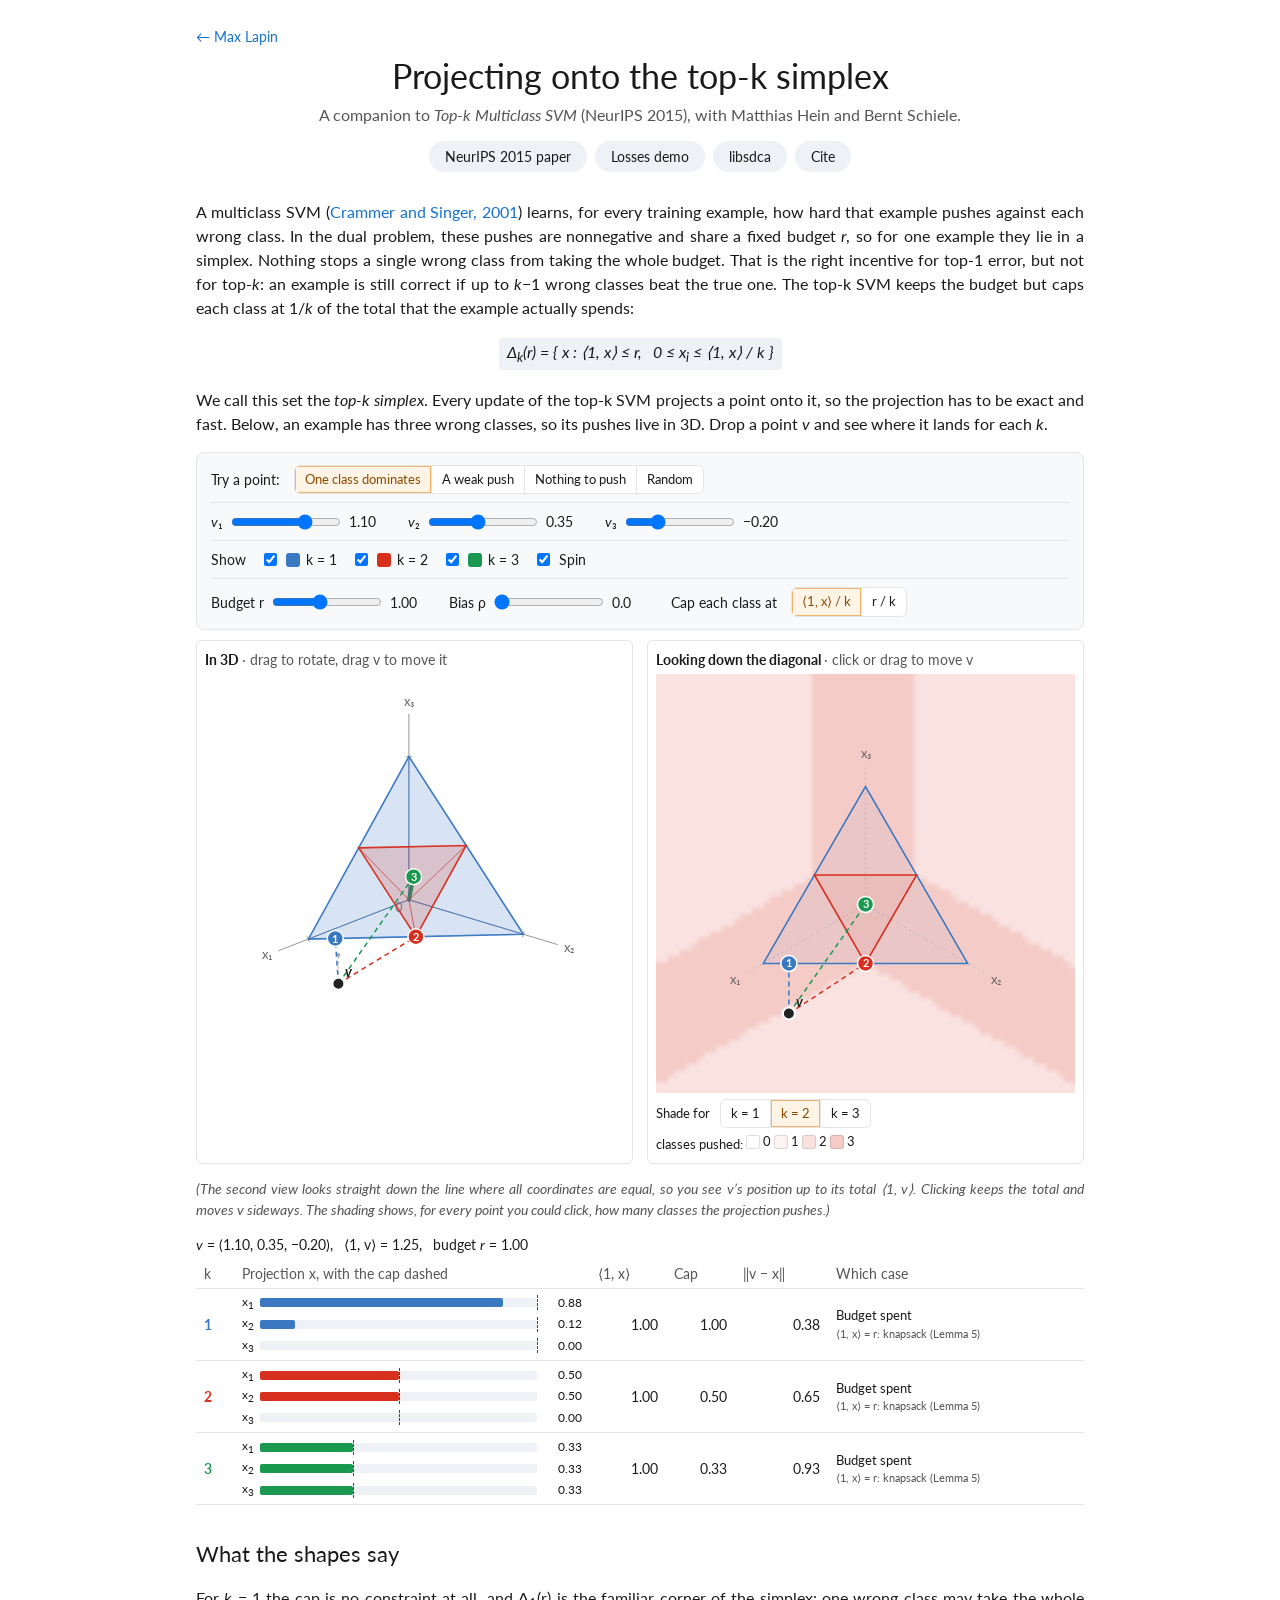
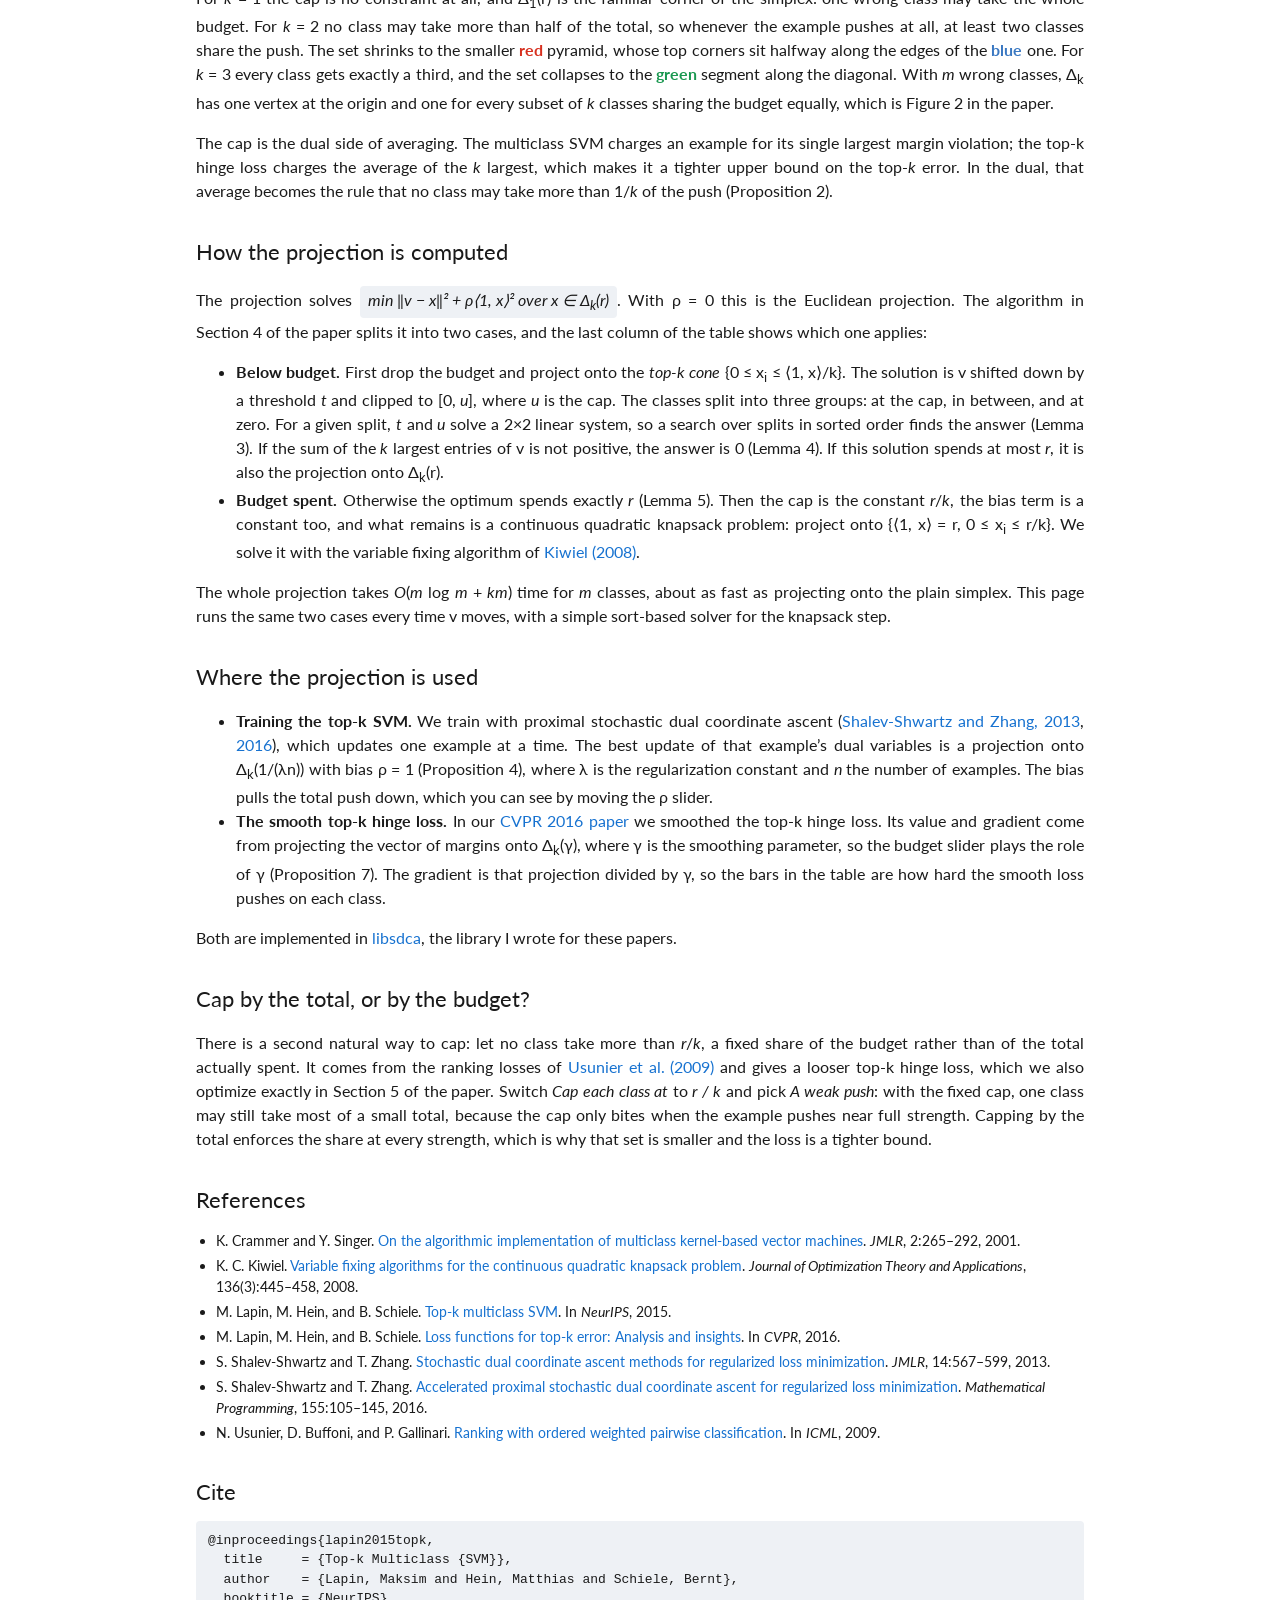
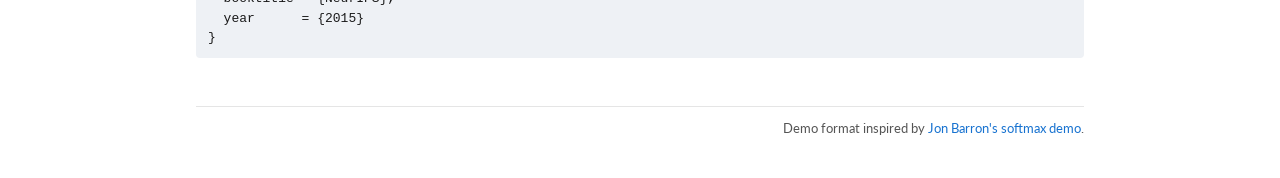
<file: topk/simplex.html>
<!DOCTYPE html>
<html lang="en">
<head>
  <meta charset="utf-8">
  <meta name="viewport" content="width=device-width, initial-scale=1">
  <title>Top-k Simplex Projection Demo</title>
  <meta name="author" content="Max Lapin">
  <meta name="description" content="Interactive demo: drop a point and watch its Euclidean projection onto the top-k simplex for k = 1, 2, 3, the step at the heart of training the top-k multiclass SVM (NeurIPS 2015).">
  <meta property="og:title" content="Projecting onto the top-k simplex: interactive demo">
  <meta property="og:description" content="Drop a point in 3D and see how the top-k simplex caps each class at 1/k of the total push.">
  <meta name="twitter:card" content="summary">
  <meta name="twitter:creator" content="@mlapin_">
  <link rel="icon" type="image/png" href="../images/favicon.png">
  <link rel="preconnect" href="https://fonts.googleapis.com">
  <link rel="preconnect" href="https://fonts.gstatic.com" crossorigin>
  <link href="https://fonts.googleapis.com/css2?family=Lato:wght@400;700&display=swap" rel="stylesheet">
  <link rel="stylesheet" href="../stylesheet.css">
  <style>
    :root {
      --k1: #3a78c2;
      --k2: #d7301f;
      --k3: #1a9850;
      --card: #f8f9fb;
    }
    .page { max-width: 920px; }
    .back { font-size: 14px; }
    .cue { color: var(--muted); font-style: italic; font-size: 14px; }

    .card { background: var(--card); border: 1px solid var(--rule); border-radius: 8px; padding: 12px 14px; margin: 10px 0; }
    .bar { display: flex; flex-wrap: wrap; align-items: center; gap: 8px 14px; font-size: 14px; }
    .bar + .bar { margin-top: 8px; padding-top: 8px; border-top: 1px solid var(--rule); }
    .bar label { display: inline-flex; align-items: center; gap: 6px; }
    .seg { display: inline-flex; border: 1px solid var(--rule); border-radius: 6px; overflow: hidden; background: #fff; }
    .seg button { font: inherit; font-size: 13px; border: 0; background: transparent; padding: 4px 10px; cursor: pointer; color: var(--text); }
    .seg button + button { border-left: 1px solid var(--rule); }
    .seg button[aria-pressed="true"] { background: #fff4e5; color: #8a4b00; box-shadow: inset 0 0 0 1px #f0b56a; }
    .seg button:hover { color: var(--link-hover); }
    input[type=range] { font: inherit; width: 110px; }
    .val { font-variant-numeric: tabular-nums; min-width: 3.2em; display: inline-block; }
    .sw { display: inline-block; width: 14px; height: 14px; border-radius: 3px; flex: none; }
    .kc1 { color: var(--k1); font-weight: 700; } .kc2 { color: var(--k2); font-weight: 700; } .kc3 { color: var(--k3); font-weight: 700; }

    .panels { display: grid; grid-template-columns: 1fr 1fr; gap: 14px; }
    .panel { min-width: 0; background: #fff; border: 1px solid var(--rule); border-radius: 6px; padding: 8px; }
    .panel-head { font-size: 14px; font-weight: 700; }
    .panel-head span { font-weight: 400; color: var(--muted); }
    .panel canvas { display: block; width: 100%; aspect-ratio: 1; margin-top: 4px; touch-action: none; }
    #view3d { cursor: grab; }
    #view3d.dragging { cursor: grabbing; }
    #view2d { cursor: crosshair; }
    .shade-legend { display: flex; flex-wrap: wrap; align-items: center; gap: 4px 10px; font-size: 13px; margin-top: 6px; }
    .shade-legend .sw { box-shadow: inset 0 0 0 1px rgba(0, 0, 0, 0.12); }

    .vline { font-size: 14px; font-variant-numeric: tabular-nums; margin: 10px 0 4px; }
    table.proj { border-collapse: collapse; font-size: 14px; font-variant-numeric: tabular-nums; width: 100%; }
    table.proj th, table.proj td { padding: 4px 8px; border-bottom: 1px solid var(--rule); text-align: left; vertical-align: middle; }
    table.proj th { font-weight: 400; color: var(--muted); }
    table.proj td.num { text-align: right; white-space: nowrap; }
    table.proj tr.off { opacity: 0.35; }
    .bars { display: grid; grid-template-columns: auto 1fr 3.2em; align-items: center; gap: 1px 6px; font-size: 12px; min-width: 170px; }
    .track { position: relative; height: 9px; background: #eef1f5; border-radius: 2px; }
    .track i { position: absolute; left: 0; top: 0; bottom: 0; border-radius: 2px; }
    .track b { position: absolute; top: -3px; bottom: -3px; border-left: 1.5px dashed #444; }
    .bars span:last-child, .bars .v { text-align: right; }
    .case { font-size: 13px; }
    .case small { color: var(--muted); display: block; }

    .prose h2 { margin-top: 32px; }
    .formula { font-style: italic; background: var(--thumb-bg); padding: 2px 8px; border-radius: 4px; display: inline-block; margin: 2px 0; }
    .refs-list { font-size: 14px; padding-left: 20px; }
    .refs-list li { margin: 4px 0; }
    pre.bib { background: var(--thumb-bg); padding: 10px 12px; overflow-x: auto; font-size: 13px; border-radius: 4px; }

    @media (max-width: 680px) {
      .panels { grid-template-columns: 1fr; }
      table.proj th:nth-child(5), table.proj td:nth-child(5) { display: none; }
    }
  </style>
</head>

<body>
<div class="page project">

  <a class="back" href="/">&larr; Max Lapin</a>
  <header class="project-head">
    <h1>Projecting onto the top-k simplex</h1>
    <p class="subtitle">
      A companion to <i>Top-k Multiclass SVM</i> (NeurIPS 2015), with Matthias Hein and Bernt Schiele.
    </p>
    <nav class="pills" aria-label="Related links">
      <a href="https://arxiv.org/abs/1511.06683">NeurIPS 2015 paper</a>
      <a href="demo.html">Losses demo</a>
      <a href="/libsdca/">libsdca</a>
      <a href="#cite">Cite</a>
    </nav>
  </header>
  <p>
    A multiclass SVM (<a href="#ref-cs01">Crammer and Singer, 2001</a>) learns, for every training example, how hard
    that example pushes against each wrong class. In the dual problem, these pushes are nonnegative and share a
    fixed budget <i>r</i>, so for one example they lie in a simplex. Nothing stops a single wrong class from taking
    the whole budget. That is the right incentive for top-1 error, but not for top-<i>k</i>: an example is still
    correct if up to <i>k</i>&minus;1 wrong classes beat the true one. The top-k SVM keeps the budget but caps each
    class at 1/<i>k</i> of the total that the example actually spends:
  </p>
  <p style="text-align:center">
    <span class="formula">&Delta;<sub>k</sub>(r) = { x : &lang;1, x&rang; &le; r,&ensp; 0 &le; x<sub>i</sub> &le; &lang;1, x&rang; / k }</span>
  </p>
  <p>
    We call this set the <i>top-k simplex</i>. Every update of the top-k SVM projects a point onto it, so the
    projection has to be exact and fast. Below, an example has three wrong classes, so its pushes live in 3D. Drop
    a point <i>v</i> and see where it lands for each <i>k</i>.
  </p>

  <div class="card" role="group" aria-label="Demo controls">
    <div class="bar">
      <span>Try a point:</span>
      <div class="seg" id="presets">
        <button type="button" data-v="1.10,0.35,-0.20">One class dominates</button>
        <button type="button" data-v="0.30,0.10,-0.10">A weak push</button>
        <button type="button" data-v="-0.40,-0.50,0.25">Nothing to push</button>
        <button type="button" data-v="random">Random</button>
      </div>
    </div>
    <div class="bar">
      <label><span><i>v</i>&#8321;</span><input type="range" id="v0" min="-1" max="2" step="0.01"><span class="val" id="v0Val"></span></label>
      <label><span><i>v</i>&#8322;</span><input type="range" id="v1" min="-1" max="2" step="0.01"><span class="val" id="v1Val"></span></label>
      <label><span><i>v</i>&#8323;</span><input type="range" id="v2" min="-1" max="2" step="0.01"><span class="val" id="v2Val"></span></label>
    </div>
    <div class="bar">
      <span>Show</span>
      <label><input type="checkbox" class="showk" data-k="1" checked><i class="sw" style="background:var(--k1)"></i>k = 1</label>
      <label><input type="checkbox" class="showk" data-k="2" checked><i class="sw" style="background:var(--k2)"></i>k = 2</label>
      <label><input type="checkbox" class="showk" data-k="3" checked><i class="sw" style="background:var(--k3)"></i>k = 3</label>
      <label><input type="checkbox" id="spin"> Spin</label>
    </div>
    <div class="bar">
      <label title="The budget on the total push. In the smooth top-k hinge loss this is the smoothing parameter gamma.">Budget r
        <input type="range" id="r" min="0.25" max="2" step="0.05" value="1"><span class="val" id="rVal"></span></label>
      <label title="Extra penalty on the total push. The SDCA update of the top-k SVM uses rho = 1.">Bias &rho;
        <input type="range" id="rho" min="0" max="3" step="0.1" value="0"><span class="val" id="rhoVal"></span></label>
      <span>Cap each class at</span>
      <div class="seg" id="capMode">
        <button type="button" data-cap="sum" aria-pressed="true">&lang;1, x&rang; / k</button>
        <button type="button" data-cap="box">r / k</button>
      </div>
    </div>
  </div>

  <div class="panels">
    <div class="panel">
      <div class="panel-head">In 3D <span>&middot; drag to rotate, drag v to move it</span></div>
      <canvas id="view3d" role="img" aria-label="The top-k simplices for k = 1, 2, 3 in 3D, the point v, and its projections"></canvas>
    </div>
    <div class="panel">
      <div class="panel-head">Looking down the diagonal <span>&middot; click or drag to move v</span></div>
      <canvas id="view2d" role="img" aria-label="The same scene seen along the direction (1, 1, 1), shaded by how many classes the projection pushes"></canvas>
      <div class="shade-legend">
        <span>Shade for</span>
        <div class="seg" id="shadeK">
          <button type="button" data-k="1">k = 1</button>
          <button type="button" data-k="2" aria-pressed="true">k = 2</button>
          <button type="button" data-k="3">k = 3</button>
        </div>
        <span id="shadeKey"></span>
      </div>
    </div>
  </div>
  <p class="cue">
    (The second view looks straight down the line where all coordinates are equal, so you see v&rsquo;s position up to
    its total &lang;1, v&rang;. Clicking keeps the total and moves v sideways. The shading shows, for every point you
    could click, how many classes the projection pushes.)
  </p>

  <div class="vline" id="vline" aria-live="off"></div>
  <table class="proj">
    <thead><tr><th>k</th><th>Projection x, with the cap dashed</th><th>&lang;1, x&rang;</th><th>Cap</th><th>&#8214;v &minus; x&#8214;</th><th>Which case</th></tr></thead>
    <tbody id="projRows"></tbody>
  </table>

  <div class="prose">
    <h2>What the shapes say</h2>
    <p>
      For <i>k</i> = 1 the cap is no constraint at all, and &Delta;<sub>1</sub>(r) is the familiar corner of the
      simplex: one wrong class may take the whole budget. For <i>k</i> = 2 no class may take more than half of the
      total, so whenever the example pushes at all, at least two classes share the push. The set shrinks to the
      smaller <span class="kc2">red</span> pyramid, whose top corners sit halfway along the edges of the
      <span class="kc1">blue</span> one. For <i>k</i> = 3 every class gets exactly a third, and the set collapses
      to the <span class="kc3">green</span> segment along the diagonal. With <i>m</i> wrong classes,
      &Delta;<sub>k</sub> has one vertex at the origin and one for every subset of <i>k</i> classes sharing the
      budget equally, which is Figure 2 in the paper.
    </p>
    <p>
      The cap is the dual side of averaging. The multiclass SVM charges an example for its single largest margin
      violation; the top-k hinge loss charges the average of the <i>k</i> largest, which makes it a tighter upper
      bound on the top-<i>k</i> error. In the dual, that average becomes the rule that no class may take more than
      1/<i>k</i> of the push (Proposition 2).
    </p>

    <h2>How the projection is computed</h2>
    <p>
      The projection solves <span class="formula">min &#8214;v &minus; x&#8214;&sup2; + &rho;&lang;1, x&rang;&sup2; over x &isin; &Delta;<sub>k</sub>(r)</span>.
      With &rho; = 0 this is the Euclidean projection. The algorithm in Section 4 of the paper splits it into two
      cases, and the last column of the table shows which one applies:
    </p>
    <ul>
      <li><b>Below budget.</b> First drop the budget and project onto the <i>top-k cone</i>
        {0 &le; x<sub>i</sub> &le; &lang;1, x&rang;/k}. The solution is v shifted down by a threshold <i>t</i>
        and clipped to [0, <i>u</i>], where <i>u</i> is the cap. The classes split into three groups: at the cap,
        in between, and at zero. For a given split, <i>t</i> and <i>u</i> solve a 2&times;2 linear system, so a
        search over splits in sorted order finds the answer (Lemma 3). If the sum of the <i>k</i> largest
        entries of v is not positive, the answer is 0 (Lemma 4). If this solution spends at most <i>r</i>, it is
        also the projection onto &Delta;<sub>k</sub>(r).</li>
      <li><b>Budget spent.</b> Otherwise the optimum spends exactly <i>r</i> (Lemma 5). Then the cap is the
        constant <i>r</i>/<i>k</i>, the bias term is a constant too, and what remains is a continuous quadratic
        knapsack problem: project onto {&lang;1, x&rang; = r, 0 &le; x<sub>i</sub> &le; r/k}. We solve it with
        the variable fixing algorithm of <a href="#ref-kiw08">Kiwiel (2008)</a>.</li>
    </ul>
    <p>
      The whole projection takes <i>O</i>(<i>m</i> log <i>m</i> + <i>km</i>) time for <i>m</i> classes, about
      as fast as projecting onto the plain simplex. This page runs the same two cases every time v moves, with a
      simple sort-based solver for the knapsack step.
    </p>

    <h2>Where the projection is used</h2>
    <ul>
      <li><b>Training the top-k SVM.</b> We train with proximal stochastic dual coordinate ascent
        (<a href="#ref-ssz13">Shalev-Shwartz and Zhang, 2013</a>, <a href="#ref-ssz16">2016</a>), which updates
        one example at a time. The best update of that example&rsquo;s dual variables is a projection onto
        &Delta;<sub>k</sub>(1/(&lambda;n)) with bias &rho; = 1 (Proposition 4), where &lambda; is the
        regularization constant and <i>n</i> the number of examples. The bias pulls the total push down, which you
        can see by moving the &rho; slider.</li>
      <li><b>The smooth top-k hinge loss.</b> In our <a href="#ref-lhs16">CVPR 2016 paper</a> we smoothed the top-k
        hinge loss. Its value and gradient come from projecting the vector of margins onto
        &Delta;<sub>k</sub>(&gamma;), where &gamma; is the smoothing parameter, so the budget slider plays the role
        of &gamma; (Proposition 7). The gradient is that projection divided by &gamma;, so the bars in the table
        are how hard the smooth loss pushes on each class.</li>
    </ul>
    <p>
      Both are implemented in <a href="/libsdca/">libsdca</a>, the library I wrote for these papers.
    </p>

    <h2>Cap by the total, or by the budget?</h2>
    <p>
      There is a second natural way to cap: let no class take more than <i>r</i>/<i>k</i>, a fixed share of the
      budget rather than of the total actually spent. It comes from the ranking losses of
      <a href="#ref-ubg09">Usunier et al. (2009)</a> and gives a looser top-k hinge loss, which we also optimize
      exactly in Section 5 of the paper. Switch <i>Cap each class at</i> to <i>r / k</i> and pick
      <i>A weak push</i>: with the fixed cap, one class may still take most of a small total, because the cap only
      bites when the example pushes near full strength. Capping by the total enforces the share at every strength,
      which is why that set is smaller and the loss is a tighter bound.
    </p>

    <h2 id="references">References</h2>
    <ul class="refs-list">
      <li id="ref-cs01">K. Crammer and Y. Singer.
        <a href="https://www.jmlr.org/papers/v2/crammer01a.html">On the algorithmic implementation of multiclass
        kernel-based vector machines</a>. <i>JMLR</i>, 2:265&ndash;292, 2001.</li>
      <li id="ref-kiw08">K. C. Kiwiel. <a href="https://doi.org/10.1007/s10957-007-9317-7">Variable fixing algorithms
        for the continuous quadratic knapsack problem</a>. <i>Journal of Optimization Theory and Applications</i>,
        136(3):445&ndash;458, 2008.</li>
      <li id="ref-lhs15">M. Lapin, M. Hein, and B. Schiele. <a href="https://arxiv.org/abs/1511.06683">Top-k
        multiclass SVM</a>. In <i>NeurIPS</i>, 2015.</li>
      <li id="ref-lhs16">M. Lapin, M. Hein, and B. Schiele. <a href="https://arxiv.org/abs/1512.00486">Loss
        functions for top-k error: Analysis and insights</a>. In <i>CVPR</i>, 2016.</li>
      <li id="ref-ssz13">S. Shalev-Shwartz and T. Zhang.
        <a href="https://www.jmlr.org/papers/v14/shalev-shwartz13a.html">Stochastic dual coordinate ascent methods
        for regularized loss minimization</a>. <i>JMLR</i>, 14:567&ndash;599, 2013.</li>
      <li id="ref-ssz16">S. Shalev-Shwartz and T. Zhang. <a href="https://doi.org/10.1007/s10107-014-0839-0">Accelerated
        proximal stochastic dual coordinate ascent for regularized loss minimization</a>. <i>Mathematical
        Programming</i>, 155:105&ndash;145, 2016.</li>
      <li id="ref-ubg09">N. Usunier, D. Buffoni, and P. Gallinari.
        <a href="https://doi.org/10.1145/1553374.1553509">Ranking with ordered weighted pairwise classification</a>.
        In <i>ICML</i>, 2009.</li>
    </ul>

    <h2 id="cite">Cite</h2>
<pre class="bib">@inproceedings{lapin2015topk,
  title     = {Top-k Multiclass {SVM}},
  author    = {Lapin, Maksim and Hein, Matthias and Schiele, Bernt},
  booktitle = {NeurIPS},
  year      = {2015}
}</pre>
  </div>

  <footer>
    Demo format inspired by <a href="https://jonbarron.info/softmaxfix/demo.html">Jon Barron's softmax demo</a>.
  </footer>
</div>

<script>
(function () {
  'use strict';

  var $ = function (id) { return document.getElementById(id); };
  var KCOL = ['#3a78c2', '#d7301f', '#1a9850'];
  var REDUCED = window.matchMedia && window.matchMedia('(prefers-reduced-motion: reduce)').matches;

  // ---------- projections (Lapin et al., NeurIPS 2015, Sections 4 and 5) ----------
  function total(x) { var s = 0; for (var i = 0; i < x.length; i++) s += x[i]; return s; }
  function zeros(d) { var x = []; for (var i = 0; i < d; i++) x.push(0); return x; }
  function clip(z, lo, hi) { return z < lo ? lo : z > hi ? hi : z; }

  // min ||x - a||^2  s.t.  <1, x> = s,  0 <= x_i <= u. f(t) = sum clip(a_i - t, 0, u) is piecewise linear.
  function knapsack(a, u, s) {
    var d = a.length, x = [], i, j;
    if (s <= 0) return zeros(d);
    if (s >= d * u) { for (i = 0; i < d; i++) x.push(u); return x; }
    var bp = [];
    for (i = 0; i < d; i++) bp.push(a[i] - u, a[i]);
    bp.sort(function (p, q) { return p - q; });
    var f = function (t) { var z = 0; for (var i = 0; i < d; i++) z += clip(a[i] - t, 0, u); return z; };
    var lo = bp[0], flo = f(lo), t = bp[bp.length - 1];
    for (j = 1; j < bp.length; j++) {
      var hi = bp[j], fhi = f(hi);
      if (fhi <= s) { t = flo === fhi ? hi : lo + (flo - s) * (hi - lo) / (flo - fhi); break; }
      lo = hi; flo = fhi;
    }
    for (i = 0; i < d; i++) x.push(clip(a[i] - t, 0, u));
    return x;
  }

  // min ||x - a||^2 + rho <1, x>^2  s.t.  0 <= x_i <= <1, x> / k  (Lemmas 3 and 4).
  function topkCone(a, k, rho) {
    var d = a.length, i, nU, endM;
    k = Math.min(Math.max(1, k), d);
    var idx = a.map(function (_, i) { return i; }).sort(function (p, q) { return a[q] - a[p]; });
    var s = idx.map(function (i) { return a[i]; });
    var top = 0;
    for (i = 0; i < k; i++) top += s[i];
    if (top <= 1e-14) return { x: zeros(d), kase: 'zero' };

    var u = top / (k + rho * k * k);
    if (k === d || s[k] <= s[k - 1] - u + 1e-10) {
      var x = zeros(d);
      for (i = 0; i < k; i++) x[idx[i]] = u;
      return { x: x, kase: 'equal' };
    }
    var best = null, bestObj = Infinity, tol = 1e-9;
    for (nU = 0; nU < k; nU++) {
      var sumU = 0;
      for (i = 0; i < nU; i++) sumU += s[i];
      for (endM = k; endM <= d; endM++) {
        var nM = endM - nU, sumM = 0;
        for (i = nU; i < endM; i++) sumM += s[i];
        var D = (k - nU) * (k - nU) + (nU + rho * k * k) * nM;
        var uu = (nM * sumU + (k - nU) * sumM) / D;
        if (uu <= 1e-14) continue;
        var t = (nU * (1 + rho * k) * sumM - (k - nU + rho * k * nM) * sumU) / D + rho * uu * k;
        var maxL = endM < d ? s[endM] : -Infinity, minU = nU > 0 ? s[nU - 1] : Infinity;
        if (maxL <= t + tol && t <= s[endM - 1] + tol && s[nU] <= t + uu + tol && t + uu <= minU + tol) {
          var y = a.map(function (ai) { return clip(ai - t, 0, uu); });
          var sy = total(y), obj = rho * sy * sy;
          for (i = 0; i < d; i++) obj += (y[i] - a[i]) * (y[i] - a[i]);
          if (obj < bestObj) { bestObj = obj; best = y; }
        }
      }
    }
    return best ? { x: best, kase: 'cone' } : { x: zeros(d), kase: 'zero' };
  }

  // Projection onto the top-k simplex Delta_k(r) (Lemma 5): the cone solution if it fits the budget, else knapsack.
  function topkSimplex(a, k, r, rho) {
    if (r <= 0) return { x: zeros(a.length), kase: 'zero' };
    var c = topkCone(a, k, rho);
    if (total(c.x) <= r + 1e-10) return c;
    return { x: knapsack(a, r / k, r), kase: 'knap' };
  }

  // The same with the fixed cap x_i <= r / k (Usunier et al.; Section 5): a 1-D convex search over the total.
  function boxSimplex(a, k, r, rho) {
    var d = a.length, u = r / k;
    if (r <= 0) return { x: zeros(d), kase: 'zero' };
    var x, s;
    if (rho === 0) {
      x = a.map(function (ai) { return clip(ai, 0, u); });
      if (total(x) > r) return { x: knapsack(a, u, r), kase: 'knap' };
    } else {
      var g = function (s) {
        var y = knapsack(a, u, s), z = rho * s * s;
        for (var i = 0; i < d; i++) z += (y[i] - a[i]) * (y[i] - a[i]);
        return z;
      };
      var lo = 0, hi = r;
      for (var it = 0; it < 90; it++) {
        var m1 = lo + (hi - lo) / 3, m2 = hi - (hi - lo) / 3;
        if (g(m1) < g(m2)) hi = m2; else lo = m1;
      }
      s = 0.5 * (lo + hi);
      if (g(0) <= g(s)) s = 0;
      if (g(r) <= g(s)) s = r;
      x = knapsack(a, u, s);
      if (s >= r - 1e-9) return { x: x, kase: 'knap' };
    }
    return total(x) <= 1e-12 ? { x: zeros(d), kase: 'zero' } : { x: x, kase: 'cone' };
  }

  function project(v, k) {
    return (state.cap === 'box' ? boxSimplex : topkSimplex)(v, k, state.r, state.rho);
  }

  // ---------- state ----------
  var state = {
    v: [1.10, 0.35, -0.20], r: 1, rho: 0, cap: 'sum', show: [true, true, true], shadeK: 2,
    az: 0.2, el: 0.35, spin: !REDUCED, tween: null
  };

  // ---------- polytope geometry ----------
  function dot(p, q) { return p[0] * q[0] + p[1] * q[1] + p[2] * q[2]; }
  function sub(p, q) { return [p[0] - q[0], p[1] - q[1], p[2] - q[2]]; }
  function cross(p, q) { return [p[1] * q[2] - p[2] * q[1], p[2] * q[0] - p[0] * q[2], p[0] * q[1] - p[1] * q[0]]; }
  function det3(A) { return dot(A[0], cross(A[1], A[2])); }

  // Half-spaces n.x <= b, then vertices from every triple of planes and faces from the planes they touch.
  function polytope(k, r, cap) {
    var P = [], i, a, b, c;
    for (i = 0; i < 3; i++) { var n = [0, 0, 0]; n[i] = -1; P.push({ n: n, b: 0 }); }
    for (i = 0; i < 3; i++) {
      var m = cap === 'box' ? [0, 0, 0] : [-1 / k, -1 / k, -1 / k];
      m[i] += 1;
      P.push({ n: m, b: cap === 'box' ? r / k : 0 });
    }
    P.push({ n: [1, 1, 1], b: r });
    var V = [];
    for (a = 0; a < P.length; a++) for (b = a + 1; b < P.length; b++) for (c = b + 1; c < P.length; c++) {
      var A = [P[a].n, P[b].n, P[c].n], dt = det3(A);
      if (Math.abs(dt) < 1e-9) continue;
      var rhs = [P[a].b, P[b].b, P[c].b], x = [];
      for (i = 0; i < 3; i++) {
        var Ai = A.map(function (row, j) { var rr = row.slice(); rr[i] = rhs[j]; return rr; });
        x.push(det3(Ai) / dt);
      }
      if (!P.every(function (p) { return dot(p.n, x) <= p.b + 1e-9; })) continue;
      if (V.some(function (w) { var e = sub(w, x); return dot(e, e) < 1e-14; })) continue;
      V.push(x);
    }
    var F = [], seen = {};
    P.forEach(function (p) {
      var on = [];
      V.forEach(function (w, j) { if (Math.abs(dot(p.n, w) - p.b) < 1e-9) on.push(j); });
      if (on.length < 3) return;
      var key = on.slice().sort().join(',');
      if (seen[key]) return;
      seen[key] = true;
      var cen = [0, 0, 0];
      on.forEach(function (j) { for (var q = 0; q < 3; q++) cen[q] += V[j][q] / on.length; });
      var e1 = sub(V[on[0]], cen), e2 = cross(p.n, e1);
      on.sort(function (p1, p2) {
        var d1 = sub(V[p1], cen), d2 = sub(V[p2], cen);
        return Math.atan2(dot(d1, e2), dot(d1, e1)) - Math.atan2(dot(d2, e2), dot(d2, e1));
      });
      var nn = Math.sqrt(dot(p.n, p.n));
      F.push({ idx: on, n: p.n.map(function (z) { return z / nn; }), cen: cen });
    });
    return { V: V, F: F };
  }

  // ---------- canvases ----------
  var c3 = $('view3d'), c2 = $('view2d'), ctx3 = c3.getContext('2d'), ctx2 = c2.getContext('2d');
  var dpr = 1, W3 = 0, W2 = 0;
  function resize() {
    dpr = window.devicePixelRatio || 1;
    [c3, c2].forEach(function (c) {
      var w = c.clientWidth;
      c.width = Math.round(w * dpr); c.height = Math.round(w * dpr);
    });
    W3 = c3.clientWidth; W2 = c2.clientWidth;
    shadeCache = null;
    draw();
  }

  function cam() {
    var ca = Math.cos(state.az), sa = Math.sin(state.az), ce = Math.cos(state.el), se = Math.sin(state.el);
    return { R: [-sa, ca, 0], U: [-se * ca, -se * sa, ce], F: [ce * ca, ce * sa, se] };
  }
  function scene() { return Math.max(1, state.r); }
  function proj3(p, C) {
    var R = scene(), s = W3 / (2.75 * R), o = [0.4 * R, 0.4 * R, 0.32 * R], q = sub(p, o);
    return { x: W3 / 2 + s * dot(q, C.R), y: W3 * 0.5 - s * dot(q, C.U), z: dot(q, C.F), s: s };
  }

  function arrowLabel(ctx, txt, x, y, color, bold) {
    ctx.font = (bold ? '700 ' : '') + '13px Lato, sans-serif';
    ctx.fillStyle = color; ctx.textAlign = 'center'; ctx.textBaseline = 'middle';
    ctx.fillText(txt, x, y);
  }
  function badge(ctx, x, y, k) {
    ctx.beginPath(); ctx.arc(x, y, 8, 0, 2 * Math.PI);
    ctx.fillStyle = KCOL[k - 1]; ctx.fill();
    ctx.strokeStyle = '#fff'; ctx.lineWidth = 1.5; ctx.stroke();
    ctx.font = '700 11px Lato, sans-serif'; ctx.fillStyle = '#fff';
    ctx.textAlign = 'center'; ctx.textBaseline = 'middle'; ctx.fillText(String(k), x, y + 0.5);
  }
  function vDot(ctx, x, y) {
    ctx.beginPath(); ctx.arc(x, y, 6, 0, 2 * Math.PI);
    ctx.fillStyle = '#222'; ctx.fill();
    ctx.strokeStyle = '#fff'; ctx.lineWidth = 2; ctx.stroke();
    ctx.font = 'italic 700 14px Lato, sans-serif'; ctx.fillStyle = '#222';
    ctx.textAlign = 'left'; ctx.textBaseline = 'bottom'; ctx.fillText('v', x + 7, y - 4);
  }
  function rgba(hex, a) {
    var n = parseInt(hex.slice(1), 16);
    return 'rgba(' + (n >> 16) + ',' + ((n >> 8) & 255) + ',' + (n & 255) + ',' + a + ')';
  }

  var results = [];
  function compute() {
    results = [1, 2, 3].map(function (k) { return project(state.v, k); });
  }

  function draw3d() {
    var ctx = ctx3, C = cam(), R = scene(), i;
    ctx.setTransform(dpr, 0, 0, dpr, 0, 0);
    ctx.clearRect(0, 0, W3, W3);
    var O = proj3([0, 0, 0], C), L = 1.3 * R;

    // axes, with a tick at r
    ['x\u2081', 'x\u2082', 'x\u2083'].forEach(function (name, a) {
      var e = [0, 0, 0]; e[a] = L;
      var P = proj3(e, C);
      ctx.strokeStyle = '#999'; ctx.lineWidth = 1; ctx.setLineDash([]);
      ctx.beginPath(); ctx.moveTo(O.x, O.y); ctx.lineTo(P.x, P.y); ctx.stroke();
      var dx = P.x - O.x, dy = P.y - O.y, dl = Math.hypot(dx, dy) || 1;
      arrowLabel(ctx, name, P.x + 12 * dx / dl, P.y + 12 * dy / dl, '#666');
      var t = [0, 0, 0]; t[a] = state.r;
      var T = proj3(t, C);
      ctx.beginPath(); ctx.moveTo(T.x - 3 * dy / dl, T.y + 3 * dx / dl); ctx.lineTo(T.x + 3 * dy / dl, T.y - 3 * dx / dl); ctx.stroke();
    });
    arrowLabel(ctx, '0', O.x - 10, O.y + 8, '#888');

    // faces of every shown polytope, back to front
    var polys = [];
    [1, 2, 3].forEach(function (k) { if (state.show[k - 1]) polys.push({ k: k, g: polytope(k, state.r, state.cap) }); });
    var faces = [];
    polys.forEach(function (p) {
      var S = p.g.V.map(function (w) { return proj3(w, C); });
      if (p.g.F.length === 0 && p.g.V.length === 2) {
        faces.push({ k: p.k, seg: [S[0], S[1]], z: (S[0].z + S[1].z) / 2 });
      }
      p.g.F.forEach(function (f) {
        faces.push({ k: p.k, pts: f.idx.map(function (j) { return S[j]; }), z: proj3(f.cen, C).z, front: dot(f.n, C.F) > 0 });
      });
    });
    faces.sort(function (a, b) { return a.z - b.z; });
    faces.forEach(function (f) {
      var col = KCOL[f.k - 1];
      if (f.seg) {
        ctx.strokeStyle = col; ctx.lineWidth = 4; ctx.lineCap = 'round';
        ctx.beginPath(); ctx.moveTo(f.seg[0].x, f.seg[0].y); ctx.lineTo(f.seg[1].x, f.seg[1].y); ctx.stroke();
        ctx.lineCap = 'butt';
        return;
      }
      ctx.beginPath();
      f.pts.forEach(function (p, j) { if (j) ctx.lineTo(p.x, p.y); else ctx.moveTo(p.x, p.y); });
      ctx.closePath();
      ctx.fillStyle = rgba(col, f.front ? 0.13 : 0.07); ctx.fill();
      ctx.strokeStyle = rgba(col, f.front ? 0.95 : 0.4); ctx.lineWidth = f.front ? 1.6 : 1; ctx.stroke();
    });

    // v, a drop line to the floor, and the projections
    var Vp = proj3(state.v, C), Fp = proj3([state.v[0], state.v[1], 0], C);
    ctx.strokeStyle = '#aaa'; ctx.lineWidth = 1; ctx.setLineDash([2, 3]);
    ctx.beginPath(); ctx.moveTo(Vp.x, Vp.y); ctx.lineTo(Fp.x, Fp.y); ctx.stroke();
    ctx.setLineDash([]);
    ctx.fillStyle = '#aaa'; ctx.beginPath(); ctx.arc(Fp.x, Fp.y, 2, 0, 2 * Math.PI); ctx.fill();
    var marks = [];
    for (i = 0; i < 3; i++) {
      if (!state.show[i]) continue;
      var X = proj3(results[i].x, C);
      ctx.strokeStyle = KCOL[i]; ctx.lineWidth = 1.5; ctx.setLineDash([5, 4]);
      ctx.beginPath(); ctx.moveTo(Vp.x, Vp.y); ctx.lineTo(X.x, X.y); ctx.stroke();
      ctx.setLineDash([]);
      marks.push({ k: i + 1, p: X });
    }
    marks.sort(function (a, b) { return a.p.z - b.p.z; }).forEach(function (m) { badge(ctx, m.p.x, m.p.y, m.k); });
    vDot(ctx, Vp.x, Vp.y);
    state.vScreen = Vp;
  }

  // ---------- the view down the diagonal ----------
  var EX = [-Math.SQRT1_2, Math.SQRT1_2, 0], EY = [-1 / Math.sqrt(6), -1 / Math.sqrt(6), 2 / Math.sqrt(6)];
  function span2() { return 1.45 * Math.max(1, state.r); }
  function to2(p) {
    var s = W2 / (2 * span2());
    return { x: W2 / 2 + s * dot(p, EX), y: W2 * 0.55 - s * dot(p, EY) };
  }
  function from2(px, py, sum) {
    var s = W2 / (2 * span2()), X = (px - W2 / 2) / s, Y = (W2 * 0.55 - py) / s, h = sum / 3;
    return [h + X * EX[0] + Y * EY[0], h + X * EX[1] + Y * EY[1], h + X * EX[2] + Y * EY[2]];
  }
  function hull(pts) {
    pts = pts.slice().sort(function (a, b) { return a.x - b.x || a.y - b.y; });
    if (pts.length < 3) return pts;
    var crossz = function (o, a, b) { return (a.x - o.x) * (b.y - o.y) - (a.y - o.y) * (b.x - o.x); };
    var lo = [], up = [], i;
    for (i = 0; i < pts.length; i++) {
      while (lo.length >= 2 && crossz(lo[lo.length - 2], lo[lo.length - 1], pts[i]) <= 1e-9) lo.pop();
      lo.push(pts[i]);
    }
    for (i = pts.length - 1; i >= 0; i--) {
      while (up.length >= 2 && crossz(up[up.length - 2], up[up.length - 1], pts[i]) <= 1e-9) up.pop();
      up.push(pts[i]);
    }
    return lo.slice(0, -1).concat(up.slice(0, -1));
  }

  var SHADE = [0, 0.06, 0.14, 0.25];
  var shadeCache = null, shadeTimer = 0;
  function shadeKey(step) {
    return [state.shadeK, total(state.v).toFixed(4), state.r, state.rho, state.cap, W2, dpr, step].join('|');
  }
  function buildShade(step) {
    var n = Math.ceil(W2 / step), img = document.createElement('canvas');
    img.width = n; img.height = n;
    var ictx = img.getContext('2d'), data = ictx.createImageData(n, n), sum = total(state.v);
    var col = parseInt(KCOL[state.shadeK - 1].slice(1), 16), cr = col >> 16, cg = (col >> 8) & 255, cb = col & 255;
    for (var j = 0; j < n; j++) for (var i = 0; i < n; i++) {
      var x = project(from2((i + 0.5) * step, (j + 0.5) * step, sum), state.shadeK).x, cnt = 0;
      for (var q = 0; q < 3; q++) if (x[q] > 1e-9) cnt++;
      var a = SHADE[cnt], o = 4 * (j * n + i);
      data.data[o] = Math.round(255 + a * (cr - 255));
      data.data[o + 1] = Math.round(255 + a * (cg - 255));
      data.data[o + 2] = Math.round(255 + a * (cb - 255));
      data.data[o + 3] = 255;
    }
    ictx.putImageData(data, 0, 0);
    return { key: shadeKey(step), img: img, step: step };
  }
  function getShade() {
    var fine = shadeKey(2);
    if (shadeCache && shadeCache.key === fine) return shadeCache;
    if (!shadeCache || shadeCache.key !== shadeKey(6)) shadeCache = buildShade(6);
    clearTimeout(shadeTimer);
    shadeTimer = setTimeout(function () { shadeCache = buildShade(2); draw2d(); }, 140);
    return shadeCache;
  }

  function draw2d() {
    var ctx = ctx2, i;
    ctx.setTransform(dpr, 0, 0, dpr, 0, 0);
    var sh = getShade();
    ctx.imageSmoothingEnabled = true;
    ctx.drawImage(sh.img, 0, 0, sh.img.width * sh.step, sh.img.height * sh.step);

    // corner directions
    var Rr = 1.18 * Math.max(1, state.r);
    ['x\u2081', 'x\u2082', 'x\u2083'].forEach(function (name, a) {
      var e = [0, 0, 0]; e[a] = Rr;
      var P = to2(e), O = to2([0, 0, 0]);
      ctx.strokeStyle = '#bbb'; ctx.lineWidth = 1; ctx.setLineDash([2, 3]);
      ctx.beginPath(); ctx.moveTo(O.x, O.y); ctx.lineTo(P.x, P.y); ctx.stroke();
      ctx.setLineDash([]);
      var dx = P.x - O.x, dy = P.y - O.y, dl = Math.hypot(dx, dy) || 1;
      arrowLabel(ctx, name, P.x + 11 * dx / dl, P.y + 11 * dy / dl, '#666');
    });

    [1, 2, 3].forEach(function (k) {
      if (!state.show[k - 1]) return;
      var g = polytope(k, state.r, state.cap), H = hull(g.V.map(to2)), col = KCOL[k - 1];
      if (H.length <= 2) {
        var p = H[0];
        ctx.beginPath(); ctx.arc(p.x, p.y, 4.5, 0, 2 * Math.PI);
        ctx.strokeStyle = col; ctx.lineWidth = 2.5; ctx.stroke();
        return;
      }
      ctx.beginPath();
      H.forEach(function (p, j) { if (j) ctx.lineTo(p.x, p.y); else ctx.moveTo(p.x, p.y); });
      ctx.closePath();
      ctx.fillStyle = rgba(col, 0.06); ctx.fill();
      ctx.strokeStyle = col; ctx.lineWidth = 1.6; ctx.stroke();
    });

    var Vp = to2(state.v), marks = [];
    for (i = 0; i < 3; i++) {
      if (!state.show[i]) continue;
      var X = to2(results[i].x);
      ctx.strokeStyle = KCOL[i]; ctx.lineWidth = 1.5; ctx.setLineDash([5, 4]);
      ctx.beginPath(); ctx.moveTo(Vp.x, Vp.y); ctx.lineTo(X.x, X.y); ctx.stroke();
      ctx.setLineDash([]);
      marks.push({ k: i + 1, p: X });
    }
    // Projections that land on the same spot fan out a little so every badge stays readable.
    marks.forEach(function (m, j) {
      var dup = marks.slice(0, j).filter(function (o) { return Math.hypot(o.p.x - m.p.x, o.p.y - m.p.y) < 10; }).length;
      badge(ctx, m.p.x + dup * 12, m.p.y - dup * 6, m.k);
    });
    vDot(ctx, Vp.x, Vp.y);
  }

  // ---------- readout ----------
  var CASES = {
    zero: ['x = 0', 'nothing to push (Lemma 4)'],
    equal: ['Below budget', 'the top k share equally (Lemma 3)'],
    cone: ['Below budget', 'top-k cone (Lemma 3)'],
    knap: ['Budget spent', '&lang;1, x&rang; = r: knapsack (Lemma 5)']
  };
  function f2(z) { return (Math.abs(z) < 5e-3 ? 0 : z).toFixed(2).replace('-', '&minus;'); }
  function readout() {
    var v = state.v;
    $('vline').innerHTML = '<i>v</i> = (' + v.map(f2).join(', ') + '), &ensp;&lang;1, v&rang; = ' + f2(total(v)) +
      ', &ensp;budget <i>r</i> = ' + state.r.toFixed(2) + (state.rho ? ', &ensp;bias &rho; = ' + state.rho.toFixed(1) : '');
    var scale = Math.max(state.r, 1e-9);
    $('projRows').innerHTML = results.map(function (res, i) {
      var k = i + 1, x = res.x, s = total(x), cap = state.cap === 'box' ? state.r / k : s / k;
      var bars = x.map(function (xi, q) {
        return '<span>x<sub>' + (q + 1) + '</sub></span><span class="track"><i style="width:' +
          (100 * Math.min(xi / scale, 1)).toFixed(1) + '%;background:' + KCOL[i] + '"></i><b style="left:' +
          (100 * Math.min(cap / scale, 1)).toFixed(1) + '%"></b></span><span class="v">' + f2(xi) + '</span>';
      }).join('');
      var dv = 0;
      for (var q = 0; q < 3; q++) dv += (v[q] - x[q]) * (v[q] - x[q]);
      var cs = CASES[res.kase], note = cs[1];
      if (state.cap === 'box' && res.kase === 'cone') note = state.rho ? 'total below r' : 'v clipped to [0, r/k]';
      if (state.cap === 'box' && res.kase === 'knap') note = '&lang;1, x&rang; = r: knapsack';
      return '<tr class="' + (state.show[i] ? '' : 'off') + '"><td><span class="kc' + k + '">' + k + '</span></td>' +
        '<td><div class="bars">' + bars + '</div></td><td class="num">' + f2(s) + '</td><td class="num">' + f2(cap) +
        '</td><td class="num">' + f2(Math.sqrt(dv)) + '</td><td class="case">' + cs[0] + '<small>' + note + '</small></td></tr>';
    }).join('');
  }

  function shadeLegend() {
    var col = KCOL[state.shadeK - 1];
    $('shadeKey').innerHTML = 'classes pushed: ' + SHADE.map(function (a, n) {
      return '<span style="display:inline-flex;align-items:center;gap:3px"><i class="sw" style="background:' +
        rgba(col, a) + '"></i>' + n + '</span>';
    }).join(' ');
  }

  function syncSliders() {
    for (var q = 0; q < 3; q++) {
      $('v' + q).value = state.v[q];
      $('v' + q + 'Val').innerHTML = f2(state.v[q]);
    }
  }

  function draw() {
    if (!W3) return;
    compute();
    draw3d();
    draw2d();
    readout();
  }

  // ---------- animation: tweens between points and a slow spin ----------
  var raf = 0, lastT = 0;
  function loop(t) {
    raf = 0;
    var dt = lastT ? Math.min(t - lastT, 50) : 16;
    lastT = t;
    if (state.tween) {
      var tw = state.tween, u = Math.min((t - tw.t0) / tw.dur, 1), e = u < 0.5 ? 2 * u * u : 1 - 2 * (1 - u) * (1 - u);
      state.v = tw.from.map(function (z, q) { return z + e * (tw.to[q] - z); });
      if (u >= 1) state.tween = null;
      syncSliders();
    }
    if (state.spin && !dragging) state.az += dt * 0.00025;
    draw();
    if (state.tween || state.spin) { raf = requestAnimationFrame(loop); } else { lastT = 0; }
  }
  function kick() { if (!raf) raf = requestAnimationFrame(loop); }

  function setV(v, animate) {
    v = v.map(function (z) { return clip(z, -1, 2); });
    if (animate && !REDUCED) {
      state.tween = { from: state.v.slice(), to: v, t0: performance.now(), dur: 550 };
      kick();
    } else {
      state.tween = null;
      state.v = v;
      syncSliders();
      draw();
    }
  }

  // ---------- controls ----------
  function pressed(group, btn) {
    group.querySelectorAll('button').forEach(function (b) { b.setAttribute('aria-pressed', String(b === btn)); });
  }
  $('presets').addEventListener('click', function (e) {
    var b = e.target.closest('button');
    if (!b) return;
    var spec = b.getAttribute('data-v'), v;
    if (spec === 'random') {
      v = [0, 1, 2].map(function () { return -0.6 + 2.0 * Math.random(); });
    } else {
      v = spec.split(',').map(Number);
    }
    pressed($('presets'), spec === 'random' ? null : b);
    setV(v, true);
  });
  [0, 1, 2].forEach(function (q) {
    $('v' + q).addEventListener('input', function () {
      var v = state.v.slice();
      v[q] = +this.value;
      pressed($('presets'), null);
      setV(v, false);
    });
  });
  document.querySelectorAll('.showk').forEach(function (cb) {
    cb.addEventListener('change', function () { state.show[+cb.getAttribute('data-k') - 1] = cb.checked; draw(); });
  });
  $('spin').checked = state.spin;
  $('spin').addEventListener('change', function () { state.spin = this.checked; draw(); kick(); });
  function sliders() {
    state.r = +$('r').value; state.rho = +$('rho').value;
    $('rVal').textContent = state.r.toFixed(2);
    $('rhoVal').textContent = state.rho.toFixed(1);
  }
  ['r', 'rho'].forEach(function (id) { $(id).addEventListener('input', function () { sliders(); draw(); }); });
  $('capMode').addEventListener('click', function (e) {
    var b = e.target.closest('button');
    if (!b) return;
    state.cap = b.getAttribute('data-cap');
    pressed($('capMode'), b);
    draw();
  });
  $('shadeK').addEventListener('click', function (e) {
    var b = e.target.closest('button');
    if (!b) return;
    state.shadeK = +b.getAttribute('data-k');
    pressed($('shadeK'), b);
    shadeLegend();
    draw();
  });

  // 3D: drag v in the screen plane if grabbed, otherwise orbit.
  var dragging = null;
  function local(c, e) { var b = c.getBoundingClientRect(); return { x: e.clientX - b.left, y: e.clientY - b.top }; }
  c3.addEventListener('pointerdown', function (e) {
    var p = local(c3, e), V = state.vScreen;
    dragging = V && Math.hypot(p.x - V.x, p.y - V.y) < 16 ? { mode: 'v', last: p } : { mode: 'orbit', last: p };
    if (dragging.mode === 'orbit' && state.spin) { state.spin = false; $('spin').checked = false; }
    c3.setPointerCapture(e.pointerId);
    c3.classList.add('dragging');
  });
  c3.addEventListener('pointermove', function (e) {
    if (!dragging) return;
    var p = local(c3, e), dx = p.x - dragging.last.x, dy = p.y - dragging.last.y;
    dragging.last = p;
    if (dragging.mode === 'orbit') {
      state.az -= dx * 0.01;
      state.el = clip(state.el + dy * 0.01, -1.4, 1.5);
      draw();
    } else {
      var C = cam(), s = proj3([0, 0, 0], C).s;
      pressed($('presets'), null);
      setV(state.v.map(function (z, q) { return z + (dx * C.R[q] - dy * C.U[q]) / s; }), false);
    }
  });
  function endDrag() { dragging = null; c3.classList.remove('dragging'); kick(); }
  c3.addEventListener('pointerup', endDrag);
  c3.addEventListener('pointercancel', endDrag);

  // 2D: click or drag to move v sideways, keeping its total.
  var drag2 = false;
  function place2(e) {
    var p = local(c2, e);
    pressed($('presets'), null);
    setV(from2(p.x, p.y, total(state.v)), false);
  }
  c2.addEventListener('pointerdown', function (e) { drag2 = true; c2.setPointerCapture(e.pointerId); place2(e); });
  c2.addEventListener('pointermove', function (e) { if (drag2) place2(e); });
  c2.addEventListener('pointerup', function () { drag2 = false; });
  c2.addEventListener('pointercancel', function () { drag2 = false; });

  window.addEventListener('resize', resize);
  sliders();
  syncSliders();
  shadeLegend();
  pressed($('presets'), $('presets').querySelector('button'));
  resize();
  kick();

  window.simplexDemo = {
    state: state, draw: draw, setV: setV,
    topkSimplex: topkSimplex, boxSimplex: boxSimplex, topkCone: topkCone, knapsack: knapsack
  };
})();
</script>
</body>
</html>
</file>
<file: stylesheet.css>
/* Layout and type follow Jon Barron's homepage (github.com/jonbarron/jonbarron.github.io),
   rebuilt with CSS Grid so rows stack on narrow screens. */

:root {
  --text: #1a1a1a;
  --muted: #555;
  --link: #1772d0;
  --link-hover: #f09228;
  --highlight: #ffffd0;
  --thumb-bg: #eef1f5;
  --rule: #e5e5e5;
}

* { box-sizing: border-box; }

html { -webkit-text-size-adjust: 100%; }

body {
  margin: 0;
  background: #fff;
  color: var(--text);
  font-family: 'Lato', Verdana, Helvetica, sans-serif;
  font-size: 15px;
  line-height: 1.5;
}

.page {
  max-width: 800px;
  margin: 0 auto;
  padding: 24px 16px 40px;
}

a { color: var(--link); text-decoration: none; }
a:hover, a:focus-visible { color: var(--link-hover); }
a:focus-visible { outline: 2px solid var(--link-hover); outline-offset: 2px; border-radius: 2px; }

strong { font-weight: 700; }

/* ---------- intro ---------- */

.intro {
  display: grid;
  grid-template-columns: 63fr 37fr;
  gap: 24px;
  align-items: center;
  padding: 2.5% 0;
}

.name {
  margin: 0 0 12px;
  text-align: center;
  font-size: 32px;
  font-weight: 400;
}

.intro p { margin: 0 0 14px; }

.contact {
  text-align: center;
  margin-top: 4px;
}
.contact a { white-space: nowrap; }
.contact .sep { color: var(--muted); padding: 0 6px; }

.portrait {
  position: relative;
  width: 100%;
  max-width: 280px;
  aspect-ratio: 1;
  justify-self: center;
  border-radius: 50%;
  overflow: hidden;
}

/* ---------- sections ---------- */

h2 {
  margin: 36px 0 6px;
  font-size: 22px;
  font-weight: 400;
}

.section-intro { margin: 0 0 12px; }
.mark { background: var(--highlight); }
.award { color: #c20000; }

.section-nav {
  display: flex;
  flex-wrap: wrap;
  justify-content: center;
  gap: 4px 18px;
  padding: 10px 0;
  border-top: 1px solid var(--rule);
  border-bottom: 1px solid var(--rule);
  font-size: 14px;
}

section { scroll-margin-top: 12px; }

/* ---------- highlights ---------- */

.highlights {
  display: grid;
  grid-template-columns: repeat(5, 1fr);
  gap: 16px;
  margin: 8px 0 20px;
}
.highlights .card { display: flex; flex-direction: column; min-width: 0; color: var(--text); }
.highlights .card:hover .card-title, .highlights .card:focus-visible .card-title { color: var(--link-hover); }
.highlights .thumb { width: 100%; height: auto; aspect-ratio: 4 / 3; }
.thumb img.contain { object-fit: contain; background: #fff; }
.highlights .card-title { margin-top: 6px; font-weight: 700; color: var(--link); }
.highlights .gloss { font-size: 14px; color: var(--muted); text-wrap: pretty; }

/* ---------- news ---------- */

.news { list-style: none; margin: 0; padding: 0 20px; }
.news li { display: grid; grid-template-columns: 76px 1fr; gap: 12px; margin: 6px 0; }
.news .date { color: var(--muted); }

/* ---------- experience ---------- */

.timeline {
  display: grid;
  grid-template-columns: 96px 1fr;
  gap: 6px 12px;
  margin: 0;
  padding: 0 20px;
}
.timeline dt { color: var(--muted); }
.timeline dd { margin: 0; }
.timeline .what { color: var(--muted); }

.entries { display: flex; flex-direction: column; }

.entry {
  display: grid;
  grid-template-columns: 160px 1fr;
  gap: 20px;
  align-items: center;
  padding: 16px 20px;
}
.entry.highlight { background: var(--highlight); }

.entry .title { font-size: 15px; font-weight: 700; }
.entry .authors { margin-top: 2px; }
.entry .venue { font-style: italic; }
.entry .role { color: var(--muted); font-style: italic; }
.entry .links { margin-top: 2px; }
.entry .links .sep { color: var(--muted); padding: 0 4px; }
.entry p { margin: 8px 0 0; }
.entry > div, .intro > div { min-width: 0; }

/* ---------- thumbnails ----------
   The labelled box shows until the real image exists in images/ (the img removes itself on error). */

.thumb {
  position: relative;
  width: 160px;
  height: 160px;
  display: flex;
  align-items: center;
  justify-content: center;
  background: var(--thumb-bg);
  color: var(--muted);
  font-size: 13px;
  text-align: center;
  padding: 8px;
}
.portrait.thumb { width: 100%; height: auto; font-size: 15px; }

.thumb img, .thumb video {
  position: absolute;
  inset: 0;
  width: 100%;
  height: 100%;
  object-fit: cover;
}
.thumb picture { display: contents; }

/* ---------- small lists ---------- */

.plain-list { margin: 0; padding: 0 20px 0 40px; }
.plain-list li { margin: 6px 0; }
.plain-list ul { margin: 4px 0 6px; padding-left: 20px; }
.plain-list ul li { margin: 2px 0; }

footer {
  margin-top: 48px;
  padding-top: 12px;
  border-top: 1px solid var(--rule);
  text-align: right;
  font-size: 13px;
  color: var(--muted);
}

/* ---------- project pages (demos, libsdca) ----------
   One text width from top to bottom, with a centered header and pill links. */

.project { font-size: 16px; }
.project-head { text-align: center; margin: 4px 0 28px; }
.project-head h1 { margin: 8px 0 6px; font-size: 34px; font-weight: 400; line-height: 1.2; }
.project-head .subtitle { margin: 0 0 14px; color: var(--muted); }
.pills { display: flex; flex-wrap: wrap; justify-content: center; gap: 8px; }
.pills a { padding: 5px 16px; border-radius: 999px; background: var(--thumb-bg); color: var(--text); font-size: 14px; }
.pills a:hover, .pills a:focus-visible { background: var(--text); color: #fff; }

@media (min-width: 641px) {
  .project p, .project .prose > ul:not(.refs-list):not(.refs) > li { text-align: justify; hyphens: auto; }
  .project .project-head p { text-align: center; }
}

/* ---------- narrow screens ---------- */

@media (max-width: 640px) {
  .intro { grid-template-columns: 1fr; }
  .portrait { order: -1; max-width: 200px; }
  .highlights { grid-template-columns: repeat(3, 1fr); gap: 10px; }
  .entry { grid-template-columns: 1fr; padding: 16px 12px; gap: 12px; }
  .thumb { width: 100%; height: auto; aspect-ratio: 16 / 9; }
  .portrait.thumb { aspect-ratio: 1; }
  .plain-list { padding-left: 24px; }
  .news, .timeline { padding: 0 12px; }
  .news li { grid-template-columns: 1fr; gap: 0; }
  .timeline { grid-template-columns: 1fr; gap: 0; }
  .timeline dd { margin-bottom: 8px; }
}

@media (prefers-reduced-motion: reduce) {
  * { transition: none !important; animation: none !important; }
}
</file>
<file: libsdca/figure1.css>
/* Figure 1 of the libsdca technical report. Generated together with the report; do not edit. */
.libsdca-figure, #chart-tooltip { --bg: #ffffff; --bg-soft: #f6f6f4; --text: #24272b; --text-2: #484d55; --muted: #6c7179; --faint: #9da2a9; --rule: #e6e7e9; --rule-strong: #c8cbd0; --accent: #1a5fb4; --mono: "JetBrains Mono", ui-monospace, SFMono-Regular, Menlo, Consolas, monospace; --sans: "Lato", -apple-system, BlinkMacSystemFont, "Segoe UI", Helvetica, Arial, sans-serif; }
.libsdca-figure, .libsdca-figure *, #chart-tooltip, #chart-tooltip * { box-sizing: border-box; }
.libsdca-figure { font-family: var(--sans); color: var(--text); text-align: left; }
.chart-mount { min-height: 120px; }
.chart-noscript { font: 13px var(--sans); color: var(--muted); border: 1px dashed var(--rule-strong); border-radius: 8px; padding: 24px; text-align: center; }
.chart-head { margin-bottom: 6px; }
.chart-title { font: 600 15.5px/1.35 var(--sans); color: var(--text); margin: 0; }
.chart-sub { font: 13px/1.45 var(--sans); color: var(--muted); margin: 3px 0 0; }
.chart-controls { display: flex; flex-wrap: wrap; gap: 10px 22px; margin: 12px 0 4px; font: 12.5px var(--sans); }
.chart-controls:empty { display: none; }
.control-group { display: flex; align-items: center; gap: 8px; flex-wrap: wrap; }
.control-label { color: var(--muted); }
.pills { display: inline-flex; flex-wrap: wrap; gap: 4px; }
.pill { font: 500 12.5px/1 var(--sans); color: var(--text-2); background: #fff; border: 1px solid var(--rule-strong); border-radius: 999px; padding: 6px 11px; cursor: pointer; transition: background .15s, color .15s, border-color .15s; }
.pill:hover { border-color: var(--text); color: var(--text); }
.pill.is-active { background: var(--text); border-color: var(--text); color: #fff; }
.chart-legend { display: flex; flex-wrap: wrap; gap: 2px 16px; margin: 8px 0 6px; font: 12.5px/1.4 var(--sans); }
.legend-item { display: inline-flex; align-items: center; gap: 7px; padding: 3px 0; background: none; border: 0; color: var(--text-2); font: inherit; cursor: pointer; }
.chart-legend.is-grouped { display: block; }
.legend-group { display: flex; flex-wrap: wrap; align-items: center; gap: 2px 16px; }
.legend-group + .legend-group { border-top: 1px solid var(--line, #e9ecef); margin-top: 3px; padding-top: 3px; }
.legend-group-label { font-size: 11.5px; color: var(--muted); min-width: 104px; }
.legend-item:hover { color: var(--text); }
.legend-item.is-off { color: var(--faint); }
.legend-item.is-off .legend-swatch { opacity: .3; }
.legend-swatch { display: inline-block; width: 18px; border-top: 2.5px solid currentColor; }
.legend-swatch.is-dashed { border-top-style: dashed; }
.legend-swatch.is-dotted { border-top-style: dotted; }
.chart-panels { display: grid; grid-template-columns: minmax(0, 1fr); gap: 22px 30px; }
@media (min-width: 760px) {
  .chart-panels[data-cols="2"] { grid-template-columns: repeat(2, minmax(0, 1fr)); }
  .chart-panels[data-cols="3"] { grid-template-columns: repeat(3, minmax(0, 1fr)); }
}
.panel-title { display: flex; align-items: baseline; justify-content: space-between; gap: 8px; flex-wrap: wrap; font: 500 13px/1.4 var(--sans); color: var(--text); margin: 0 0 2px; }
.panel-hint { font: 400 11.5px/1.3 var(--sans); color: var(--muted); white-space: nowrap; }
.chart-canvas { position: relative; }
svg.chart { display: block; width: 100%; height: auto; overflow: visible; font-family: var(--sans); }
svg.chart:focus { outline: none; }
svg.chart:focus-visible { outline: 2px solid var(--accent); outline-offset: 4px; }
.chart .tick text, .chart .ref-label, .chart .axis-label { font-size: 12px; fill: var(--muted); }
.chart .axis-label { fill: var(--text-2); }
.chart .axis-line { stroke: var(--rule-strong); stroke-width: 1; }
.chart .grid-line { stroke: #eff0f2; stroke-width: 1; }
.chart .ref-line { stroke: var(--faint); stroke-width: 1; fill: none; }
.chart .band { fill: var(--accent); opacity: .06; }
.chart .floor-sep { stroke: var(--rule-strong); stroke-dasharray: 2 3; }
.chart .series-band { stroke: none; pointer-events: none; transition: opacity .15s; }
.chart .series-path { fill: none; stroke-linejoin: round; stroke-linecap: round; transition: opacity .15s; }
.chart .series-dot { stroke: #fff; stroke-width: 1.2; transition: opacity .15s; }
.has-focus [data-series].is-dim { opacity: .14; }
.chart .crosshair { stroke: var(--muted); stroke-width: 1; stroke-dasharray: 3 3; }
.chart .hover-dot { stroke: #fff; stroke-width: 1.5; }
.chart-tooltip { position: fixed; z-index: 60; pointer-events: none; background: rgba(255, 255, 255, .98); border: 1px solid var(--rule); border-radius: 8px; box-shadow: 0 8px 28px rgba(20, 24, 31, .10); padding: 8px 11px; font: 12px/1.45 var(--sans); color: var(--text); min-width: 160px; max-width: 320px; }
.tt-head { font-weight: 600; margin-bottom: 4px; }
.tt-row { display: flex; align-items: baseline; justify-content: space-between; gap: 14px; }
.tt-key { display: inline-flex; align-items: center; gap: 6px; color: var(--text-2); }
.tt-swatch { display: inline-block; width: 8px; height: 8px; border-radius: 50%; flex: none; }
.tt-val { font-variant-numeric: tabular-nums; font-weight: 500; white-space: nowrap; }
.tt-note { color: var(--muted); margin-top: 4px; }
.bar-key { display: flex; flex-wrap: wrap; align-items: center; gap: 6px 14px; font: 12px var(--sans); color: var(--muted); margin: 8px 0 10px; }
.bar-key span { display: inline-flex; align-items: center; gap: 6px; }
.bar-key-fill { display: inline-block; width: 14px; height: 9px; border-radius: 2px; background: var(--accent); }
.bar-key-ring { display: inline-block; width: 9px; height: 9px; border-radius: 50%; border: 2px solid var(--accent); background: #fff; }
.bars { display: grid; grid-template-columns: minmax(118px, 37%) minmax(0, 1fr) 44px; column-gap: 12px; row-gap: 7px; align-items: center; font: 12px/1.25 var(--sans); }
.bar-row { display: contents; }
.bar-label { min-width: 0; }
.bar-name { display: block; color: var(--text); }
.bar-detail { display: block; color: var(--faint); font-size: 11px; margin-top: 1px; white-space: nowrap; overflow: hidden; text-overflow: ellipsis; }
.bar-track { position: relative; height: 18px; }
.bar-fill { position: absolute; left: 0; top: 3px; bottom: 3px; background: var(--accent); border-radius: 2px; transform-origin: left center; transition: transform .9s cubic-bezier(.2, .7, .2, 1); z-index: 2; }
.bar-fill.is-cpu { background: #3584e4; }
.bars.pre-reveal .bar-fill, .bars.pre-reveal .bar-span { transform: scaleX(0); }
.bar-span { position: absolute; top: 7px; bottom: 7px; background: rgba(26, 95, 180, 0.22); border-radius: 2px; transform-origin: left center; transition: transform .9s cubic-bezier(.2, .7, .2, 1); z-index: 1; }
.bar-ring { position: absolute; top: 50%; width: 10px; height: 10px; margin: -5px 0 0 -5px; border-radius: 50%; border: 2px solid var(--accent); background: #fff; transition: opacity .4s .6s; z-index: 3; }
.bars.pre-reveal .bar-ring { opacity: 0; }
.bar-one { position: absolute; top: -3px; bottom: -3px; width: 0; border-left: 1px dashed var(--text-2); z-index: 4; opacity: .65; }
.bar-value { text-align: right; font-weight: 600; font-variant-numeric: tabular-nums; }
.bar-axis { display: grid; grid-template-columns: minmax(118px, 37%) minmax(0, 1fr) 44px; column-gap: 12px; font: 12px var(--sans); color: var(--muted); margin-top: 4px; }
.bar-axis-track { position: relative; height: 16px; border-top: 1px solid var(--rule-strong); }
.bar-axis-track span { position: absolute; top: 2px; transform: translateX(-50%); }
.bar-axis-track span.is-one { font-weight: 600; color: var(--text-2); }
.bar-row:hover .bar-name, .bar-row:focus .bar-name { color: var(--accent); }
.hm-col { text-align: center; color: var(--muted); padding: 0 0 5px; align-self: end; }
.hm-corner { color: var(--muted); align-self: end; padding-bottom: 5px; }
.hm-row { display: flex; align-items: center; justify-content: space-between; gap: 6px; color: var(--text-2); padding-right: 8px; }
.hm-cell { height: 36px; border-radius: 3px; display: flex; flex-direction: column; align-items: center; justify-content: center; font-weight: 500; font-variant-numeric: tabular-nums; transition: background-color .45s, color .45s; cursor: default; }
.heatmap.is-perlogit .hm-cell { font-size: 11.5px; line-height: 1.22; }
.hm-cell .hm-lib { font-weight: 600; }
.hm-cell .hm-ref { font-weight: 400; color: var(--text-2); }
.hm-cell:hover, .hm-cell:focus { outline: 2px solid var(--text); outline-offset: 1px; }
.hm-cell.is-na { background: repeating-linear-gradient(45deg, #f5f5f5 0 4px, #fff 4px 8px); color: var(--faint); }
.hm-gap { margin-top: 7px; }
.hm-scale { display: flex; align-items: flex-start; gap: 10px; margin-top: 14px; font: 11px/10px var(--sans); color: var(--muted); }
.hm-scale-bar { position: relative; flex: 1; max-width: 300px; height: 10px; border-radius: 2px; }
.hm-scale-ticks { position: relative; flex: 1; max-width: 300px; height: 14px; margin-top: 5px; }
.hm-scale-ticks span { position: absolute; transform: translateX(-50%); }
.hm-summary { font: 500 13px var(--sans); color: var(--text); margin: 16px 0 12px; }
.hm-chip { display: inline-block; width: 22px; height: 10px; border-radius: 2px; margin-right: 6px; }
.hm-chip-label { display: inline-flex; align-items: center; margin-left: 14px; white-space: nowrap; }
.hm-summary strong { color: var(--accent); }
.chart .tp-mark { cursor: default; }
.chart .curve-label { font: 600 11px var(--sans); paint-order: stroke; stroke: #fff; stroke-width: 3px; stroke-linejoin: round; }
.chart .tp-mark.is-active { stroke: var(--text); stroke-width: 1.8; }
.chart .span-arrow { fill: none; stroke: var(--text-2); stroke-width: 1.3; }
.chart .span-label { font: 600 11.5px var(--sans); fill: var(--text); }
.tp-key { display: inline-block; width: 10px; height: 10px; border-radius: 50%; }
.tp-key.is-ring { background: transparent; border: 1.8px solid; }
.bar-axis-note { font: 12px/1.3 var(--sans); color: var(--text-2); margin-top: 5px; white-space: nowrap; }
.teaser-chart .tp-legend { margin: 8px 0 10px; color: var(--text-2); }
.teaser-chart .chart-legend { gap: 2px 11px; font-size: 12px; }
.teaser-chart .legend-swatch { width: 14px; }
@media (max-width: 760px) {
  .bars, .bar-axis { grid-template-columns: minmax(104px, 40%) minmax(0, 1fr) 40px; }
}
</file>
